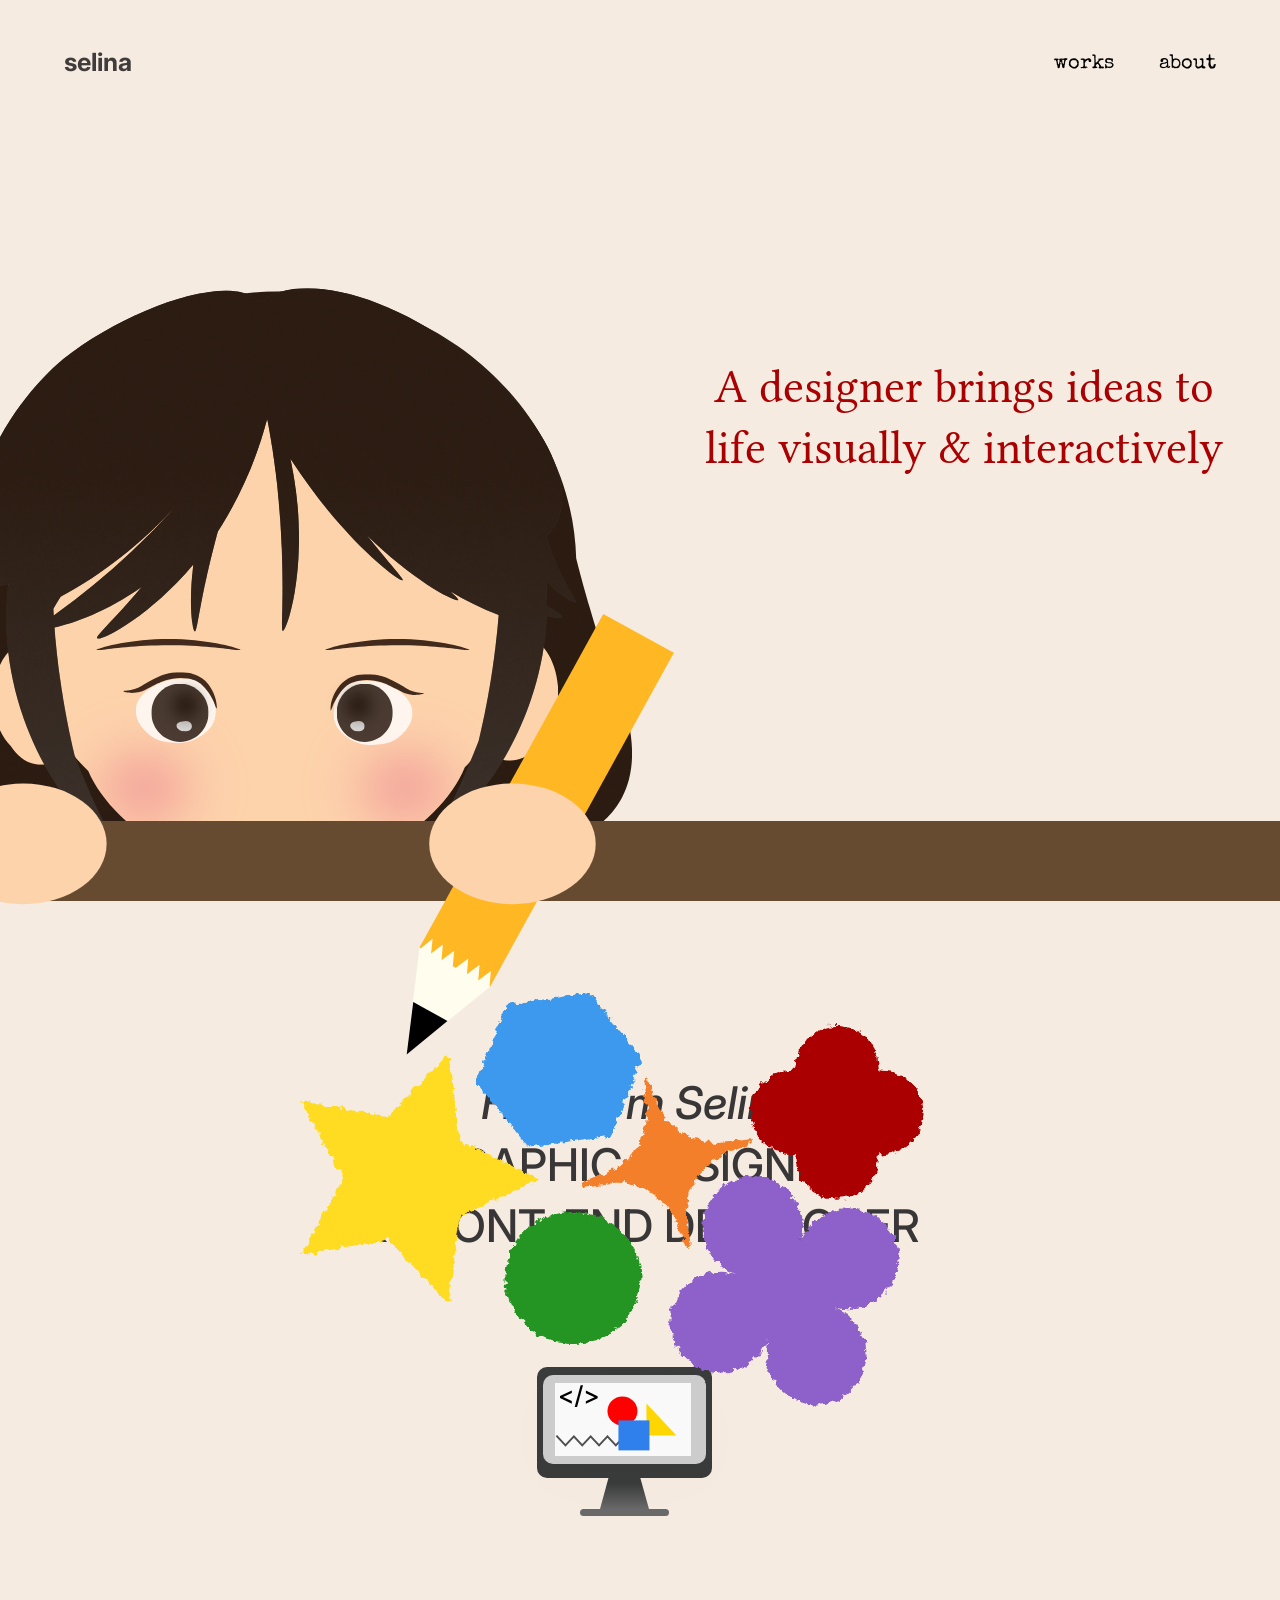
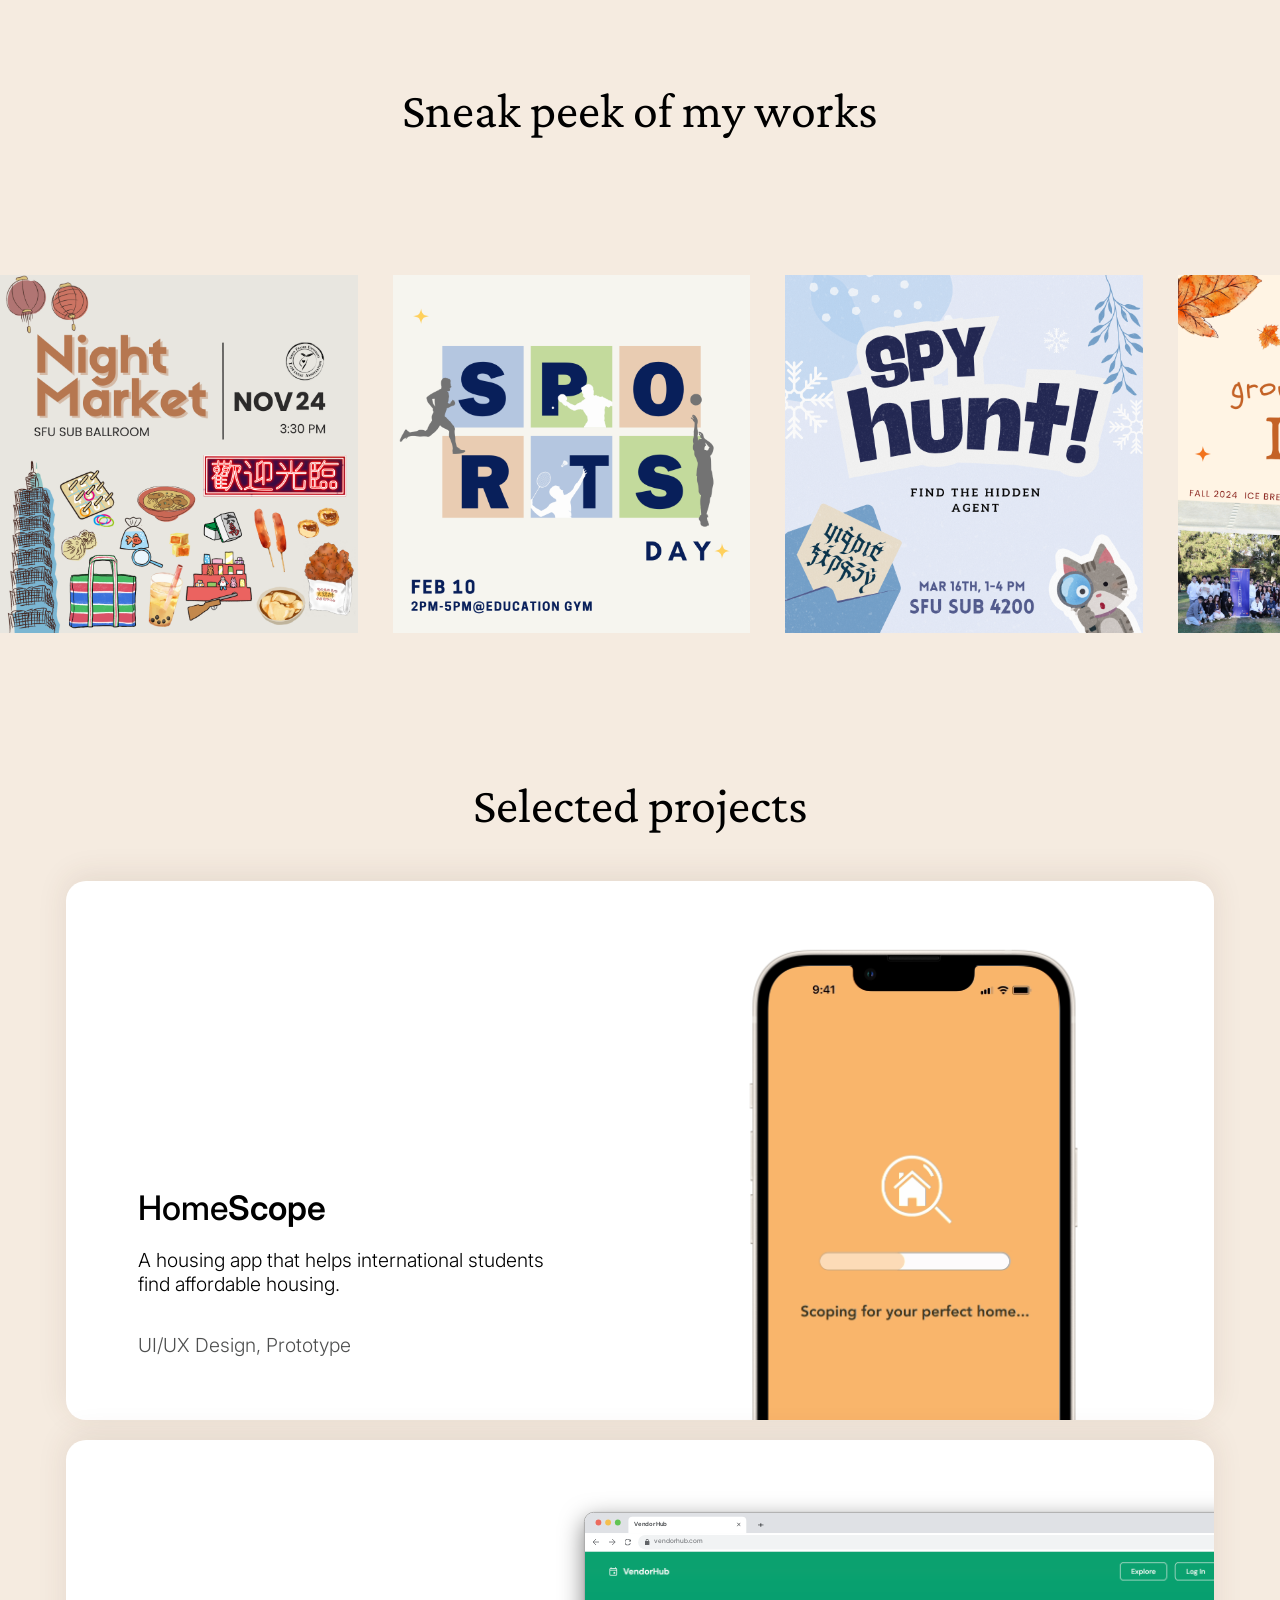
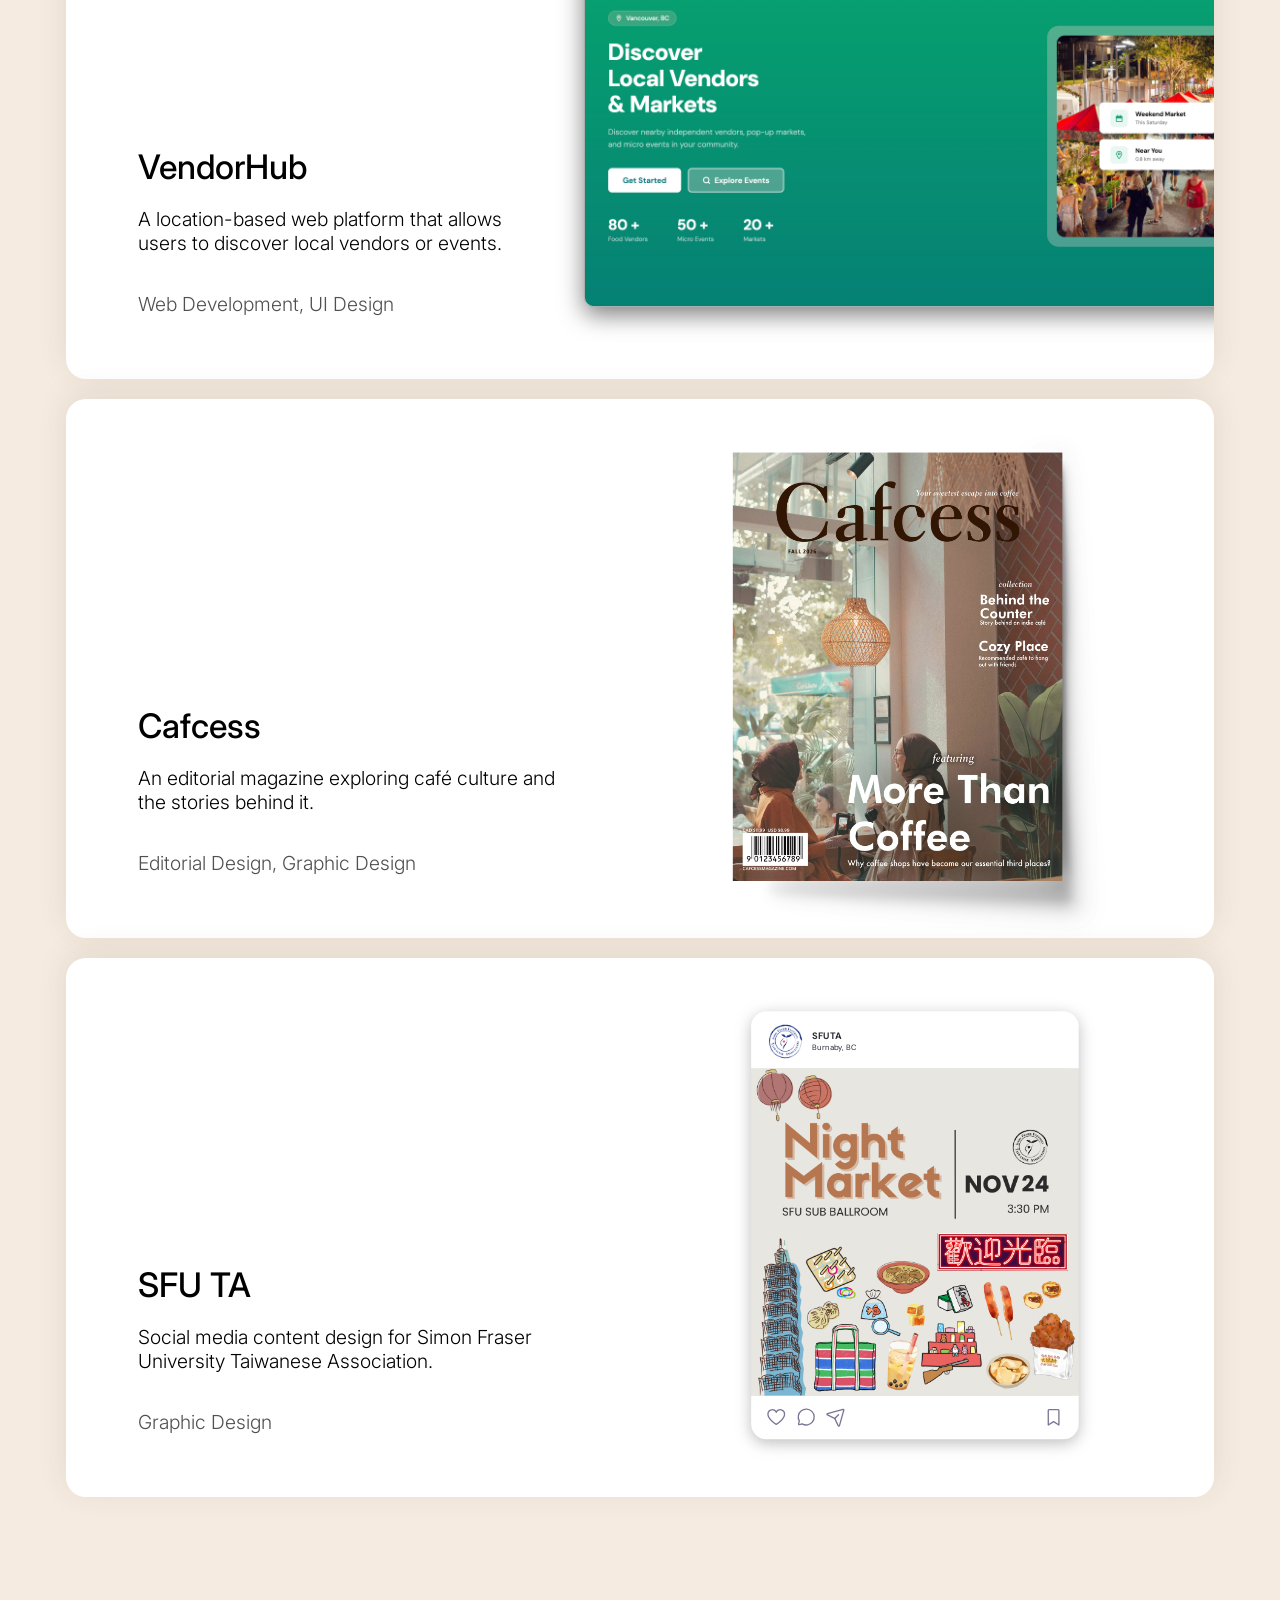
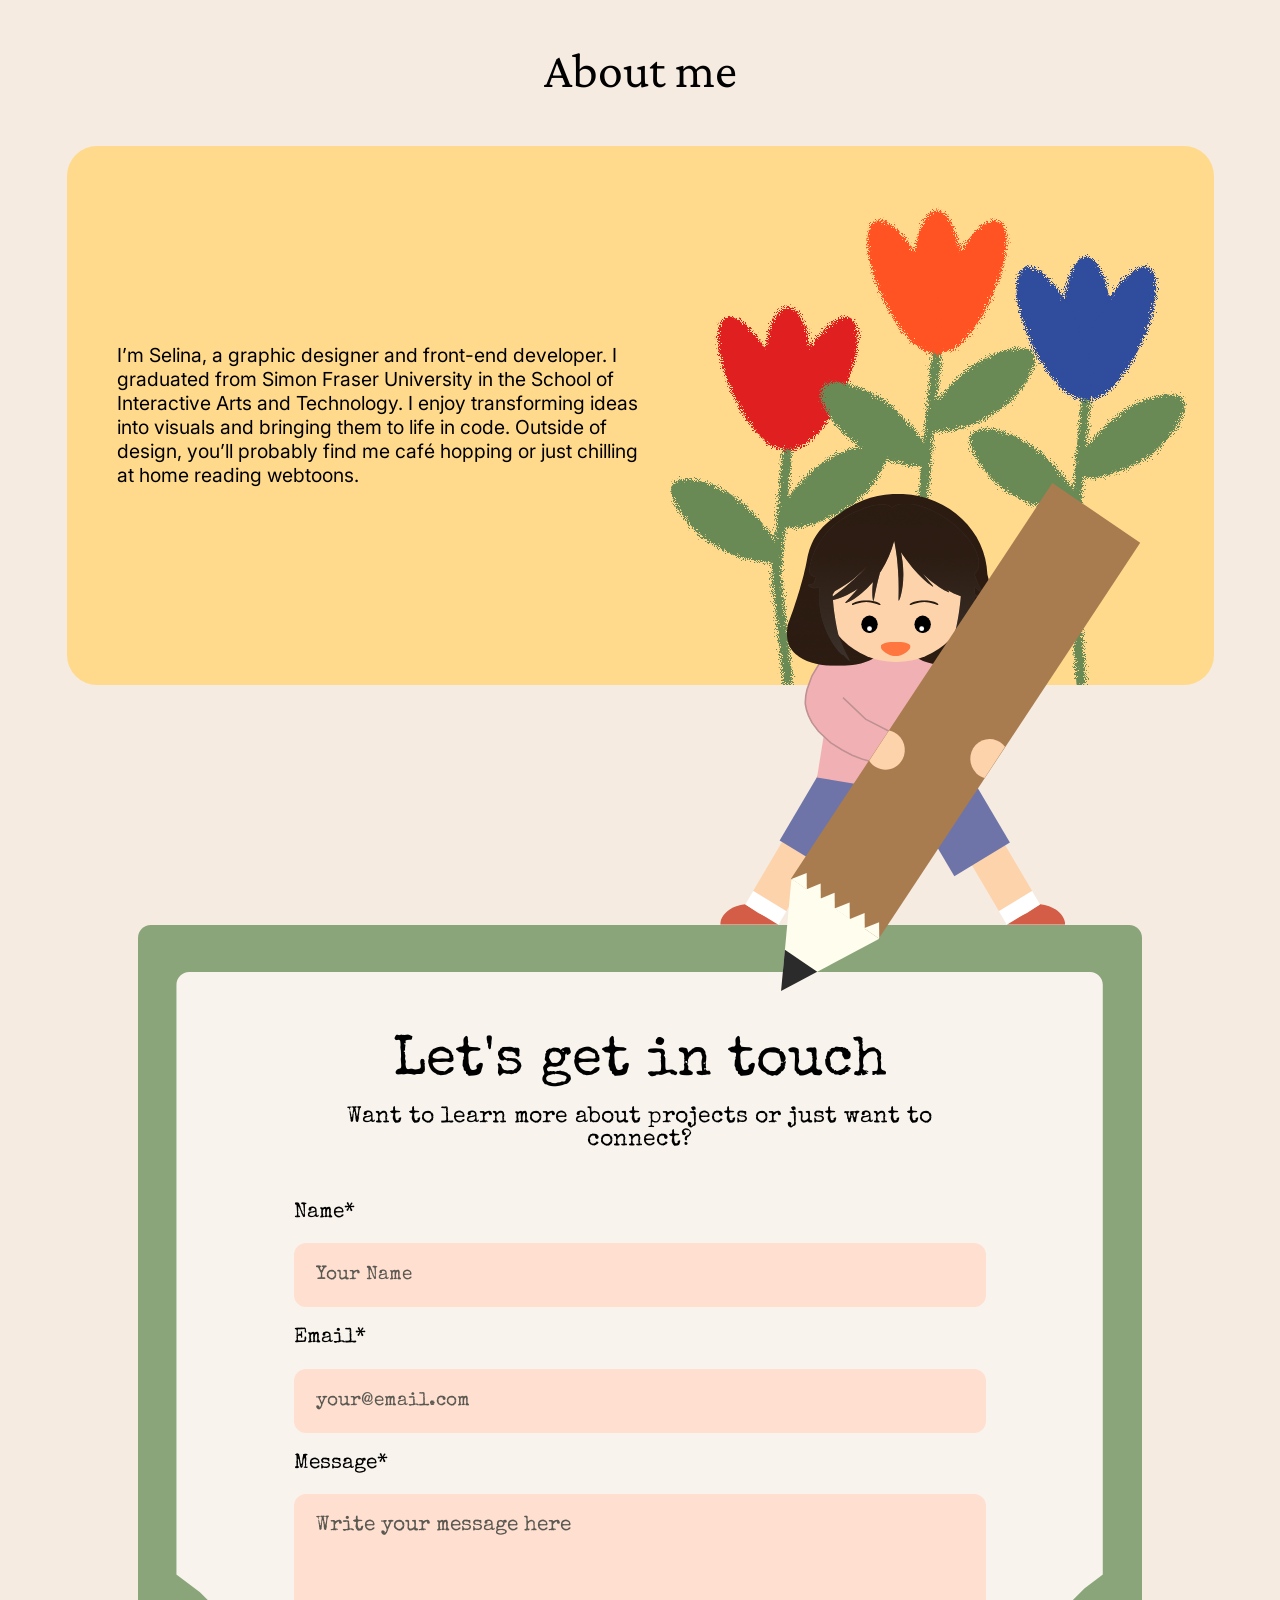
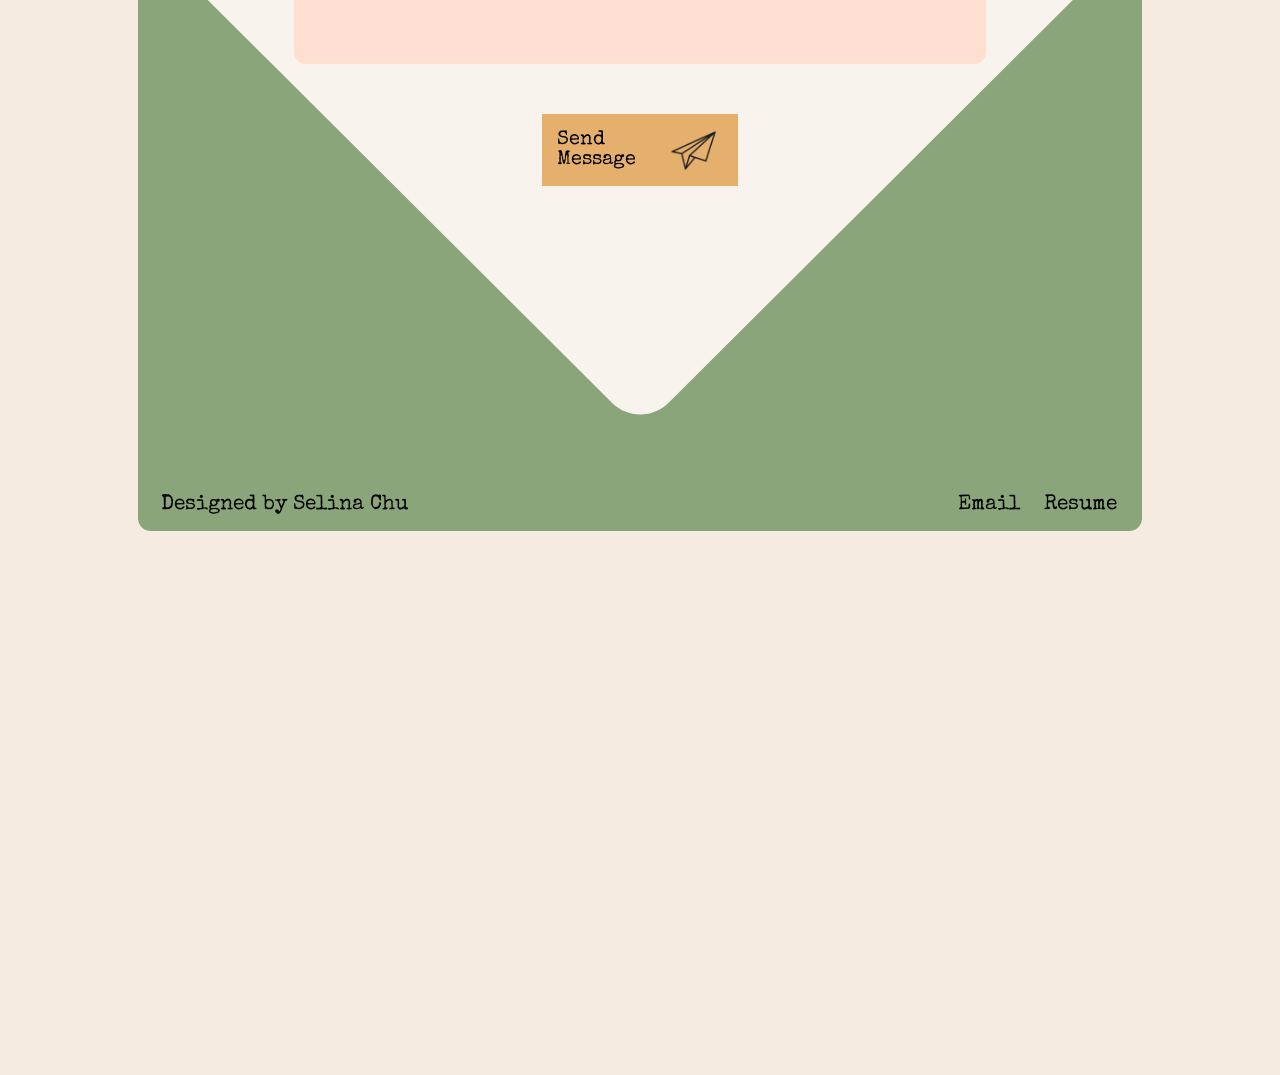
<file: index.html>
<!doctype html>
<html lang="en">
  <head>
    <!-- Google tag (gtag.js) -->
    <script async src="https://www.googletagmanager.com/gtag/js?id=G-80F9H3XEJ4"></script>
    <script>
      window.dataLayer = window.dataLayer || [];
      function gtag(){dataLayer.push(arguments);}
      gtag('js', new Date());

      gtag('config', 'G-80F9H3XEJ4');
    </script>
    <meta charset="UTF-8" />
    <meta name="viewport" content="width=device-width, initial-scale=1" />
    <title>Selina Chu</title>
    <link rel="icon" href="favicon/favicon.ico" sizes="any" />
    <link rel="icon" type="image/png" sizes="32x32" href="favicon/favicon-32.png" />
    <link rel="icon" type="image/png" sizes="16x16" href="favicon/favicon-16.png" />
    <link rel="apple-touch-icon" href="favicon/apple-touch-icon.png" />
    <meta name="description" content="Portfolio of Selina Chu" />
    <link rel="preconnect" href="https://fonts.googleapis.com" />
    <link rel="preconnect" href="https://fonts.gstatic.com" crossorigin />
    <link
      href="https://fonts.googleapis.com/css2?family=Crimson+Pro:wght@400&family=DM+Sans:opsz,wght@9..40,400;9..40,600;9..40,700&family=Inter:ital,wght@0,300;0,400;0,500;0,600;0,700;0,900;1,500&family=Libertinus+Serif&family=Special+Elite&display=swap"
      rel="stylesheet"
    />
    <link rel="stylesheet" href="styles.css" />
  </head>
  <body>
    <!-- Phone menu sheet (opened by the hamburger in the header) -->
    <div
      class="menu-sheet"
      id="menu-sheet"
      role="dialog"
      aria-modal="true"
      aria-label="Menu"
    >
      <div class="menu-top">
        <a class="menu-logo" href="#home">selina</a>
        <button type="button" class="menu-close" aria-label="Close menu">
          <span></span><span></span>
        </button>
      </div>
      <nav class="menu-links" aria-label="Menu">
        <a href="#work">works</a>
        <a href="#about">about</a>
      </nav>
    </div>
    <div class="page page--bleed">
      <!-- ============ HERO ============ -->
      <section id="home" class="hero">
        <header class="site-header">
          <div class="site-header-inner">
            <a class="logo" href="#home">selina</a>
            <nav class="nav" aria-label="Primary">
              <a href="#work">works</a>
              <a href="#about">about</a>
            </nav>
            <!-- phones: hamburger → menu sheet (#menu-sheet) -->
            <button
              type="button"
              class="menu-btn"
              aria-label="Open menu"
              aria-expanded="false"
              aria-controls="menu-sheet"
            >
              <span></span><span></span><span></span>
            </button>
          </div>
        </header>

        <h1 class="hero-title">
          A designer brings ideas to life visually & interactively
        </h1>

        <!-- Hero section -->
        <div class="hero-art" aria-hidden="true">
          <!-- Girl-head (behind the table) -->
          <div class="hero-layer">
            <div class="hero-frame">
              <div class="L" style="inset: 31.59% 46.01% -1.21% -0.03%">
                <img
                  class="fill"
                  src="assets/svg/hero-hair-textured.svg"
                  alt=""
                />
              </div>
              <div class="L" style="inset: 73.59% 51.5% 11.06% 41.89%">
                <img class="fill" src="assets/svg/hero-right-ear.svg" alt="" />
              </div>
              <div class="L" style="inset: 74.17% 87.38% 10.49% 6.01%">
                <img class="fill" src="assets/svg/hero-left-ear.svg" alt="" />
              </div>
              <div class="L" style="inset: 34.28% 52.74% -3.32% 7.13%">
                <img class="fill" src="assets/svg/hero-face-blush.svg" alt="" />
              </div>
              <div class="L" style="inset: 31.24% 50.2% 1.04% 4.12%">
                <img
                  class="fill"
                  src="assets/svg/hero-bang-textured.svg"
                  alt=""
                />
              </div>
              <!-- Eyes -->
              <div class="L" style="inset: 79.11% 62.48% 12.98% 31.55%">
                <img class="fill" src="assets/svg/hero-eye-v0.svg" alt="" />
              </div>
              <div class="L" style="inset: 78.87% 77.28% 13.22% 16.75%">
                <img class="fill" src="assets/svg/hero-eye-v1.svg" alt="" />
              </div>
              <div class="L" style="inset: 74.07% 75.4% 24.56% 13.74%">
                <img class="fill" src="assets/svg/hero-eye-v2.svg" alt="" />
              </div>
              <div class="L" style="inset: 74.05% 58.19% 24.58% 30.95%">
                <img class="fill" src="assets/svg/hero-eye-v3.svg" alt="" />
              </div>
              <div class="L" style="inset: 78.38% 61.65% 17.2% 31.36%">
                <img class="fill" src="assets/svg/hero-eye-v4.svg" alt="" />
              </div>
              <div class="L" style="inset: 79.54% 63.93% 13.36% 31.83%">
                <img class="fill" src="assets/svg/hero-eye-v5.svg" alt="" />
              </div>
              <div class="L" style="inset: 79.54% 77.82% 13.36% 17.93%">
                <img class="fill" src="assets/svg/hero-eye-v6.svg" alt="" />
              </div>
              <div class="L" style="inset: 84.18% 79.06% 14.59% 19.81%">
                <img class="fill" src="assets/svg/hero-eye-v7.svg" alt="" />
              </div>
              <div class="L" style="inset: 84.18% 66.04% 14.59% 32.82%">
                <img class="fill" src="assets/svg/hero-eye-v8.svg" alt="" />
              </div>
              <div class="L" style="inset: 66.96% 57.25% 2.66% 24.17%">
                <img
                  class="fill"
                  src="assets/img/hero-eye-right-rect.png"
                  alt=""
                />
              </div>
              <div class="L" style="inset: 66.96% 70.25% 2.66% 11.16%">
                <img
                  class="fill"
                  src="assets/img/hero-eye-left-rect.png"
                  alt=""
                />
              </div>
              <div class="L" style="inset: 78.18% 77.2% 17.4% 15.81%">
                <img class="fill" src="assets/svg/hero-eye-v9.svg" alt="" />
              </div>
            </div>
          </div>
          <!-- Table: always full screen width -->
          <div class="hero-table-bar"></div>
          <!-- Hands + pencil (in front of the table, locked to the girl) -->
          <div class="hero-layer">
            <div class="hero-frame">
              <div class="L hero-hands">
                <img
                  class="fill"
                  src="assets/svg/hero-hands-pencil.svg"
                  alt=""
                />
              </div>
            </div>
          </div>
        </div>
      </section>

      <!-- ============ BIO ============ -->
      <section class="bio" aria-label="Introduction">
        <div class="bio-stage">
          <div class="L bio-computer">
            <img src="assets/svg/computer.svg" alt="" />
          </div>
          <h2 class="bio-text">
            <span class="bio-hello">Hello! I'm Selina</span>
            <!-- <span class="bio-line"
              >I am a <span class="uc">Graphic Designer</span></span
            > -->
            <span class="uc">Graphic Designer</span>
            <span class="bio-line"
              >&amp; <span class="uc">Front-end Developer</span></span
            >
          </h2>
          <div class="L bio-right" data-drift="right" aria-hidden="true">
            <img
              class="fill float-b"
              src="assets/svg/bio-right-shape.svg"
              alt=""
            />
          </div>
          <div class="L bio-left" data-drift="left" aria-hidden="true">
            <img class="float-a" src="assets/svg/bio-left-shape.svg" alt="" />
          </div>
        </div>
      </section>

      <!-- ============ SNEAK PEAK ============ -->
      <section class="sneak" aria-labelledby="sneak-title">
        <h2 id="sneak-title" class="section-title">Sneak peek of my works</h2>
        <div class="marquee">
          <div class="marquee-track">
            <ul class="marquee-group">
              <li>
                <img
                  src="assets/img/night-market.png"
                  alt="Night Market poster"
                />
              </li>
              <li>
                <img src="assets/img/sports-day.png" alt="Sports Day poster" />
              </li>
              <li>
                <img
                  src="assets/img/winter-scavenger-hunt.png"
                  alt="Winter Scavenger Hunt poster"
                />
              </li>
              <li><img src="assets/img/group-post.png" alt="Group post" /></li>
              <li><img src="assets/img/ib-recap.png" alt="IB Recap post" /></li>
              <li class="tall">
                <img src="assets/img/picnic-day.png" alt="Picnic Day poster" />
              </li>
            </ul>
            <ul class="marquee-group" aria-hidden="true">
              <li><img src="assets/img/night-market.png" alt="" /></li>
              <li><img src="assets/img/sports-day.png" alt="" /></li>
              <li><img src="assets/img/winter-scavenger-hunt.png" alt="" /></li>
              <li><img src="assets/img/group-post.png" alt="" /></li>
              <li><img src="assets/img/ib-recap.png" alt="" /></li>
              <li class="tall">
                <img src="assets/img/picnic-day.png" alt="" />
              </li>
            </ul>
          </div>
        </div>
      </section>
    </div>
    <div class="page">
      <!-- ============ SELECTED PROJECTS ============ -->
      <section id="work" class="selected" aria-labelledby="work-title">
        <div class="project-stack">
          <!-- The heading sits on top of the first card and moves with it: when the
           first card stops in the middle of the screen the heading stays right
           above it, then the 2nd–4th cards slide up over the first card. -->
          <div class="project-first">
            <h2 id="work-title" class="section-title">Selected projects</h2>

            <!-- HomeScope -->
            <article class="project r20 is-linked">
              <a
                class="card-link"
                href="homescope.html"
                aria-label="View the HomeScope case study"
              ></a>
              <div class="stage-wrap project-visual" aria-hidden="true">
                <div class="stage" style="--fw: 1188; --fh: 558">
                  <div class="L iphone mockup">
                    <img
                      class="L iphone-screen"
                      src="assets/img/homescope-screen.png"
                      alt=""
                    />
                    <img
                      class="L iphone-frame"
                      src="assets/img/iphone-homescope.png"
                      alt=""
                    />
                  </div>
                </div>
              </div>
              <div class="project-text">
                <h3>
                  <span class="w500">Home</span><span class="w600">Scope</span>
                </h3>
                <p class="desc">
                  A housing app that helps international students find
                  affordable housing.
                </p>
                <p class="tags">UI/UX Design, Prototype</p>
              </div>
            </article>
          </div>

          <!-- VendorHub -->
          <article class="project r30 is-linked">
            <a
              class="card-link"
              href="vendorhub.html"
              aria-label="Open the VendorHub case study"
            ></a>
            <div class="stage-wrap project-visual" aria-hidden="true">
              <div class="stage" style="--fw: 1188; --fh: 558">
                <div class="L browser mockup">
                  <div class="chrome-tabbar">
                    <div class="chrome-dots">
                      <i style="background: #ec6b5e"></i
                      ><i style="background: #f4bf4f"></i
                      ><i style="background: #61c453"></i>
                    </div>
                    <div class="chrome-tab">
                      <span class="chrome-tab-title">VendorHub</span>
                      <svg
                        class="chrome-tab-x"
                        viewBox="0 0 10 10"
                        aria-hidden="true"
                      >
                        <path
                          d="M1.5 1.5l7 7M8.5 1.5l-7 7"
                          stroke="#3d4043"
                          stroke-width="1.6"
                          stroke-linecap="round"
                        />
                      </svg>
                    </div>
                    <img
                      class="chrome-plus"
                      src="assets/svg/chrome-plus.svg"
                      alt=""
                    />
                    <img
                      class="chrome-chevron"
                      src="assets/svg/chrome-chevron.svg"
                      alt=""
                    />
                  </div>
                  <div class="chrome-nav">
                    <img
                      class="ci ci-back"
                      src="assets/svg/chrome-back.svg"
                      alt=""
                    />
                    <img
                      class="ci ci-forward"
                      src="assets/svg/chrome-back.svg"
                      alt=""
                      style="transform: translateY(-50%) scaleX(-1)"
                    />
                    <img
                      class="ci ci-reload"
                      src="assets/svg/chrome-refresh.svg"
                      alt=""
                    />
                    <div class="chrome-search">
                      <img
                        class="ci ci-lock"
                        src="assets/svg/chrome-padlock.svg"
                        alt=""
                      />
                      <span class="chrome-url">vendorhub.com</span>
                      <img
                        class="ci ci-share"
                        src="assets/svg/chrome-share.svg"
                        alt=""
                      />
                      <img
                        class="ci ci-star"
                        src="assets/svg/chrome-star.svg"
                        alt=""
                      />
                    </div>
                    <img
                      class="ci ci-ext"
                      src="assets/svg/chrome-extension.svg"
                      alt=""
                    />
                    <img
                      class="ci ci-toggle"
                      src="assets/svg/chrome-toggle.svg"
                      alt=""
                    />
                    <img
                      class="ci ci-more"
                      src="assets/svg/chrome-more.svg"
                      alt=""
                    />
                  </div>
                  <div class="chrome-shadow"></div>
                  <div class="browser-screen">
                    <img src="assets/img/vendorhub-screen.png" alt="" />
                  </div>
                </div>
              </div>
            </div>
            <div class="project-text">
              <h3 class="w500">VendorHub</h3>
              <p class="desc">
                A location-based web platform that allows users to discover
                local vendors or events.
              </p>
              <p class="tags">Web Development, UI Design</p>
            </div>
          </article>

          <!-- Cafcess -->
          <article class="project r20 is-linked">
            <a
              class="card-link"
              href="cafcess.html"
              aria-label="Open the Cafcess case study"
            ></a>
            <div class="stage-wrap project-visual" aria-hidden="true">
              <div class="stage" style="--fw: 1188; --fh: 558">
                <div class="L magazine-wrap mockup">
                  <div class="magazine">
                    <img
                      class="L mag-shadow"
                      src="assets/img/cafcess-shadow.png"
                      alt=""
                    />
                    <img
                      class="L mag-body"
                      src="assets/img/cafcess-body.png"
                      alt=""
                    />
                    <div class="L mag-cover-wrap">
                      <img
                        class="mag-cover"
                        src="assets/img/cafcess-cover.png"
                        alt=""
                      />
                    </div>
                  </div>
                </div>
              </div>
            </div>
            <div class="project-text">
              <h3 class="w500">Cafcess</h3>
              <p class="desc">
                An editorial magazine exploring café culture and the stories
                behind it.
              </p>
              <p class="tags">Editorial Design, Graphic Design</p>
            </div>
          </article>

          <!-- SFU TA -->
          <article class="project r30 is-linked">
            <a
              class="card-link"
              href="sfuta.html"
              aria-label="Open the SFU TA case study"
            ></a>
            <div class="stage-wrap project-visual" aria-hidden="true">
              <div class="stage" style="--fw: 1188; --fh: 558">
                <div class="L insta mockup">
                  <div class="insta-top">
                    <img
                      class="insta-logo"
                      src="assets/img/sfuta-logo.png"
                      alt=""
                    />
                    <span class="insta-name">SFUTA</span>
                    <span class="insta-loc">Burnaby, BC</span>
                  </div>
                  <img
                    class="insta-post"
                    src="assets/img/night-market.png"
                    alt=""
                  />
                  <div class="insta-bottom">
                    <div class="insta-actions">
                      <img src="assets/svg/ig-heart.svg" alt="" />
                      <img src="assets/svg/ig-chat.svg" alt="" />
                      <img src="assets/svg/ig-send.svg" alt="" />
                    </div>
                    <img src="assets/svg/ig-bookmark.svg" alt="" />
                  </div>
                </div>
              </div>
            </div>
            <div class="project-text">
              <h3 class="w500">SFU TA</h3>
              <p class="desc">
                Social media content design for Simon Fraser University
                Taiwanese Association.
              </p>
              <p class="tags">Graphic Design</p>
            </div>
          </article>
        </div>
      </section>

      <!-- ============ ABOUT ME ============ -->
      <section id="about" class="about" aria-labelledby="about-title">
        <h2 id="about-title" class="section-title">About me</h2>
        <!-- One card at every size: the card resizes; flowers + girl are drawn on a 1187×905
         art box (card = top 558px) and scaled/anchored by JS (--as/--ax/--ay). -->
        <div class="about-block">
          <!-- yellow About me card -->
          <div class="about-card">
            <p class="about-text">
              I’m Selina, a graphic designer and front-end developer. I
              graduated from Simon Fraser University in the School of
              Interactive Arts and Technology. I enjoy transforming ideas into
              visuals and bringing them to life in code. Outside of design,
              you’ll probably find me café hopping or just chilling at home
              reading webtoons.
            </p>
            <div class="about-art" aria-hidden="true">
              <div class="flowers">
                <div
                  class="flower"
                  style="
                    width: 250.814px;
                    height: 391.673px;
                    margin-right: -96px;
                  "
                >
                  <img
                    style="inset: -1.66% 0 -1.79% 0"
                    src="assets/svg/flower-red.svg"
                    alt=""
                  />
                </div>
                <div
                  class="flower"
                  style="
                    width: 250.815px;
                    height: 491.431px;
                    margin-right: -96px;
                  "
                >
                  <img
                    style="inset: -1.32% 0 -1.37% 0"
                    src="assets/svg/flower-orange.svg"
                    alt=""
                  />
                </div>
                <div class="flower" style="width: 250.816px; height: 443.421px">
                  <img
                    style="inset: -1.47% 0 -1.54% 0"
                    src="assets/svg/flower-blue.svg"
                    alt=""
                  />
                </div>
              </div>
            </div>
          </div>
          <!-- girl w/ pencil (in front of the card, same relative position) -->
          <div class="about-art about-girl-layer" aria-hidden="true">
            <div class="girl">
              <img
                class="L"
                style="
                  left: 869.82px;
                  top: 639.02px;
                  width: 162.892px;
                  height: 166.998px;
                "
                src="assets/svg/girl-right-leg.svg"
                alt=""
              />
              <img
                class="L"
                style="
                  left: 676px;
                  top: 636.93px;
                  width: 167.319px;
                  height: 169.091px;
                "
                src="assets/svg/girl-left-leg.svg"
                alt=""
              />
              <img
                class="L"
                style="
                  left: 749.52px;
                  top: 465.81px;
                  width: 189.752px;
                  height: 201.423px;
                "
                src="assets/svg/girl-shirt.svg"
                alt=""
              />
              <!-- face -->
              <div class="L" style="inset: 39.77% 18.28% 40.56% 62.76%">
                <img
                  class="fill"
                  src="assets/svg/girl-hair-textured.svg"
                  alt=""
                />
              </div>
              <img
                class="L"
                style="left: 779px; top: 375px; width: 158px; height: 159px"
                src="assets/svg/girl-face.svg"
                alt=""
              />
              <div class="L" style="inset: 40.83% 20.14% 41.14% 64.62%">
                <img
                  class="fill"
                  src="assets/svg/girl-bang-textured.svg"
                  alt=""
                />
              </div>
              <img
                class="L"
                style="left: 812px; top: 470px; width: 90px; height: 34px"
                src="assets/svg/girl-eyes.svg"
                alt=""
              />
              <div class="L" style="inset: 56.67% 26.45% 41.67% 70.94%">
                <img class="fill" src="assets/svg/girl-mouth.svg" alt="" />
              </div>
              <!-- pencil -->
              <div
                class="L pencil-box"
                style="
                  left: 749.51px;
                  top: 349px;
                  width: 361.055px;
                  height: 471.081px;
                "
              >
                <div class="pencil-tilt"><div class="pencil-body"></div></div>
              </div>
              <div
                class="L pencil-box"
                style="
                  left: 693.52px;
                  top: 746.68px;
                  width: 154.546px;
                  height: 158.489px;
                "
              >
                <div class="pencil-tilt">
                  <img
                    style="display: block; width: 109.683px; height: 115.931px"
                    src="assets/svg/pencil-front.svg"
                    alt=""
                  />
                </div>
              </div>
              <img
                class="L"
                style="
                  left: 828.99px;
                  top: 602.43px;
                  width: 147.257px;
                  height: 53.561px;
                "
                src="assets/svg/girl-hand.svg"
                alt=""
              />
            </div>
          </div>
        </div>
      </section>

      <!-- ============ CONTACT ============ -->
      <section id="contact" class="contact" aria-labelledby="contact-title">
        <img
          class="envelope"
          src="assets/svg/envelope.svg"
          alt=""
          aria-hidden="true"
        />
        <div class="contact-inner">
          <div class="contact-head">
            <h2 id="contact-title">Let's get in touch</h2>
            <p>Want to learn more about projects or just want to connect?</p>
          </div>
          <!-- Messages are delivered to selinachu456@gmail.com via FormSubmit (formsubmit.co).
           The very first submission sends an activation email to that inbox — click "Activate Form" once. -->
          <form
            class="contact-form"
            id="contact-form"
            action="https://formsubmit.co/selinachu456@gmail.com"
            method="POST"
            novalidate
          >
            <input
              type="hidden"
              name="_subject"
              value="New message from your portfolio"
            />
            <input type="hidden" name="_template" value="table" />
            <input type="hidden" name="_captcha" value="false" />
            <input
              type="text"
              name="_honey"
              class="hp"
              tabindex="-1"
              autocomplete="off"
              aria-hidden="true"
            />
            <label for="cf-name">Name*</label>
            <input
              id="cf-name"
              name="name"
              type="text"
              placeholder="Your Name"
              autocomplete="name"
              required
            />
            <label for="cf-email">Email*</label>
            <input
              id="cf-email"
              name="email"
              type="email"
              placeholder="your@email.com"
              autocomplete="email"
              required
            />
            <label for="cf-message">Message*</label>
            <textarea
              id="cf-message"
              name="message"
              placeholder="Write your message here"
              required
            ></textarea>
            <p class="form-status" role="status" aria-live="polite"></p>
            <button type="submit" class="send-btn">
              <span>Send Message</span>
              <img src="assets/img/send-icon.png" alt="" />
            </button>
          </form>
        </div>
        <footer class="site-footer">
          <p>Designed by Selina Chu</p>
          <div class="footer-links">
            <button
              type="button"
              class="copy-email"
              data-email="selinachu456@gmail.com"
              aria-describedby="copy-tip"
            >
              Email
              <span
                class="copy-tip"
                id="copy-tip"
                role="status"
                aria-live="polite"
                >copy email</span
              >
            </button>
            <a
              href="https://drive.google.com/file/d/12h9v1fJZ1apxLBxtXbHRCwmv983nA5Uq/view?usp=sharing"
              target="_blank"
              rel="noopener"
              >Resume</a
            >
          </div>
        </footer>
      </section>
    </div>

    <!-- ============ SHAPES BOTTOM (Matter.js physics) — full screen width ============ -->
    <section
      class="shapes-drop"
      id="shapes-drop"
      aria-label="THANKS FOR DROPPING BY!"
    >
      <p class="sr-only">THANKS FOR DROPPING BY!</p>
      <p class="thanks-static" aria-hidden="true">THANKS FOR DROPPING BY!</p>
      <img
        class="shapes-static"
        src="assets/svg/shapes-bottom.svg"
        alt=""
        aria-hidden="true"
      />
    </section>

    <script src="vendor/decomp.min.js"></script>
    <script src="vendor/matter.min.js"></script>
    <script src="js/main.js"></script>
    <script src="js/shapes-physics.js"></script>
  </body>
</html>
</file>
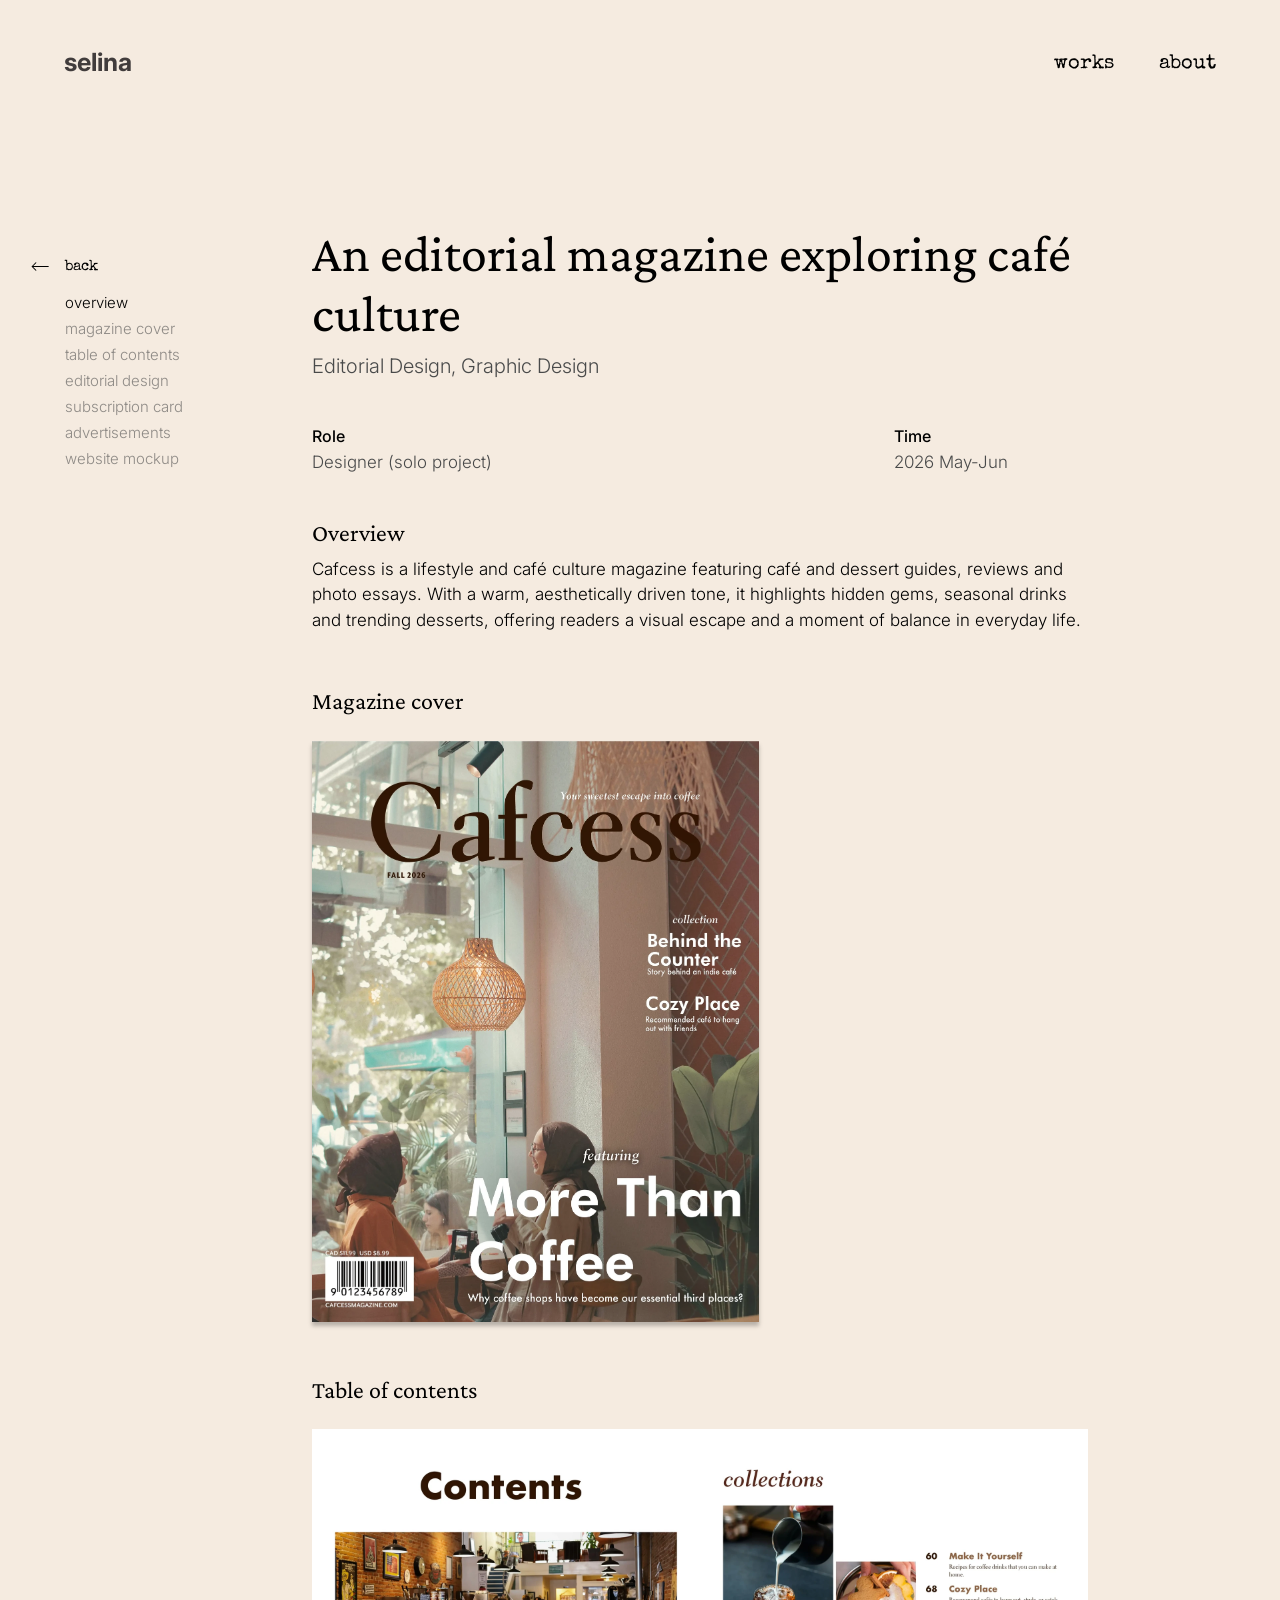
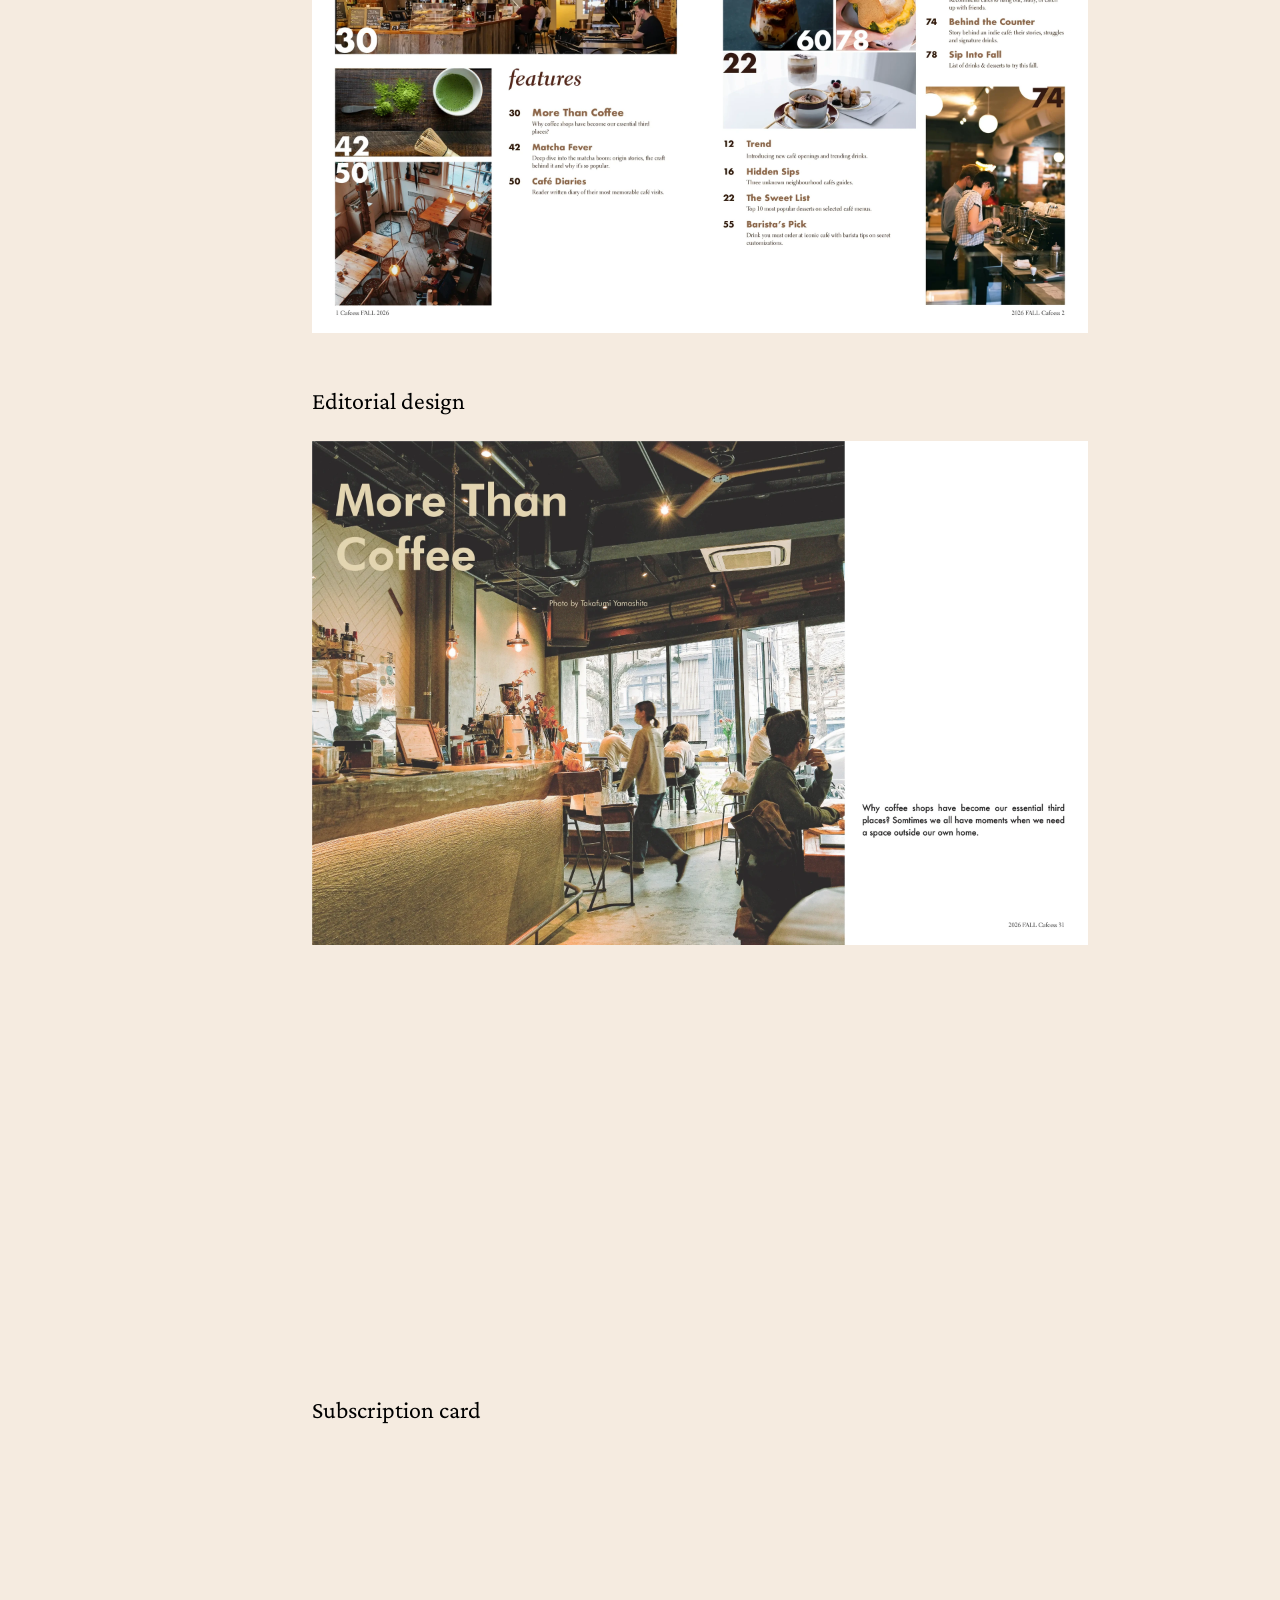
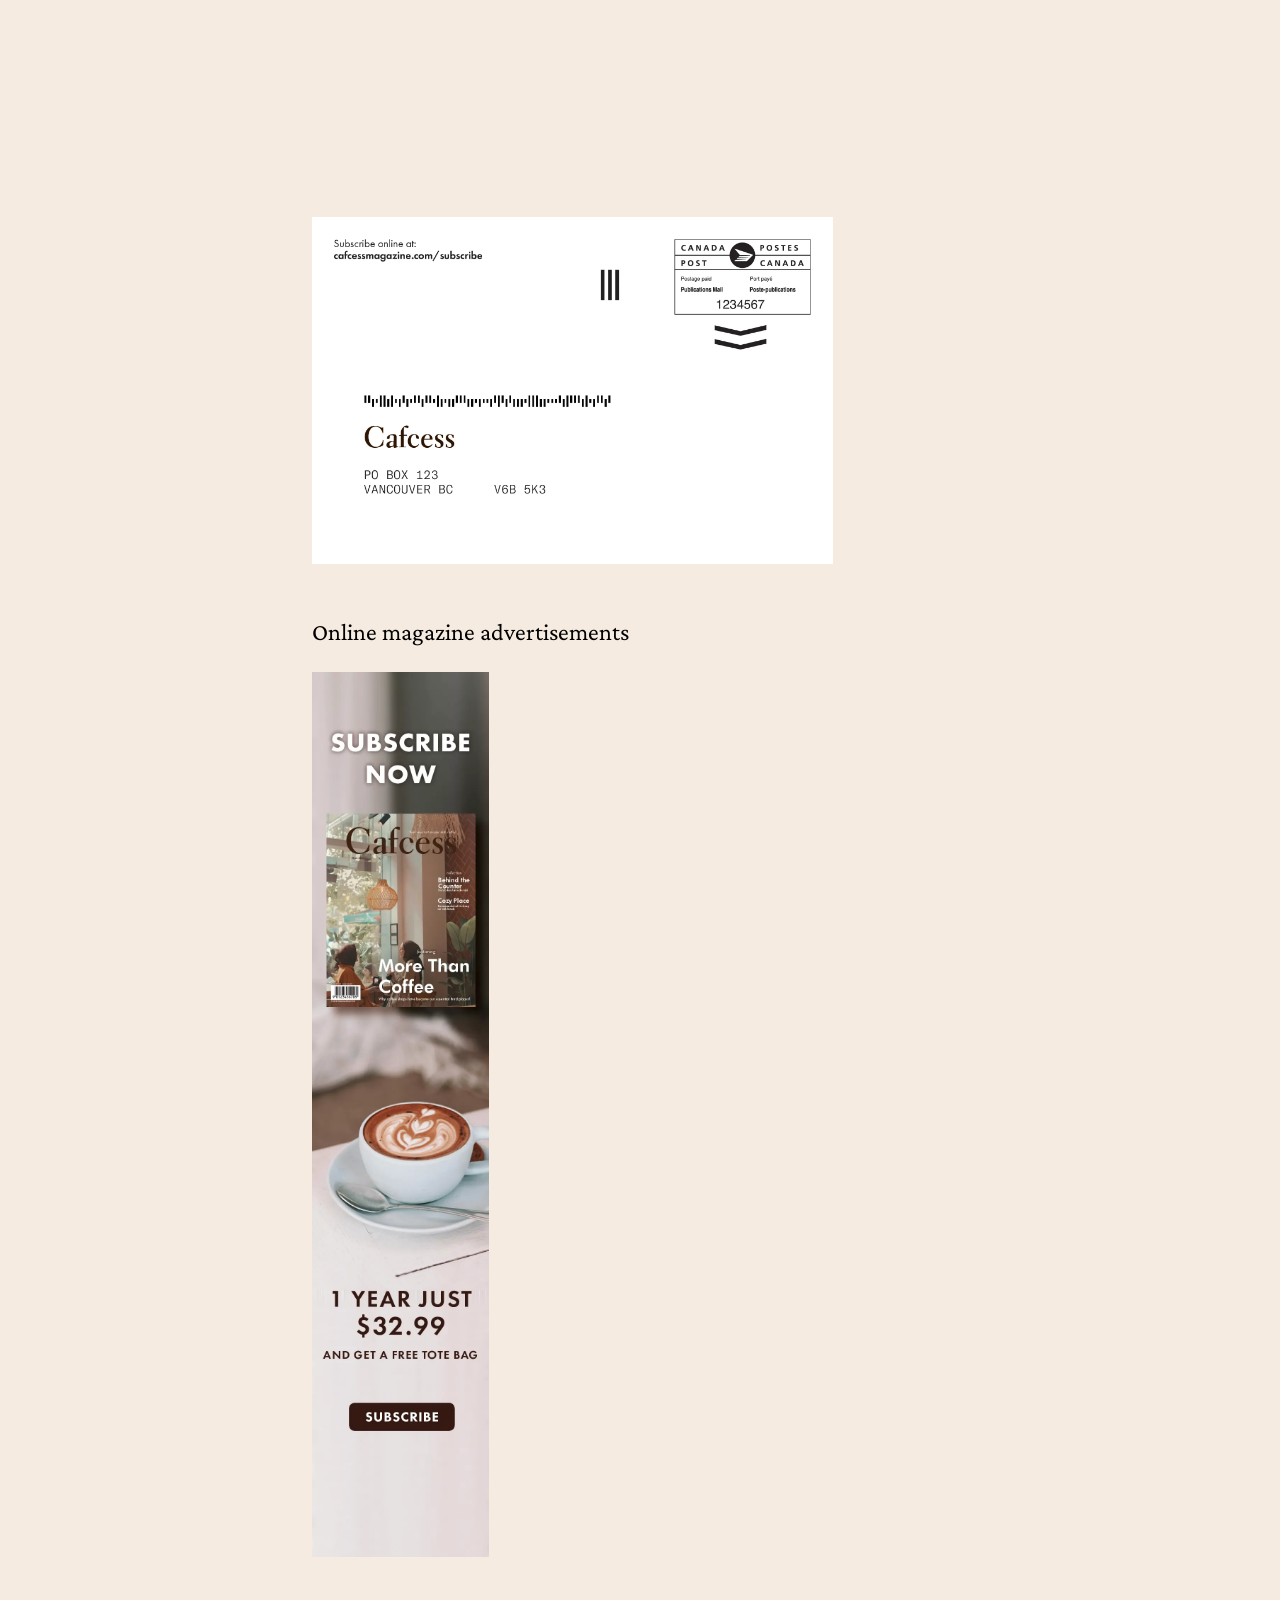
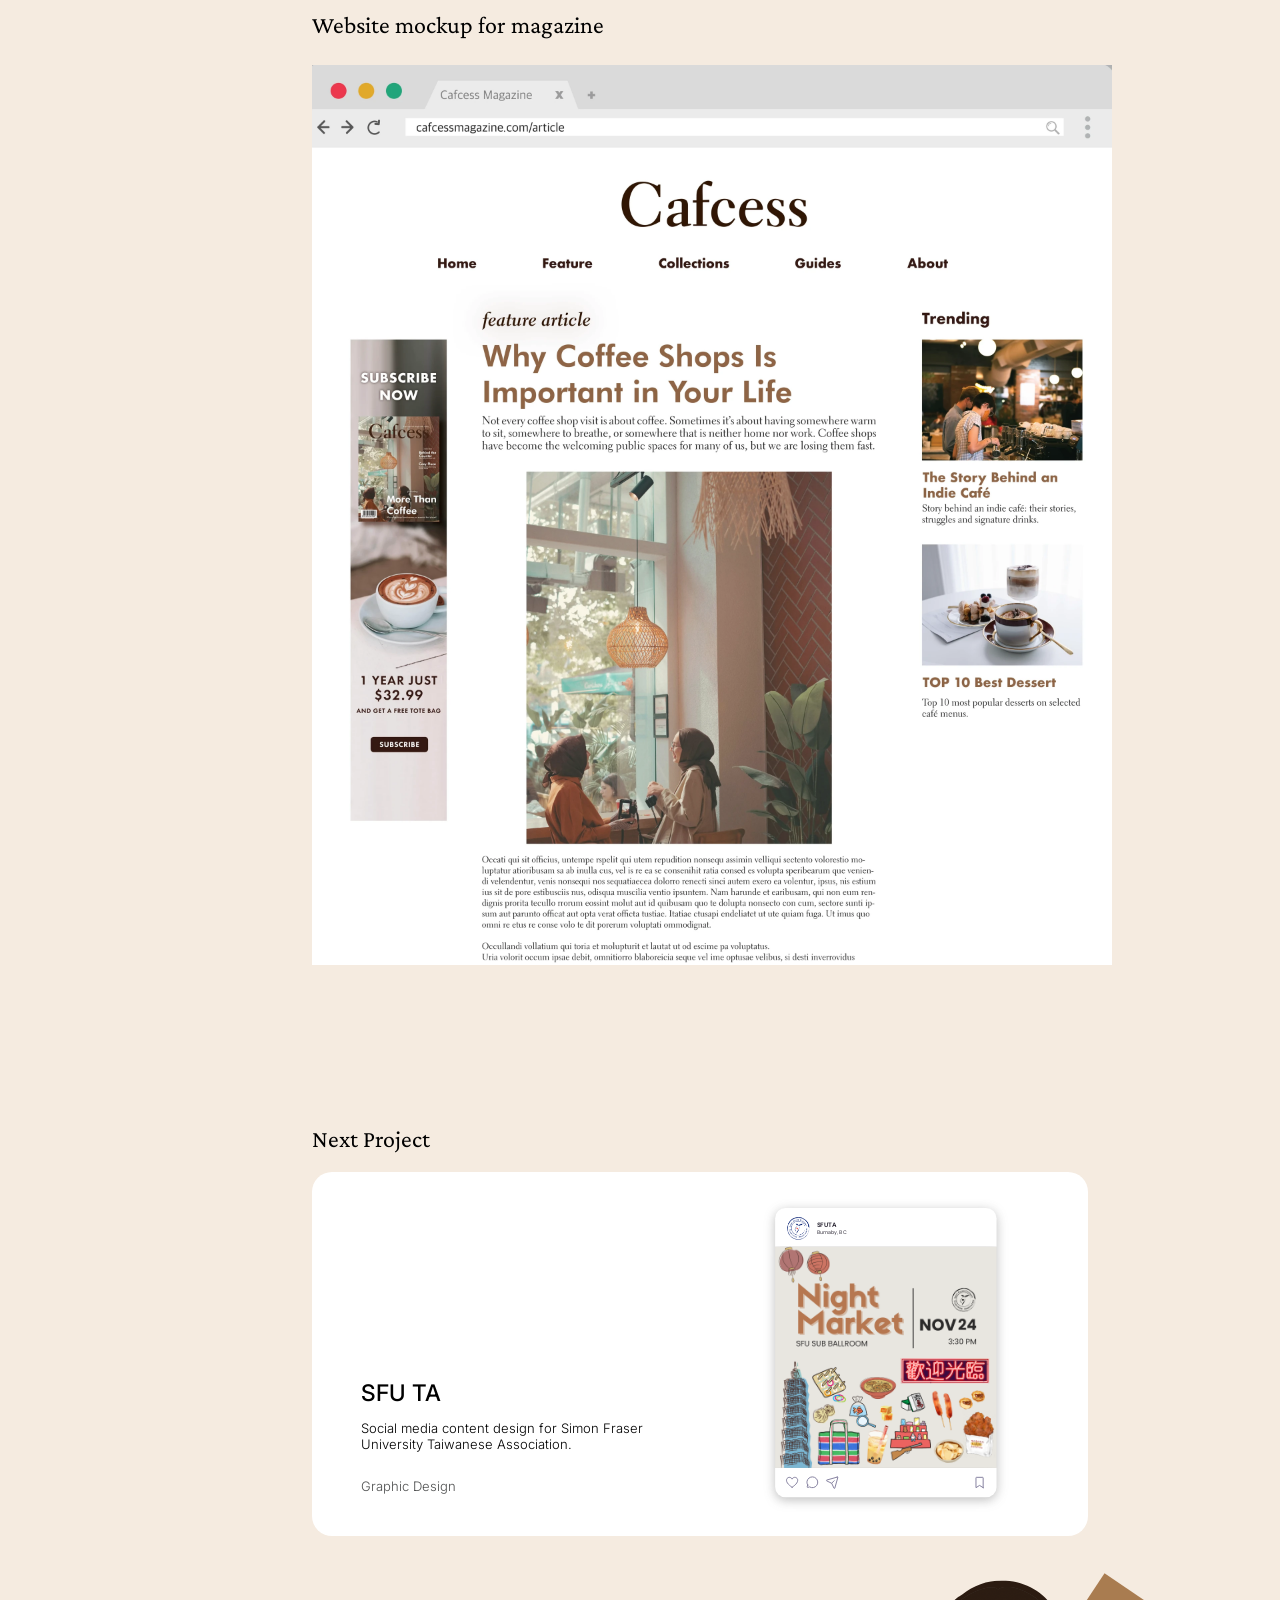
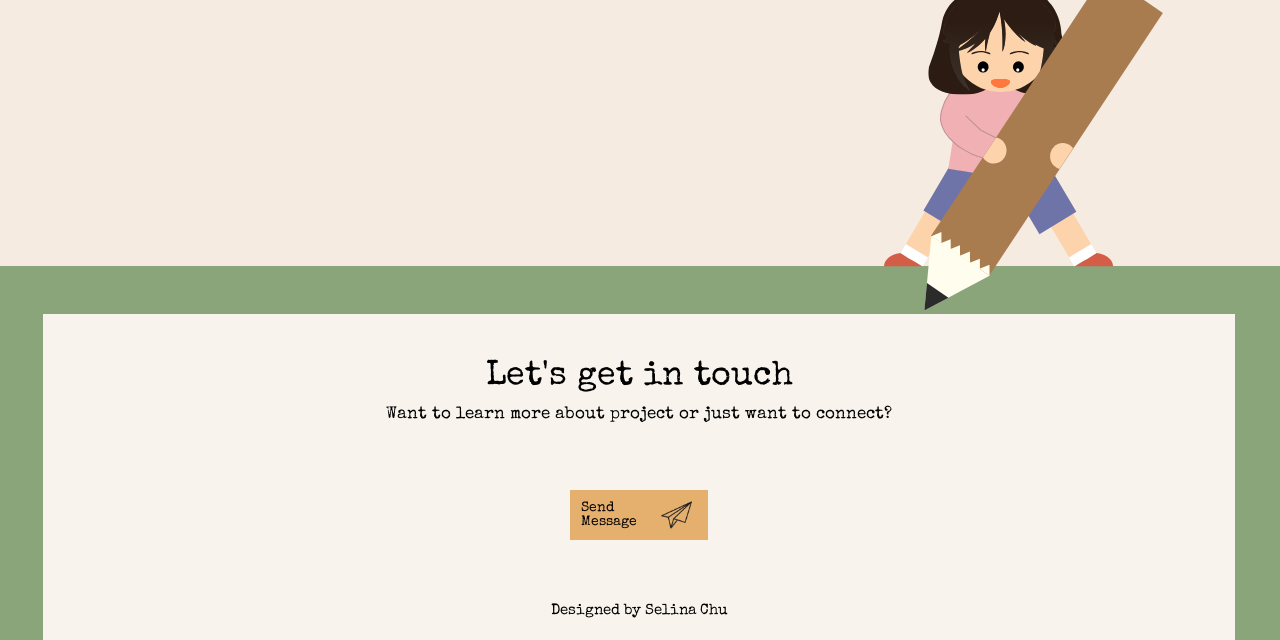
<file: cafcess.html>
<!doctype html>
<html lang="en">
  <head>
    <!-- Google tag (gtag.js) -->
    <script async src="https://www.googletagmanager.com/gtag/js?id=G-80F9H3XEJ4"></script>
    <script>
      window.dataLayer = window.dataLayer || [];
      function gtag(){dataLayer.push(arguments);}
      gtag('js', new Date());

      gtag('config', 'G-80F9H3XEJ4');
    </script>
    <meta charset="UTF-8" />
    <meta name="viewport" content="width=device-width, initial-scale=1" />
    <title>Cafcess | Selina Chu</title>
    <link rel="icon" href="favicon/favicon.ico" sizes="any" />
    <link rel="icon" type="image/png" sizes="32x32" href="favicon/favicon-32.png" />
    <link rel="icon" type="image/png" sizes="16x16" href="favicon/favicon-16.png" />
    <link rel="apple-touch-icon" href="favicon/apple-touch-icon.png" />
    <meta
      name="description"
      content="Cafcess: an editorial magazine exploring café culture."
    />
    <link rel="preconnect" href="https://fonts.googleapis.com" />
    <link rel="preconnect" href="https://fonts.gstatic.com" crossorigin />
    <link
      href="https://fonts.googleapis.com/css2?family=Crimson+Pro:wght@400;600&family=DM+Sans:opsz,wght@9..40,400;9..40,600;9..40,700&family=Inter:ital,wght@0,300;0,400;0,500;0,600;0,700;0,900;1,500&family=Special+Elite&display=swap"
      rel="stylesheet"
    />
    <link rel="stylesheet" href="styles.css" />
    <link rel="stylesheet" href="work.css" />
  </head>
  <body class="work-page">
    <!-- Phone menu sheet (opened by the hamburger in the header) -->
    <div
      class="menu-sheet"
      id="menu-sheet"
      role="dialog"
      aria-modal="true"
      aria-label="Menu"
    >
      <div class="menu-top">
        <a class="menu-logo" href="index.html">selina</a>
        <button type="button" class="menu-close" aria-label="Close menu">
          <span></span><span></span>
        </button>
      </div>
      <nav class="menu-links" aria-label="Menu">
        <a href="index.html#work">works</a>
        <a href="index.html#about">about</a>
      </nav>
    </div>

    <!-- Header: same as the home page -->
    <div class="work-header">
      <header class="site-header">
        <div class="site-header-inner">
          <a class="logo" href="index.html">selina</a>
          <nav class="nav" aria-label="Primary">
            <a href="index.html#work">works</a>
            <a href="index.html#about">about</a>
          </nav>
          <!-- phones: hamburger → menu sheet (#menu-sheet) -->
          <button
            type="button"
            class="menu-btn"
            aria-label="Open menu"
            aria-expanded="false"
            aria-controls="menu-sheet"
          >
            <span></span><span></span><span></span>
          </button>
        </div>
      </header>
    </div>

    <div class="work-layout">
      <!-- Left: back link + section nav (active section turns black while scrolling) -->
      <aside class="work-side">
        <a class="back-link" href="index.html#work">
          <svg
            class="back-arrow"
            width="24"
            height="12"
            viewBox="0 0 24 12"
            aria-hidden="true"
          >
            <path
              d="M23 6H1.5M6.5 1 1.5 6l5 5"
              fill="none"
              stroke="currentColor"
              stroke-width="1.4"
              stroke-linecap="round"
              stroke-linejoin="round"
            />
          </svg>
          <span>back</span>
        </a>
        <nav class="section-nav" aria-label="Case study sections">
          <a href="#overview" data-spy="overview">overview</a>
          <a href="#cover" data-spy="cover">magazine cover</a>
          <a href="#contents" data-spy="contents">table of contents</a>
          <a href="#editorial" data-spy="editorial">editorial design</a>
          <a href="#subscription" data-spy="subscription">subscription card</a>
          <a href="#ads" data-spy="ads">advertisements</a>
          <a href="#website" data-spy="website">website mockup</a>
        </nav>
      </aside>

      <main class="work-main work-main--gallery">
        <!-- ============ OVERVIEW ============ -->
        <section id="overview" class="w-block w-overview">
          <div class="w-title">
            <h1>An editorial magazine exploring café culture</h1>
            <p class="w-category">Editorial Design, Graphic Design</p>
          </div>
          <div class="w-meta">
            <div>
              <h3>Role</h3>
              <p class="w-nowrap">Designer (solo project)</p>
            </div>
            <div aria-hidden="true"></div>
            <div>
              <h3>Time</h3>
              <p>2026 May-Jun</p>
            </div>
          </div>
          <div class="w-overview-text">
            <h2 class="w-label">Overview</h2>
            <p>
              Cafcess is a lifestyle and café culture magazine featuring café
              and dessert guides, reviews and photo essays. With a warm,
              aesthetically driven tone, it highlights hidden gems, seasonal
              drinks and trending desserts, offering readers a visual escape and
              a moment of balance in everyday life.
            </p>
          </div>
        </section>

        <!-- ============ MAGAZINE COVER ============ -->
        <section id="cover" class="w-block w-gal">
          <h2 class="w-label">Magazine cover</h2>
          <img
            class="w-shot w-cover"
            src="assets/img/cafcess-cover.webp"
            alt="Cafcess magazine cover"
            width="1341"
            height="1741"
            decoding="async"
          />
        </section>

        <!-- ============ TABLE OF CONTENTS ============ -->
        <section id="contents" class="w-block w-gal">
          <h2 class="w-label">Table of contents</h2>
          <img
            class="w-shot"
            src="assets/img/cafcess-toc.webp"
            alt="Cafcess table of contents spread"
            width="2328"
            height="1512"
            decoding="async"
          />
        </section>

        <!-- ============ EDITORIAL DESIGN ============ -->
        <section id="editorial" class="w-block w-gal">
          <h2 class="w-label">Editorial design</h2>
          <img
            class="w-shot"
            src="assets/img/cafcess-editorial-1.webp"
            alt="Cafcess editorial spread"
            width="2328"
            height="1512"
            decoding="async"
          />
          <div class="w-row w-row--editorial">
            <img
              class="w-shot"
              src="assets/img/cafcess-editorial-2.webp"
              alt="Cafcess editorial spread"
              width="1536"
              height="997"
              decoding="async"
            />
            <img
              class="w-shot"
              src="assets/img/cafcess-editorial-3.webp"
              alt="Cafcess editorial page"
              width="768"
              height="997"
              decoding="async"
            />
          </div>
        </section>

        <!-- ============ SUBSCRIPTION CARD ============ -->
        <section id="subscription" class="w-block w-gal">
          <h2 class="w-label">Subscription card</h2>
          <div class="w-stack w-subs">
            <img
              class="w-shot"
              src="assets/img/cafcess-subscription-1.webp"
              alt="Cafcess subscription card, front"
              width="1800"
              height="1200"
              decoding="async"
            />
            <img
              class="w-shot"
              src="assets/img/cafcess-subscription-2.webp"
              alt="Cafcess subscription card, back"
              width="1800"
              height="1200"
              decoding="async"
            />
          </div>
        </section>

        <!-- ============ ONLINE ADS ============ -->
        <section id="ads" class="w-block w-gal">
          <h2 class="w-label">Online magazine advertisements</h2>
          <div class="w-row w-row--ads">
            <img
              class="w-shot w-ad-tall"
              src="assets/img/cafcess-ad-2.webp"
              alt="Cafcess skyscraper web ad"
              width="500"
              height="2500"
              decoding="async"
            />
            <img
              class="w-shot w-ad-wide"
              src="assets/img/cafcess-ad-1.webp"
              alt="Cafcess web ad"
              width="1250"
              height="1042"
              decoding="async"
            />
          </div>
        </section>

        <!-- ============ WEBSITE MOCKUP ============ -->
        <section id="website" class="w-block w-gal">
          <h2 class="w-label">Website mockup for magazine</h2>
          <img
            class="w-shot w-site"
            src="assets/img/cafcess-website.webp"
            alt="Cafcess magazine website mockup"
            width="2400"
            height="2700"
            decoding="async"
          />
        </section>

        <!-- ============ NEXT PROJECT (home-page SFU TA card) ============ -->
        <section class="w-block w-next">
          <h2 class="w-label">Next Project</h2>
          <article class="project r30 is-linked next-card">
            <a
              class="card-link"
              href="sfuta.html"
              aria-label="Next project: SFU TA"
            ></a>
            <div class="stage-wrap project-visual" aria-hidden="true">
              <div class="stage" style="--fw: 1188; --fh: 558">
                <div class="L insta mockup">
                  <div class="insta-top">
                    <img
                      class="insta-logo"
                      src="assets/img/sfuta-logo.png"
                      alt=""
                    />
                    <span class="insta-name">SFUTA</span>
                    <span class="insta-loc">Burnaby, BC</span>
                  </div>
                  <img
                    class="insta-post"
                    src="assets/img/night-market.png"
                    alt=""
                  />
                  <div class="insta-bottom">
                    <div class="insta-actions">
                      <img src="assets/svg/ig-heart.svg" alt="" />
                      <img src="assets/svg/ig-chat.svg" alt="" />
                      <img src="assets/svg/ig-send.svg" alt="" />
                    </div>
                    <img src="assets/svg/ig-bookmark.svg" alt="" />
                  </div>
                </div>
              </div>
            </div>
            <div class="project-text">
              <h3 class="w500">SFU TA</h3>
              <p class="desc">
                Social media content design for Simon Fraser University
                Taiwanese Association.
              </p>
              <p class="tags">Graphic Design</p>
            </div>
          </article>
        </section>
      </main>
    </div>

    <!-- ============ FOOTER ============ -->
    <footer class="work-footer">
      <!-- girl w/ pencil: shoes stand on the footer's top edge, pencil overlaps into it -->
      <div class="girl-peek" aria-hidden="true">
        <div class="girl-peek-art">
          <div class="girl">
            <img
              class="L"
              style="
                left: 869.82px;
                top: 639.02px;
                width: 162.892px;
                height: 166.998px;
              "
              src="assets/svg/girl-right-leg.svg"
              alt=""
            />
            <img
              class="L"
              style="
                left: 676px;
                top: 636.93px;
                width: 167.319px;
                height: 169.091px;
              "
              src="assets/svg/girl-left-leg.svg"
              alt=""
            />
            <img
              class="L"
              style="
                left: 749.52px;
                top: 465.81px;
                width: 189.752px;
                height: 201.423px;
              "
              src="assets/svg/girl-shirt.svg"
              alt=""
            />
            <!-- face -->
            <div class="L" style="inset: 39.77% 18.28% 40.56% 62.76%">
              <img
                class="fill"
                src="assets/svg/girl-hair-textured.svg"
                alt=""
              />
            </div>
            <img
              class="L"
              style="left: 779px; top: 375px; width: 158px; height: 159px"
              src="assets/svg/girl-face.svg"
              alt=""
            />
            <div class="L" style="inset: 40.83% 20.14% 41.14% 64.62%">
              <img
                class="fill"
                src="assets/svg/girl-bang-textured.svg"
                alt=""
              />
            </div>
            <img
              class="L"
              style="left: 812px; top: 470px; width: 90px; height: 34px"
              src="assets/svg/girl-eyes.svg"
              alt=""
            />
            <div class="L" style="inset: 56.67% 26.45% 41.67% 70.94%">
              <img class="fill" src="assets/svg/girl-mouth.svg" alt="" />
            </div>
            <!-- pencil -->
            <div
              class="L pencil-box"
              style="
                left: 749.51px;
                top: 349px;
                width: 361.055px;
                height: 471.081px;
              "
            >
              <div class="pencil-tilt"><div class="pencil-body"></div></div>
            </div>
            <div
              class="L pencil-box"
              style="
                left: 693.52px;
                top: 746.68px;
                width: 154.546px;
                height: 158.489px;
              "
            >
              <div class="pencil-tilt">
                <img
                  style="display: block; width: 109.683px; height: 115.931px"
                  src="assets/svg/pencil-front.svg"
                  alt=""
                />
              </div>
            </div>
            <img
              class="L"
              style="
                left: 828.99px;
                top: 602.43px;
                width: 147.257px;
                height: 53.561px;
              "
              src="assets/svg/girl-hand.svg"
              alt=""
            />
          </div>
        </div>
      </div>
      <div class="wf-panel">
        <div class="wf-head">
          <h2>Let's get in touch</h2>
          <p>Want to learn more about project or just want to connect?</p>
        </div>
        <a class="send-btn send-btn--sm" href="mailto:selinachu456@gmail.com">
          <span>Send Message</span>
          <img src="assets/img/send-icon.png" alt="" />
        </a>
        <p class="wf-credit">Designed by Selina Chu</p>
      </div>
    </footer>

    <script src="js/main.js"></script>
    <script src="js/work.js"></script>
  </body>
</html>
</file>
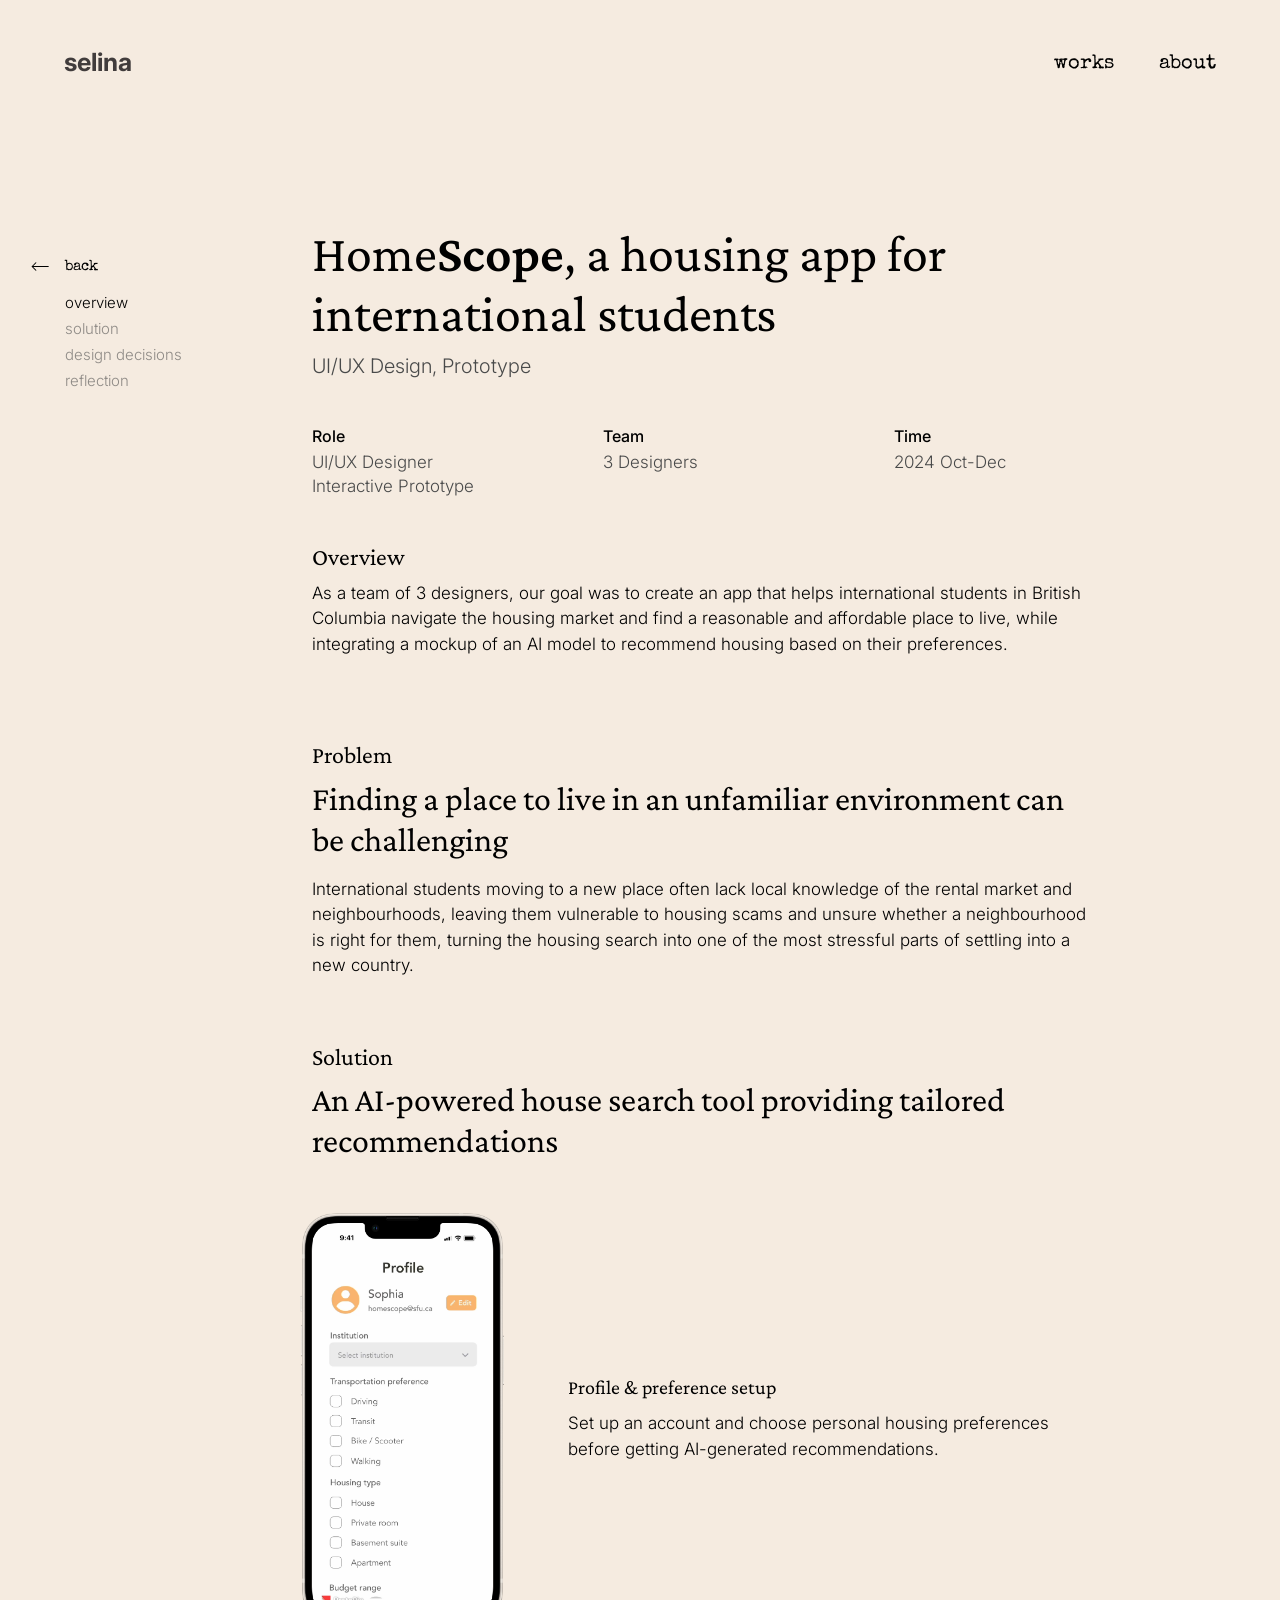
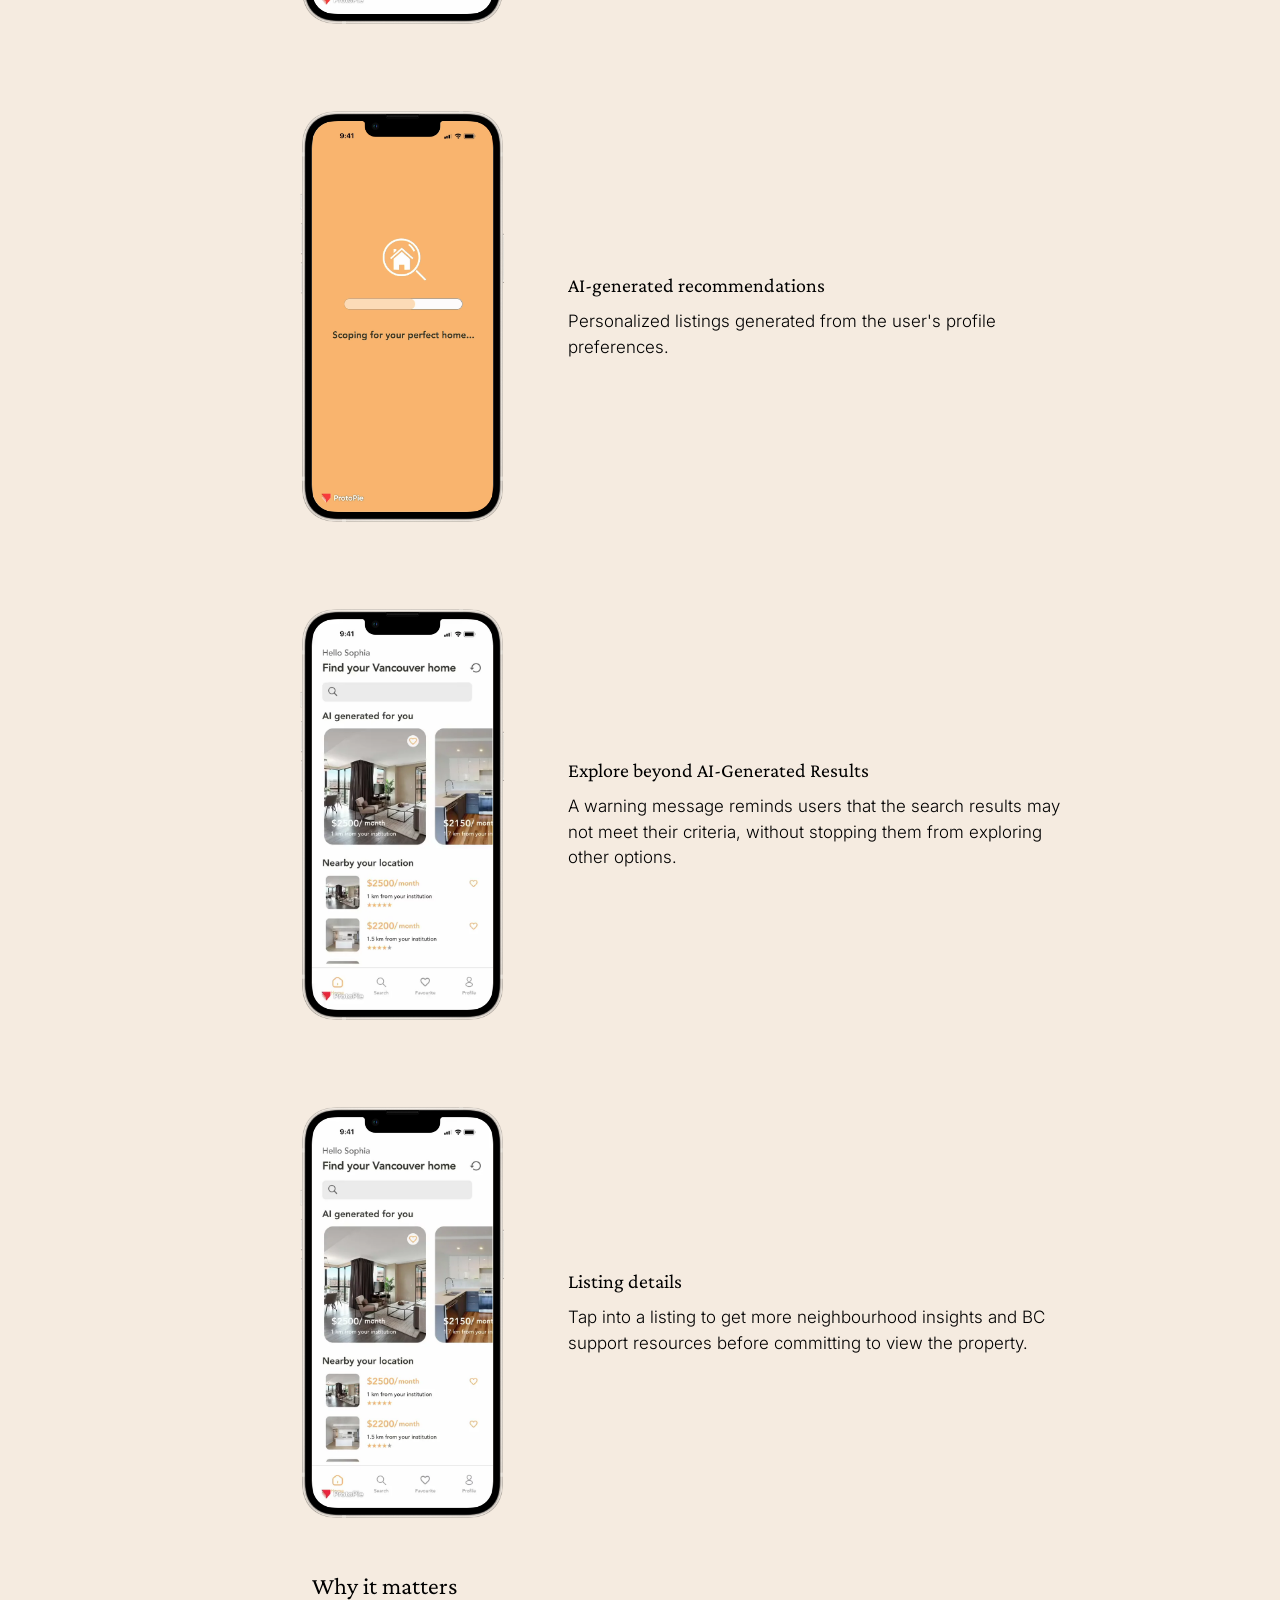
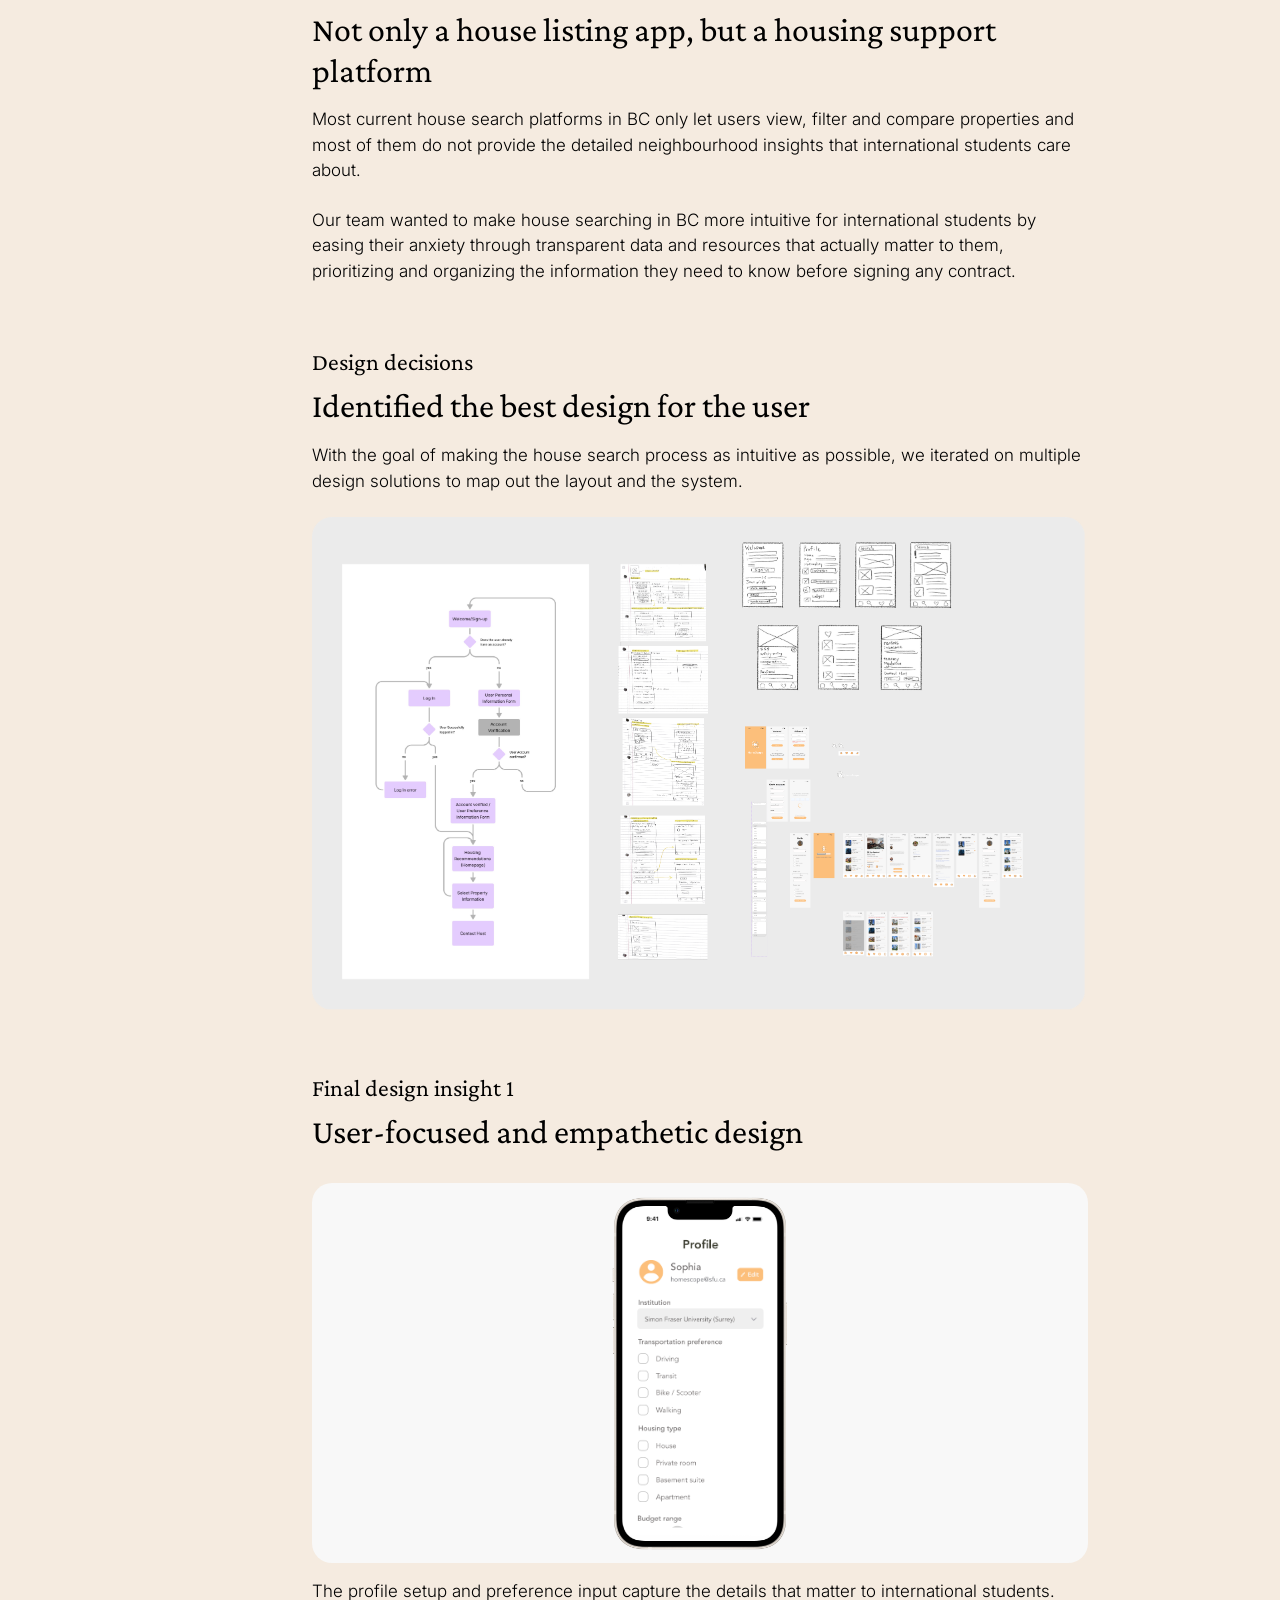
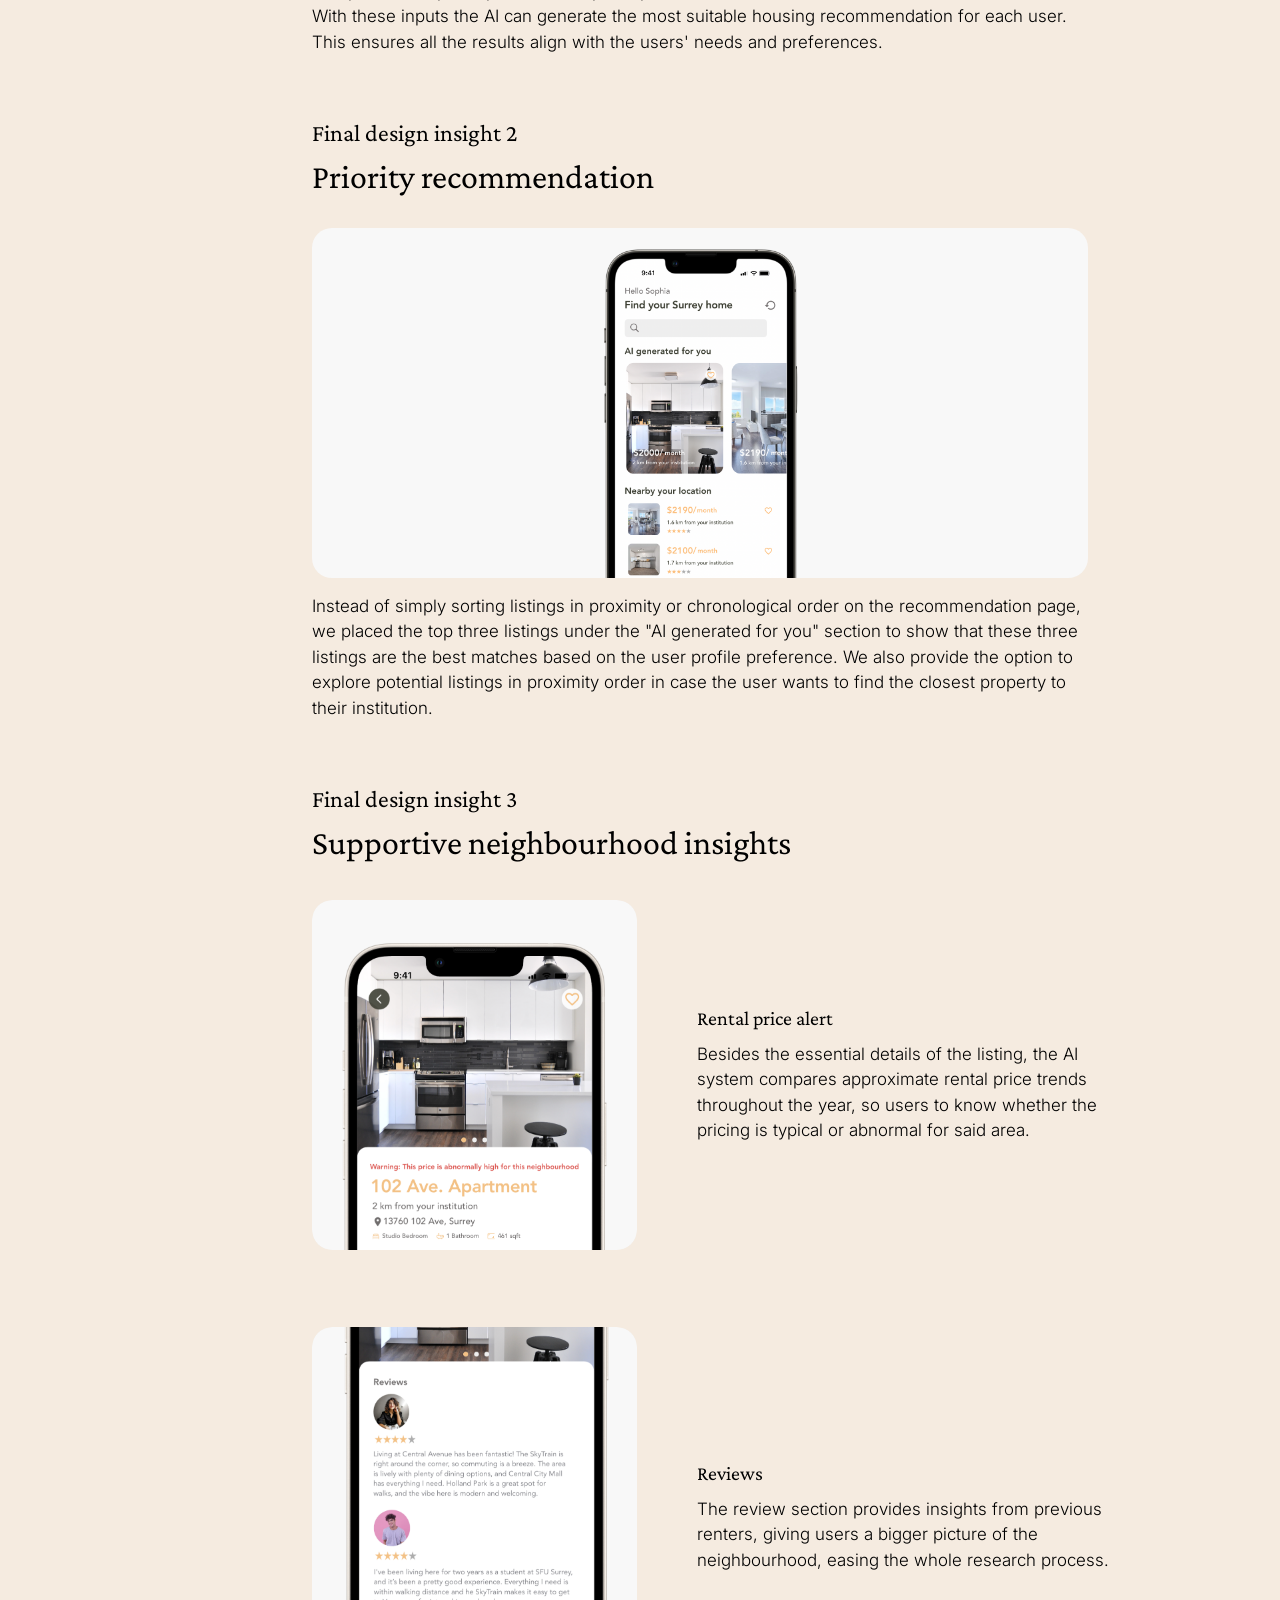
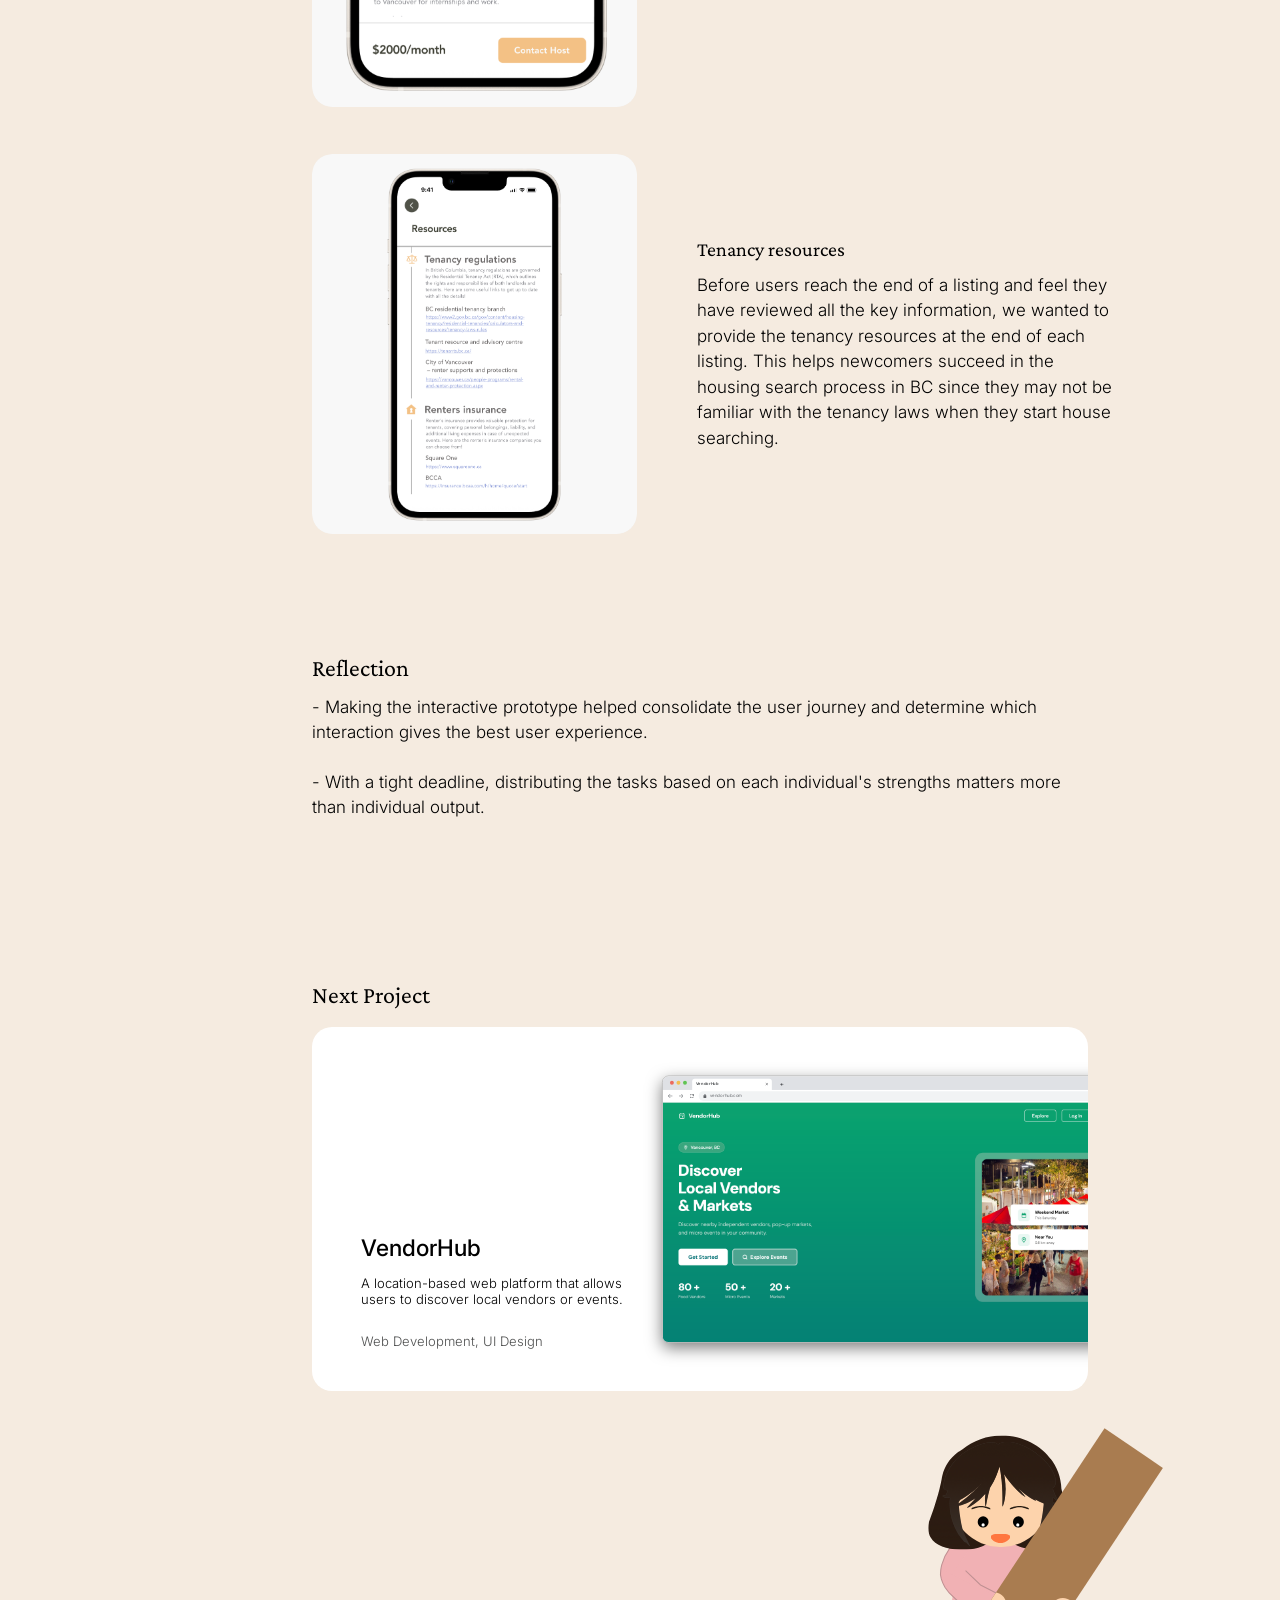
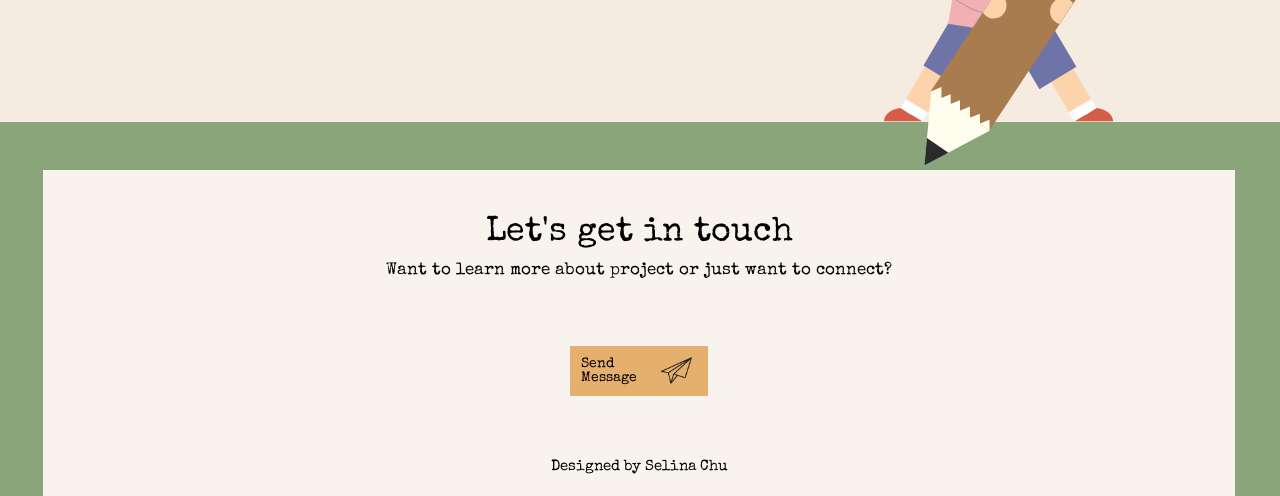
<file: homescope.html>
<!doctype html>
<html lang="en">
  <head>
    <!-- Google tag (gtag.js) -->
    <script async src="https://www.googletagmanager.com/gtag/js?id=G-80F9H3XEJ4"></script>
    <script>
      window.dataLayer = window.dataLayer || [];
      function gtag(){dataLayer.push(arguments);}
      gtag('js', new Date());

      gtag('config', 'G-80F9H3XEJ4');
    </script>
    <meta charset="UTF-8" />
    <meta name="viewport" content="width=device-width, initial-scale=1" />
    <title>HomeScope | Selina Chu</title>
    <link rel="icon" href="favicon/favicon.ico" sizes="any" />
    <link rel="icon" type="image/png" sizes="32x32" href="favicon/favicon-32.png" />
    <link rel="icon" type="image/png" sizes="16x16" href="favicon/favicon-16.png" />
    <link rel="apple-touch-icon" href="favicon/apple-touch-icon.png" />
    <meta
      name="description"
      content="HomeScope: an AI-powered housing app for international students in British Columbia."
    />
    <link rel="preconnect" href="https://fonts.googleapis.com" />
    <link rel="preconnect" href="https://fonts.gstatic.com" crossorigin />
    <link
      href="https://fonts.googleapis.com/css2?family=Crimson+Pro:wght@400;600&family=DM+Sans:opsz,wght@9..40,400;9..40,600;9..40,700&family=Inter:ital,wght@0,300;0,400;0,500;0,600;0,700;0,900;1,500&family=Special+Elite&display=swap"
      rel="stylesheet"
    />
    <link rel="stylesheet" href="styles.css" />
    <link rel="stylesheet" href="work.css" />
  </head>
  <body class="work-page">
    <!-- Phone menu sheet (opened by the hamburger in the header) -->
    <div
      class="menu-sheet"
      id="menu-sheet"
      role="dialog"
      aria-modal="true"
      aria-label="Menu"
    >
      <div class="menu-top">
        <a class="menu-logo" href="index.html">selina</a>
        <button type="button" class="menu-close" aria-label="Close menu">
          <span></span><span></span>
        </button>
      </div>
      <nav class="menu-links" aria-label="Menu">
        <a href="index.html#work">works</a>
        <a href="index.html#about">about</a>
      </nav>
    </div>
    <!-- Header: same as the home page -->
    <div class="work-header">
      <header class="site-header">
        <div class="site-header-inner">
          <a class="logo" href="index.html">selina</a>
          <nav class="nav" aria-label="Primary">
            <a href="index.html#work">works</a>
            <a href="index.html#about">about</a>
          </nav>
          <!-- phones: hamburger → menu sheet (#menu-sheet) -->
          <button
            type="button"
            class="menu-btn"
            aria-label="Open menu"
            aria-expanded="false"
            aria-controls="menu-sheet"
          >
            <span></span><span></span><span></span>
          </button>
        </div>
      </header>
    </div>

    <div class="work-layout">
      <!-- Left: back link + section nav (active section turns black while scrolling) -->
      <aside class="work-side">
        <a class="back-link" href="index.html#work">
          <svg
            class="back-arrow"
            width="24"
            height="12"
            viewBox="0 0 24 12"
            aria-hidden="true"
          >
            <path
              d="M23 6H1.5M6.5 1 1.5 6l5 5"
              fill="none"
              stroke="currentColor"
              stroke-width="1.4"
              stroke-linecap="round"
              stroke-linejoin="round"
            />
          </svg>
          <span>back</span>
        </a>
        <nav class="section-nav" aria-label="Case study sections">
          <a href="#overview" data-spy="overview">overview</a>
          <a href="#solution" data-spy="solution">solution</a>
          <a href="#design-decisions" data-spy="design-decisions"
            >design decisions</a
          >
          <a href="#reflection" data-spy="reflection">reflection</a>
        </nav>
      </aside>

      <main class="work-main">
        <!-- ============ OVERVIEW ============ -->
        <section id="overview" class="w-block w-overview">
          <div class="w-title">
            <h1>Home<b>Scope</b>, a housing app for international students</h1>
            <p class="w-category">UI/UX Design, Prototype</p>
          </div>
          <div class="w-meta">
            <div>
              <h3>Role</h3>
              <p>UI/UX Designer<br />Interactive Prototype</p>
            </div>
            <div>
              <h3>Team</h3>
              <p>3 Designers</p>
            </div>
            <div>
              <h3>Time</h3>
              <p>2024 Oct-Dec</p>
            </div>
          </div>
          <div class="w-overview-text">
            <h2 class="w-label">Overview</h2>
            <p>
              As a team of 3 designers, our goal was to create an app that helps
              international students in British Columbia navigate the housing
              market and find a reasonable and affordable place to live, while
              integrating a mockup of an AI model to recommend housing based on
              their preferences.
            </p>
          </div>
        </section>

        <!-- ============ PROBLEM ============ -->
        <section class="w-block w-problem">
          <p class="w-label">Problem</p>
          <h2 class="w-key">
            Finding a place to live in an unfamiliar environment can be
            challenging
          </h2>
          <p class="w-body">
            International students moving to a new place often lack local
            knowledge of the rental market and neighbourhoods, leaving them
            vulnerable to housing scams and unsure whether a neighbourhood is
            right for them, turning the housing search into one of the most
            stressful parts of settling into a new country.
          </p>
        </section>

        <!-- ============ SOLUTION ============ -->
        <section id="solution" class="w-block w-solution">
          <p class="w-label">Solution</p>
          <h2 class="w-key">
            An AI-powered house search tool providing tailored recommendations
          </h2>
          <div class="features">
            <div class="feature">
              <div class="phone" aria-hidden="true">
                <!-- screen recording under the phone frame (plays while on screen) -->
                <video
                  class="phone-screen phone-video"
                  muted
                  loop
                  playsinline
                  preload="none"
                  poster="assets/img/homescope-profile-screen.png"
                  aria-label="Screen recording: Profile and preference setup"
                >
                  <source
                    src="assets/video/homescope-profile.mp4"
                    type="video/mp4"
                  />
                </video>
                <img
                  class="phone-frame"
                  src="assets/img/iphone-homescope.png"
                  alt=""
                />
              </div>
              <div class="feature-text">
                <h4>Profile &amp; preference setup</h4>
                <p>
                  Set up an account and choose personal housing preferences
                  before getting AI-generated recommendations.
                </p>
              </div>
            </div>
            <div class="feature">
              <div class="phone" aria-hidden="true">
                <!-- screen recording under the phone frame (plays while on screen) -->
                <video
                  class="phone-screen phone-video"
                  muted
                  loop
                  playsinline
                  preload="none"
                  poster="assets/img/homescope-ai-screen.png"
                  aria-label="Screen recording: AI-generated recommendations"
                >
                  <source
                    src="assets/video/homescope-ai.mp4"
                    type="video/mp4"
                  />
                </video>
                <img
                  class="phone-frame"
                  src="assets/img/iphone-homescope.png"
                  alt=""
                />
              </div>
              <div class="feature-text">
                <h4>AI-generated recommendations</h4>
                <p>
                  Personalized listings generated from the user's profile
                  preferences.
                </p>
              </div>
            </div>
            <div class="feature">
              <div class="phone" aria-hidden="true">
                <!-- screen recording under the phone frame (plays while on screen) -->
                <video
                  class="phone-screen phone-video"
                  muted
                  loop
                  playsinline
                  preload="none"
                  poster="assets/img/homescope-search-poster.webp"
                  aria-label="Screen recording: Search function"
                >
                  <source
                    src="assets/video/homescope-search.mp4"
                    type="video/mp4"
                  />
                </video>
                <img
                  class="phone-frame"
                  src="assets/img/iphone-homescope.png"
                  alt=""
                />
              </div>
              <div class="feature-text">
                <h4>Explore beyond AI-Generated Results</h4>
                <p>
                  A warning message reminds users that the search results may
                  not meet their criteria, without stopping them from exploring
                  other options.
                </p>
              </div>
            </div>
            <div class="feature">
              <div class="phone" aria-hidden="true">
                <!-- screen recording under the phone frame (plays while on screen) -->
                <video
                  class="phone-screen phone-video"
                  muted
                  loop
                  playsinline
                  preload="none"
                  poster="assets/img/homescope-listing-poster.webp"
                  aria-label="Screen recording: Listing details"
                >
                  <source
                    src="assets/video/homescope-listing.mp4"
                    type="video/mp4"
                  />
                </video>
                <img
                  class="phone-frame"
                  src="assets/img/iphone-homescope.png"
                  alt=""
                />
              </div>
              <div class="feature-text">
                <h4>Listing details</h4>
                <p>
                  Tap into a listing to get more neighbourhood insights and BC
                  support resources before committing to view the property.
                </p>
              </div>
            </div>
          </div>
        </section>

        <!-- ============ WHY IT MATTER ============ -->
        <section class="w-block w-why">
          <p class="w-label">Why it matters</p>
          <h2 class="w-key">
            Not only a house listing app, but a housing support platform
          </h2>
          <p class="w-body">
            Most current house search platforms in BC only let users view,
            filter and compare properties and most of them do not provide the
            detailed neighbourhood insights that international students care
            about.
          </p>
          <p class="w-body">
            Our team wanted to make house searching in BC more intuitive for
            international students by easing their anxiety through transparent
            data and resources that actually matter to them, prioritizing and
            organizing the information they need to know before signing any
            contract.
          </p>
        </section>

        <!-- ============ DESIGN DECISION ============ -->
        <section id="design-decisions" class="w-block w-decision">
          <p class="w-label">Design decisions</p>
          <h2 class="w-key">Identified the best design for the user</h2>
          <p class="w-body">
            With the goal of making the house search process as intuitive as
            possible, we iterated on multiple design solutions to map out the
            layout and the system.
          </p>
          <img
            class="decision-map"
            src="assets/img/homescope-design-decision@3x.png"
            width="773"
            height="493"
            alt="User flow and wireframe iterations for the HomeScope app"
            loading="lazy"
          />
        </section>

        <!-- ============ FINAL DESIGN INSIGHT 1 ============ -->
        <section class="w-block w-insight">
          <p class="w-label">Final design insight 1</p>
          <h2 class="w-key">User-focused and empathetic design</h2>
          <div class="shot-card">
            <div class="phone phone--md" aria-hidden="true">
              <img
                class="phone-screen"
                src="assets/img/homescope-insight1-screen.png"
                alt=""
              />
              <img
                class="phone-frame"
                src="assets/img/iphone-homescope.png"
                alt=""
              />
            </div>
          </div>
          <p class="w-body">
            The profile setup and preference input capture the details that
            matter to international students. With these inputs the AI can
            generate the most suitable housing recommendation for each user.
            This ensures all the results align with the users' needs and
            preferences.
          </p>
        </section>

        <!-- ============ FINAL DESIGN INSIGHT 2 ============ -->
        <section class="w-block w-insight">
          <p class="w-label">Final design insight 2</p>
          <h2 class="w-key">Priority recommendation</h2>
          <div class="shot-card shot-card--crop">
            <img
              class="priority-shot"
              src="assets/img/homescope-priority-screenshot.png"
              alt="HomeScope home screen with the “AI generated for you” listings"
              loading="lazy"
            />
          </div>
          <p class="w-body">
            Instead of simply sorting listings in proximity or chronological
            order on the recommendation page, we placed the top three listings
            under the "AI generated for you" section to show that these three
            listings are the best matches based on the user profile preference.
            We also provide the option to explore potential listings in
            proximity order in case the user wants to find the closest property
            to their institution.
          </p>
        </section>

        <!-- ============ FINAL DESIGN INSIGHT 3 ============ -->
        <section class="w-block w-insight3">
          <p class="w-label">Final design insight 3</p>
          <h2 class="w-key">Supportive neighbourhood insights</h2>
          <div class="features features--cards">
            <div class="feature feature--card">
              <img
                class="insight-card"
                src="assets/img/homescope-insight3-warning.png"
                alt="Listing screen with a warning that the price is abnormally high for the neighbourhood"
                width="975"
                height="1050"
                loading="lazy"
              />
              <div class="feature-text">
                <h4>Rental price alert</h4>
                <p>
                  Besides the essential details of the listing, the AI system
                  compares approximate rental price trends throughout the year,
                  so users to know whether the pricing is typical or abnormal
                  for said area.
                </p>
              </div>
            </div>
            <div class="feature feature--card">
              <img
                class="insight-card"
                src="assets/img/homescope-insight3-reviews.png"
                alt="Reviews section of a listing with comments from previous renters"
                width="975"
                height="1140"
                loading="lazy"
              />
              <div class="feature-text">
                <h4>Reviews</h4>
                <p>
                  The review section provides insights from previous renters,
                  giving users a bigger picture of the neighbourhood, easing the
                  whole research process.
                </p>
              </div>
            </div>
            <div class="feature feature--card">
              <img
                class="insight-card"
                src="assets/img/homescope-insight3-resources.png"
                alt="Resources screen with tenancy regulations and renters insurance links"
                width="975"
                height="1140"
                loading="lazy"
              />
              <div class="feature-text">
                <h4>Tenancy resources</h4>
                <p>
                  Before users reach the end of a listing and feel they have
                  reviewed all the key information, we wanted to provide the
                  tenancy resources at the end of each listing. This helps
                  newcomers succeed in the housing search process in BC since
                  they may not be familiar with the tenancy laws when they start
                  house searching.
                </p>
              </div>
            </div>
          </div>
        </section>

        <!-- ============ REFLECTION ============ -->
        <section id="reflection" class="w-block w-reflection">
          <h2 class="w-label">Reflection</h2>
          <p class="w-body">
            - Making the interactive prototype helped consolidate the user
            journey and determine which interaction gives the best user
            experience.
          </p>
          <p class="w-body">
            - With a tight deadline, distributing the tasks based on each
            individual's strengths matters more than individual output.
          </p>
        </section>

        <!-- ============ NEXT PROJECT (same card as the home page) ============ -->
        <section class="w-block w-next">
          <h2 class="w-label">Next Project</h2>
          <article class="project r30 is-linked next-card">
            <a
              class="card-link"
              href="vendorhub.html"
              aria-label="Next project: VendorHub"
            ></a>
            <div class="stage-wrap project-visual" aria-hidden="true">
              <div class="stage" style="--fw: 1188; --fh: 558">
                <div class="L browser mockup">
                  <div class="chrome-tabbar">
                    <div class="chrome-dots">
                      <i style="background: #ec6b5e"></i
                      ><i style="background: #f4bf4f"></i
                      ><i style="background: #61c453"></i>
                    </div>
                    <div class="chrome-tab">
                      <span class="chrome-tab-title">VendorHub</span>
                      <svg
                        class="chrome-tab-x"
                        viewBox="0 0 10 10"
                        aria-hidden="true"
                      >
                        <path
                          d="M1.5 1.5l7 7M8.5 1.5l-7 7"
                          stroke="#3d4043"
                          stroke-width="1.6"
                          stroke-linecap="round"
                        />
                      </svg>
                    </div>
                    <img
                      class="chrome-plus"
                      src="assets/svg/chrome-plus.svg"
                      alt=""
                    />
                    <img
                      class="chrome-chevron"
                      src="assets/svg/chrome-chevron.svg"
                      alt=""
                    />
                  </div>
                  <div class="chrome-nav">
                    <img
                      class="ci ci-back"
                      src="assets/svg/chrome-back.svg"
                      alt=""
                    />
                    <img
                      class="ci ci-forward"
                      src="assets/svg/chrome-back.svg"
                      alt=""
                      style="transform: translateY(-50%) scaleX(-1)"
                    />
                    <img
                      class="ci ci-reload"
                      src="assets/svg/chrome-refresh.svg"
                      alt=""
                    />
                    <div class="chrome-search">
                      <img
                        class="ci ci-lock"
                        src="assets/svg/chrome-padlock.svg"
                        alt=""
                      />
                      <span class="chrome-url">vendorhub.com</span>
                      <img
                        class="ci ci-share"
                        src="assets/svg/chrome-share.svg"
                        alt=""
                      />
                      <img
                        class="ci ci-star"
                        src="assets/svg/chrome-star.svg"
                        alt=""
                      />
                    </div>
                    <img
                      class="ci ci-ext"
                      src="assets/svg/chrome-extension.svg"
                      alt=""
                    />
                    <img
                      class="ci ci-toggle"
                      src="assets/svg/chrome-toggle.svg"
                      alt=""
                    />
                    <img
                      class="ci ci-more"
                      src="assets/svg/chrome-more.svg"
                      alt=""
                    />
                  </div>
                  <div class="chrome-shadow"></div>
                  <div class="browser-screen">
                    <img src="assets/img/vendorhub-screen.png" alt="" />
                  </div>
                </div>
              </div>
            </div>
            <div class="project-text">
              <h3 class="w500">VendorHub</h3>
              <p class="desc">
                A location-based web platform that allows users to discover
                local vendors or events.
              </p>
              <p class="tags">Web Development, UI Design</p>
            </div>
          </article>
        </section>
      </main>
    </div>

    <!-- ============ FOOTER ============ -->
    <footer class="work-footer">
      <!-- girl w/ pencil: shoes stand on the footer's top edge, pencil overlaps into it -->
      <div class="girl-peek" aria-hidden="true">
        <div class="girl-peek-art">
          <div class="girl">
            <img
              class="L"
              style="
                left: 869.82px;
                top: 639.02px;
                width: 162.892px;
                height: 166.998px;
              "
              src="assets/svg/girl-right-leg.svg"
              alt=""
            />
            <img
              class="L"
              style="
                left: 676px;
                top: 636.93px;
                width: 167.319px;
                height: 169.091px;
              "
              src="assets/svg/girl-left-leg.svg"
              alt=""
            />
            <img
              class="L"
              style="
                left: 749.52px;
                top: 465.81px;
                width: 189.752px;
                height: 201.423px;
              "
              src="assets/svg/girl-shirt.svg"
              alt=""
            />
            <!-- face -->
            <div class="L" style="inset: 39.77% 18.28% 40.56% 62.76%">
              <img
                class="fill"
                src="assets/svg/girl-hair-textured.svg"
                alt=""
              />
            </div>
            <img
              class="L"
              style="left: 779px; top: 375px; width: 158px; height: 159px"
              src="assets/svg/girl-face.svg"
              alt=""
            />
            <div class="L" style="inset: 40.83% 20.14% 41.14% 64.62%">
              <img
                class="fill"
                src="assets/svg/girl-bang-textured.svg"
                alt=""
              />
            </div>
            <img
              class="L"
              style="left: 812px; top: 470px; width: 90px; height: 34px"
              src="assets/svg/girl-eyes.svg"
              alt=""
            />
            <div class="L" style="inset: 56.67% 26.45% 41.67% 70.94%">
              <img class="fill" src="assets/svg/girl-mouth.svg" alt="" />
            </div>
            <!-- pencil -->
            <div
              class="L pencil-box"
              style="
                left: 749.51px;
                top: 349px;
                width: 361.055px;
                height: 471.081px;
              "
            >
              <div class="pencil-tilt"><div class="pencil-body"></div></div>
            </div>
            <div
              class="L pencil-box"
              style="
                left: 693.52px;
                top: 746.68px;
                width: 154.546px;
                height: 158.489px;
              "
            >
              <div class="pencil-tilt">
                <img
                  style="display: block; width: 109.683px; height: 115.931px"
                  src="assets/svg/pencil-front.svg"
                  alt=""
                />
              </div>
            </div>
            <img
              class="L"
              style="
                left: 828.99px;
                top: 602.43px;
                width: 147.257px;
                height: 53.561px;
              "
              src="assets/svg/girl-hand.svg"
              alt=""
            />
          </div>
        </div>
      </div>
      <div class="wf-panel">
        <div class="wf-head">
          <h2>Let's get in touch</h2>
          <p>Want to learn more about project or just want to connect?</p>
        </div>
        <a class="send-btn send-btn--sm" href="mailto:selinachu456@gmail.com">
          <span>Send Message</span>
          <img src="assets/img/send-icon.png" alt="" />
        </a>
        <p class="wf-credit">Designed by Selina Chu</p>
      </div>
    </footer>

    <script src="js/main.js"></script>
    <script src="js/work.js"></script>
  </body>
</html>
</file>
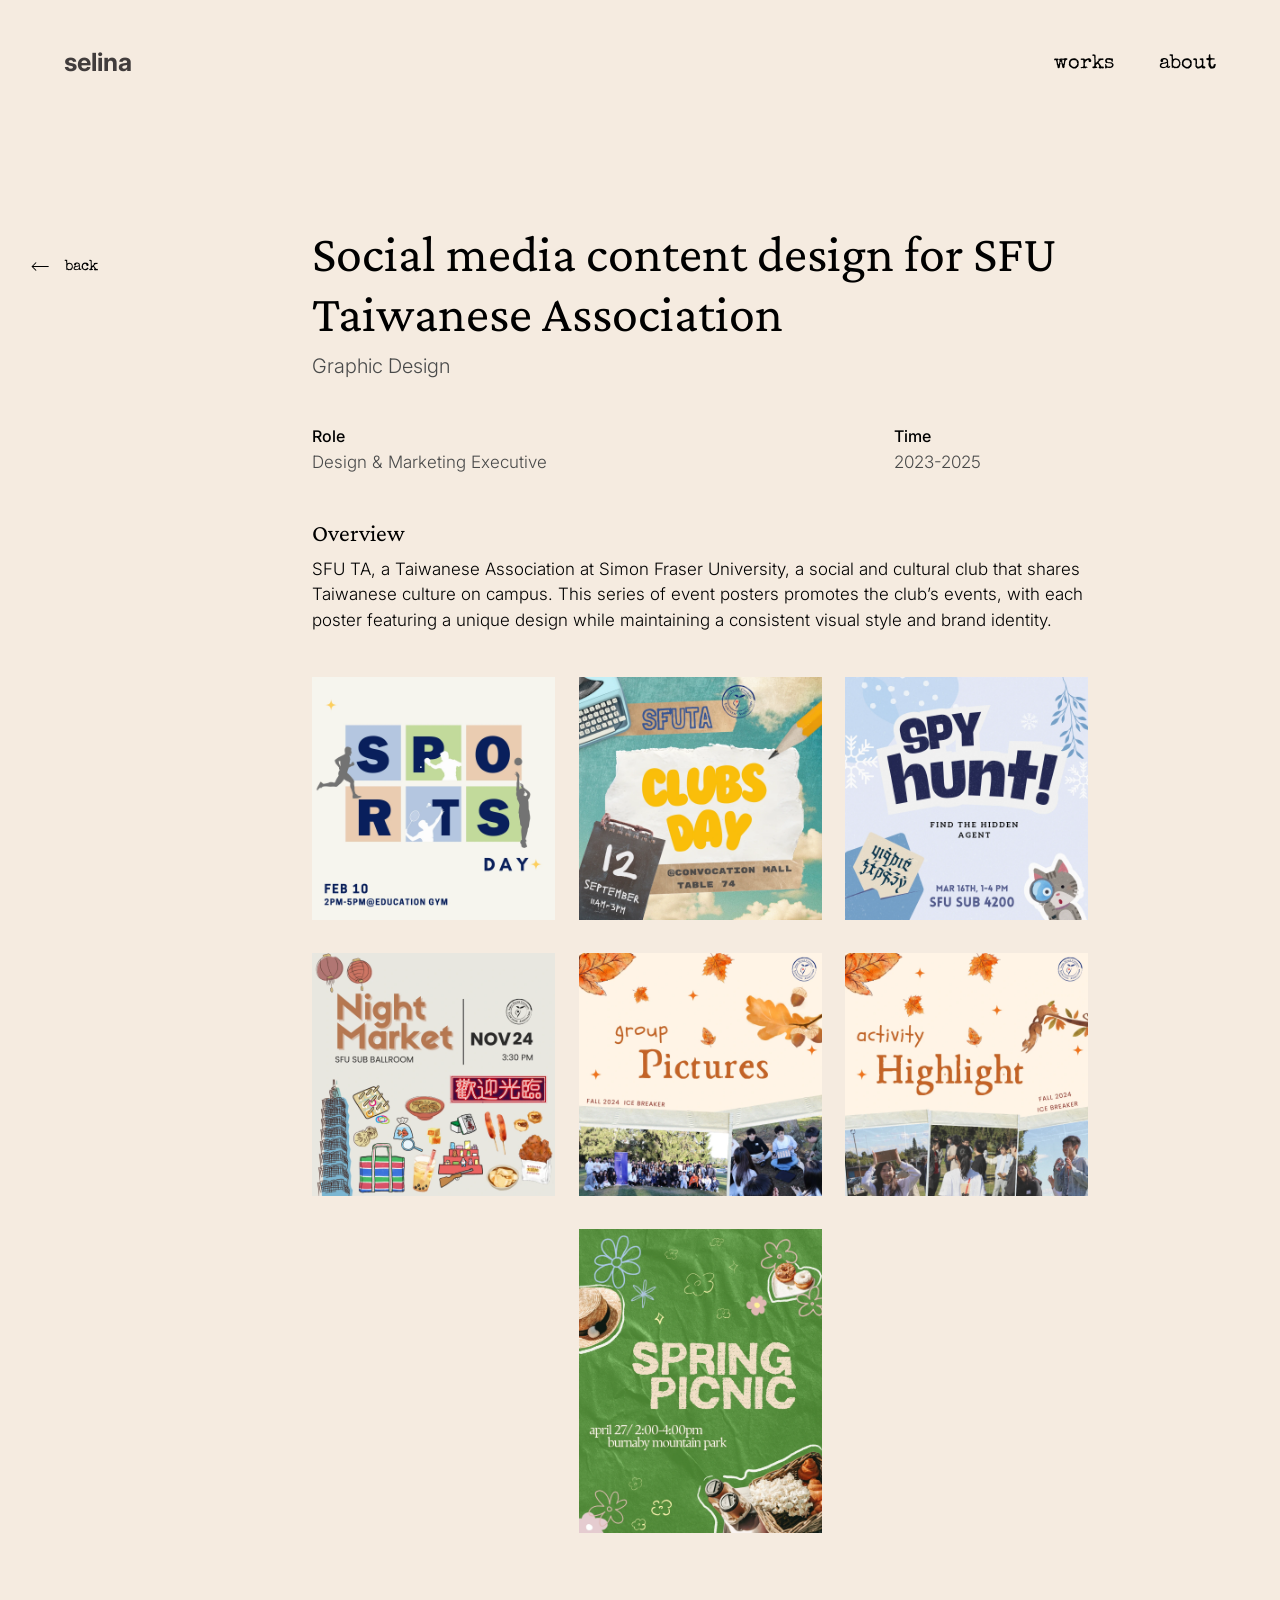
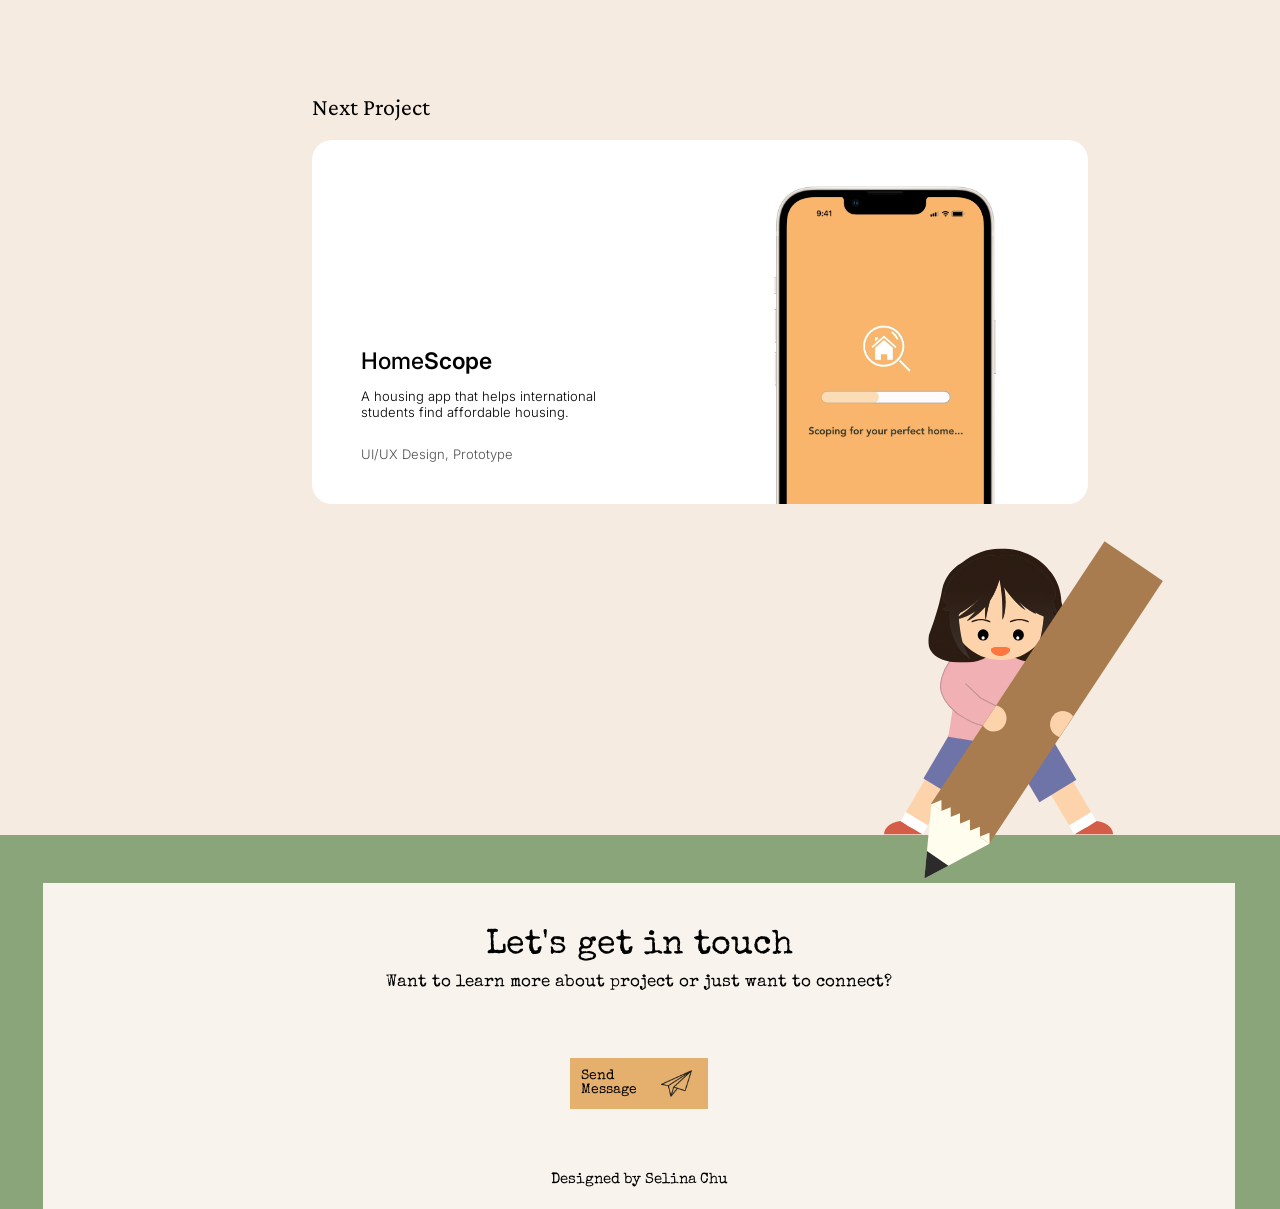
<file: sfuta.html>
<!doctype html>
<html lang="en">
  <head>
    <!-- Google tag (gtag.js) -->
    <script async src="https://www.googletagmanager.com/gtag/js?id=G-80F9H3XEJ4"></script>
    <script>
      window.dataLayer = window.dataLayer || [];
      function gtag(){dataLayer.push(arguments);}
      gtag('js', new Date());

      gtag('config', 'G-80F9H3XEJ4');
    </script>
    <meta charset="UTF-8" />
    <meta name="viewport" content="width=device-width, initial-scale=1" />
    <title>SFU TA | Selina Chu</title>
    <link rel="icon" href="favicon/favicon.ico" sizes="any" />
    <link rel="icon" type="image/png" sizes="32x32" href="favicon/favicon-32.png" />
    <link rel="icon" type="image/png" sizes="16x16" href="favicon/favicon-16.png" />
    <link rel="apple-touch-icon" href="favicon/apple-touch-icon.png" />
    <meta
      name="description"
      content="SFU TA: social media content design for the Simon Fraser University Taiwanese Association."
    />
    <link rel="preconnect" href="https://fonts.googleapis.com" />
    <link rel="preconnect" href="https://fonts.gstatic.com" crossorigin />
    <link
      href="https://fonts.googleapis.com/css2?family=Crimson+Pro:wght@400;600&family=DM+Sans:opsz,wght@9..40,400;9..40,600;9..40,700&family=Inter:ital,wght@0,300;0,400;0,500;0,600;0,700;0,900;1,500&family=Special+Elite&display=swap"
      rel="stylesheet"
    />
    <link rel="stylesheet" href="styles.css" />
    <link rel="stylesheet" href="work.css" />
  </head>
  <body class="work-page">
    <!-- Phone menu sheet (opened by the hamburger in the header) -->
    <div
      class="menu-sheet"
      id="menu-sheet"
      role="dialog"
      aria-modal="true"
      aria-label="Menu"
    >
      <div class="menu-top">
        <a class="menu-logo" href="index.html">selina</a>
        <button type="button" class="menu-close" aria-label="Close menu">
          <span></span><span></span>
        </button>
      </div>
      <nav class="menu-links" aria-label="Menu">
        <a href="index.html#work">works</a>
        <a href="index.html#about">about</a>
      </nav>
    </div>
    <!-- Header: same as the home page -->
    <div class="work-header">
      <header class="site-header">
        <div class="site-header-inner">
          <a class="logo" href="index.html">selina</a>
          <nav class="nav" aria-label="Primary">
            <a href="index.html#work">works</a>
            <a href="index.html#about">about</a>
          </nav>
          <!-- phones: hamburger → menu sheet (#menu-sheet) -->
          <button
            type="button"
            class="menu-btn"
            aria-label="Open menu"
            aria-expanded="false"
            aria-controls="menu-sheet"
          >
            <span></span><span></span><span></span>
          </button>
        </div>
      </header>
    </div>

    <div class="work-layout">
      <!-- Left: back link + section nav (active section turns black while scrolling) -->
      <aside class="work-side">
        <a class="back-link" href="index.html#work">
          <svg
            class="back-arrow"
            width="24"
            height="12"
            viewBox="0 0 24 12"
            aria-hidden="true"
          >
            <path
              d="M23 6H1.5M6.5 1 1.5 6l5 5"
              fill="none"
              stroke="currentColor"
              stroke-width="1.4"
              stroke-linecap="round"
              stroke-linejoin="round"
            />
          </svg>
          <span>back</span>
        </a>
        <!-- <nav class="section-nav" aria-label="Case study sections">
      <a href="#overview" data-spy="overview">overview</a>
      <a href="#posts" data-spy="posts">event posts</a>
    </nav> -->
      </aside>

      <main class="work-main work-main--gallery">
        <!-- ============ OVERVIEW ============ -->
        <section id="overview" class="w-block w-overview">
          <div class="w-title">
            <h1>Social media content design for SFU Taiwanese Association</h1>
            <p class="w-category">Graphic Design</p>
          </div>
          <div class="w-meta">
            <div>
              <h3>Role</h3>
              <p class="w-nowrap">Design &amp; Marketing Executive</p>
            </div>
            <div aria-hidden="true"></div>
            <div>
              <h3>Time</h3>
              <p>2023-2025</p>
            </div>
          </div>
          <div class="w-overview-text">
            <h2 class="w-label">Overview</h2>
            <p>
              SFU TA, a Taiwanese Association at Simon Fraser University, a
              social and cultural club that shares Taiwanese culture on campus.
              This series of event posters promotes the club’s events, with each
              poster featuring a unique design while maintaining a consistent
              visual style and brand identity.
            </p>
          </div>
        </section>

        <!-- ============ EVENT POSTS (3 columns, picnic poster centred below) ============ -->
        <section
          id="posts"
          class="w-block w-gal w-posts-block"
          aria-label="Event posts"
        >
          <ul class="w-posts">
            <li>
              <img
                src="assets/img/sfuta-sports-day.webp"
                alt="Sports Day poster"
                decoding="async"
              />
            </li>
            <li>
              <img
                src="assets/img/sfuta-clubs-day.webp"
                alt="Clubs Day poster"
                decoding="async"
              />
            </li>
            <li>
              <img
                src="assets/img/sfuta-spy-hunt.webp"
                alt="Spy Hunt poster"
                decoding="async"
              />
            </li>
            <li>
              <img
                src="assets/img/sfuta-night-market.webp"
                alt="Night Market poster"
                decoding="async"
              />
            </li>
            <li>
              <img
                src="assets/img/sfuta-group-pictures.webp"
                alt="Ice Breaker group pictures post"
                decoding="async"
              />
            </li>
            <li>
              <img
                src="assets/img/sfuta-activity-highlight.webp"
                alt="Ice Breaker activity highlight post"
                decoding="async"
              />
            </li>
            <li class="is-tall">
              <img
                src="assets/img/sfuta-picnic.webp"
                alt="Spring Picnic poster"
                decoding="async"
              />
            </li>
          </ul>
        </section>

        <!-- ============ NEXT PROJECT (home-page HomeScope card) ============ -->
        <section class="w-block w-next">
          <h2 class="w-label">Next Project</h2>
          <article class="project r20 is-linked next-card">
            <a
              class="card-link"
              href="homescope.html"
              aria-label="Next project: HomeScope"
            ></a>
            <div class="stage-wrap project-visual" aria-hidden="true">
              <div class="stage" style="--fw: 1188; --fh: 558">
                <div class="L iphone mockup">
                  <img
                    class="L iphone-screen"
                    src="assets/img/homescope-screen.png"
                    alt=""
                  />
                  <img
                    class="L iphone-frame"
                    src="assets/img/iphone-homescope.png"
                    alt=""
                  />
                </div>
              </div>
            </div>
            <div class="project-text">
              <h3>
                <span class="w500">Home</span><span class="w600">Scope</span>
              </h3>
              <p class="desc">
                A housing app that helps international students find affordable
                housing.
              </p>
              <p class="tags">UI/UX Design, Prototype</p>
            </div>
          </article>
        </section>
      </main>
    </div>

    <!-- ============ FOOTER ============ -->
    <footer class="work-footer">
      <!-- girl w/ pencil: shoes stand on the footer's top edge, pencil overlaps into it -->
      <div class="girl-peek" aria-hidden="true">
        <div class="girl-peek-art">
          <div class="girl">
            <img
              class="L"
              style="
                left: 869.82px;
                top: 639.02px;
                width: 162.892px;
                height: 166.998px;
              "
              src="assets/svg/girl-right-leg.svg"
              alt=""
            />
            <img
              class="L"
              style="
                left: 676px;
                top: 636.93px;
                width: 167.319px;
                height: 169.091px;
              "
              src="assets/svg/girl-left-leg.svg"
              alt=""
            />
            <img
              class="L"
              style="
                left: 749.52px;
                top: 465.81px;
                width: 189.752px;
                height: 201.423px;
              "
              src="assets/svg/girl-shirt.svg"
              alt=""
            />
            <!-- face -->
            <div class="L" style="inset: 39.77% 18.28% 40.56% 62.76%">
              <img
                class="fill"
                src="assets/svg/girl-hair-textured.svg"
                alt=""
              />
            </div>
            <img
              class="L"
              style="left: 779px; top: 375px; width: 158px; height: 159px"
              src="assets/svg/girl-face.svg"
              alt=""
            />
            <div class="L" style="inset: 40.83% 20.14% 41.14% 64.62%">
              <img
                class="fill"
                src="assets/svg/girl-bang-textured.svg"
                alt=""
              />
            </div>
            <img
              class="L"
              style="left: 812px; top: 470px; width: 90px; height: 34px"
              src="assets/svg/girl-eyes.svg"
              alt=""
            />
            <div class="L" style="inset: 56.67% 26.45% 41.67% 70.94%">
              <img class="fill" src="assets/svg/girl-mouth.svg" alt="" />
            </div>
            <!-- pencil -->
            <div
              class="L pencil-box"
              style="
                left: 749.51px;
                top: 349px;
                width: 361.055px;
                height: 471.081px;
              "
            >
              <div class="pencil-tilt"><div class="pencil-body"></div></div>
            </div>
            <div
              class="L pencil-box"
              style="
                left: 693.52px;
                top: 746.68px;
                width: 154.546px;
                height: 158.489px;
              "
            >
              <div class="pencil-tilt">
                <img
                  style="display: block; width: 109.683px; height: 115.931px"
                  src="assets/svg/pencil-front.svg"
                  alt=""
                />
              </div>
            </div>
            <img
              class="L"
              style="
                left: 828.99px;
                top: 602.43px;
                width: 147.257px;
                height: 53.561px;
              "
              src="assets/svg/girl-hand.svg"
              alt=""
            />
          </div>
        </div>
      </div>
      <div class="wf-panel">
        <div class="wf-head">
          <h2>Let's get in touch</h2>
          <p>Want to learn more about project or just want to connect?</p>
        </div>
        <a class="send-btn send-btn--sm" href="mailto:selinachu456@gmail.com">
          <span>Send Message</span>
          <img src="assets/img/send-icon.png" alt="" />
        </a>
        <p class="wf-credit">Designed by Selina Chu</p>
      </div>
    </footer>

    <script src="js/main.js"></script>
    <script src="js/work.js"></script>
  </body>
</html>
</file>
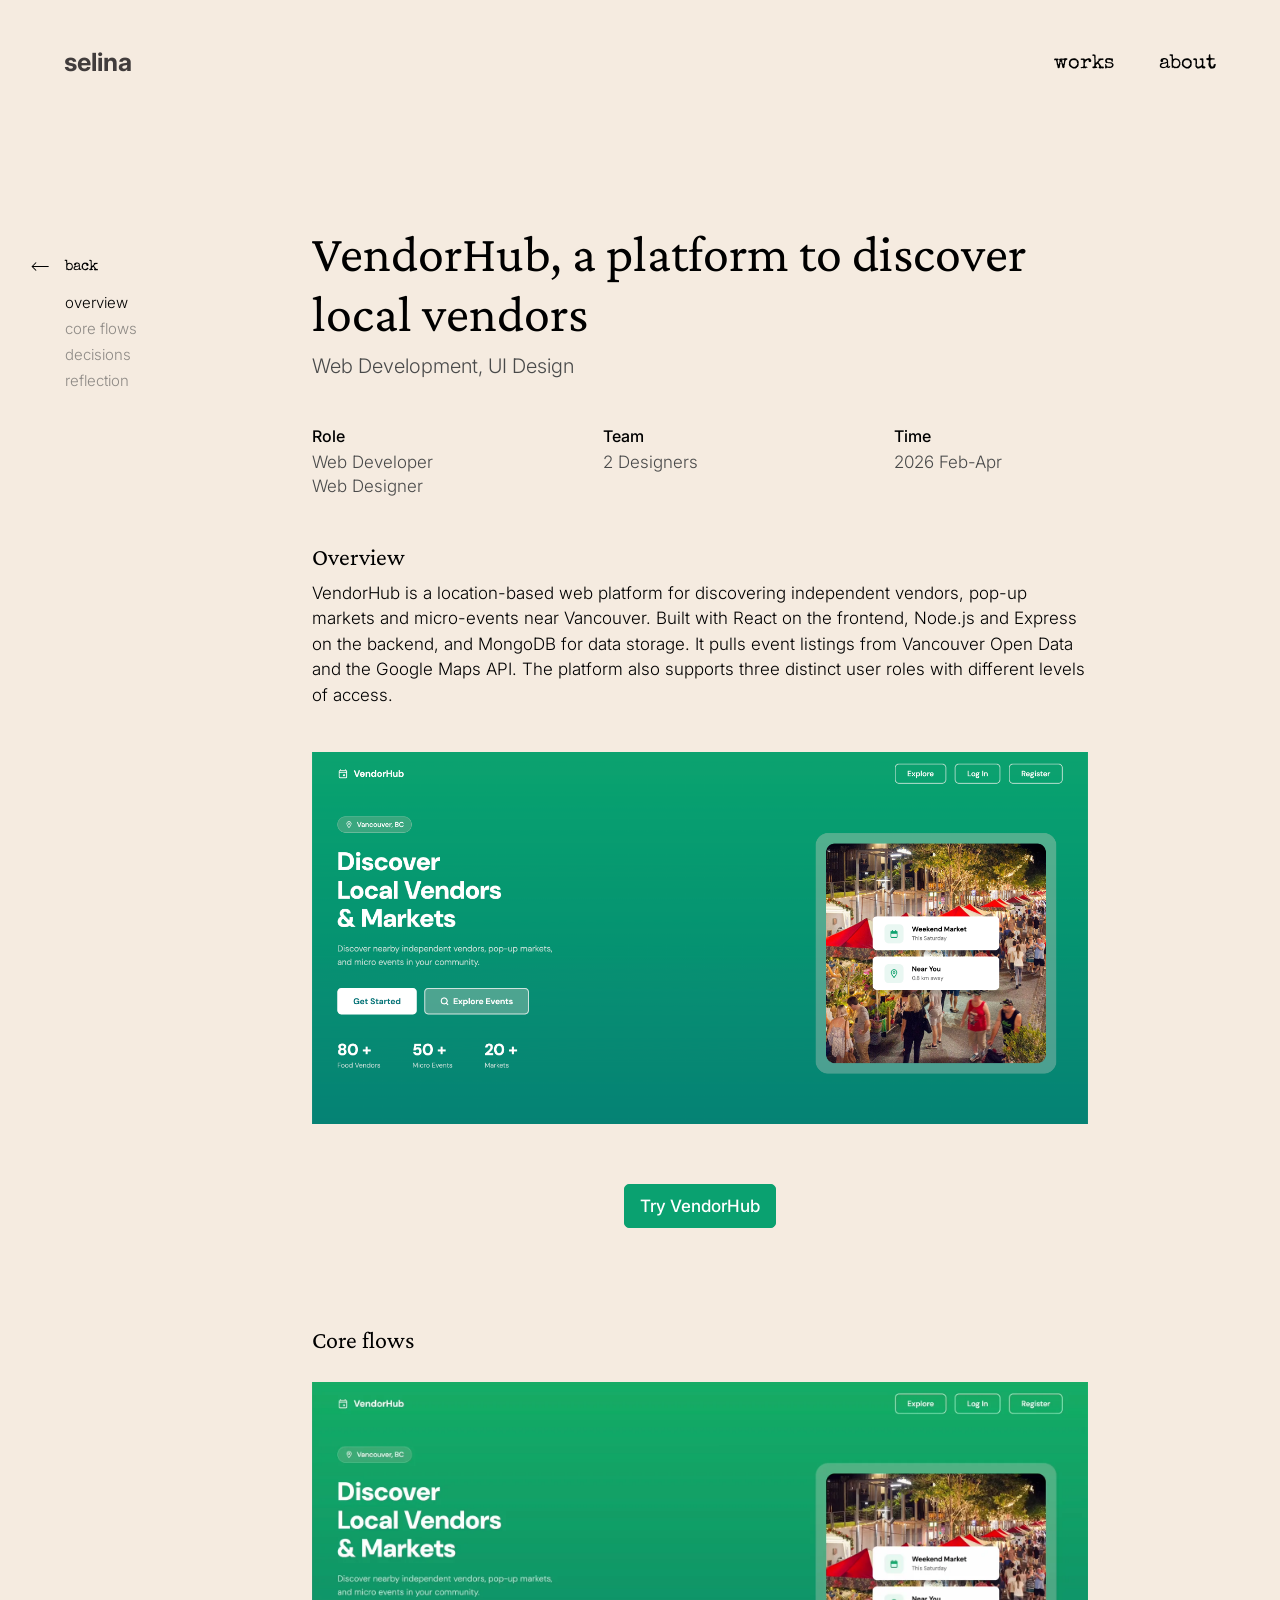
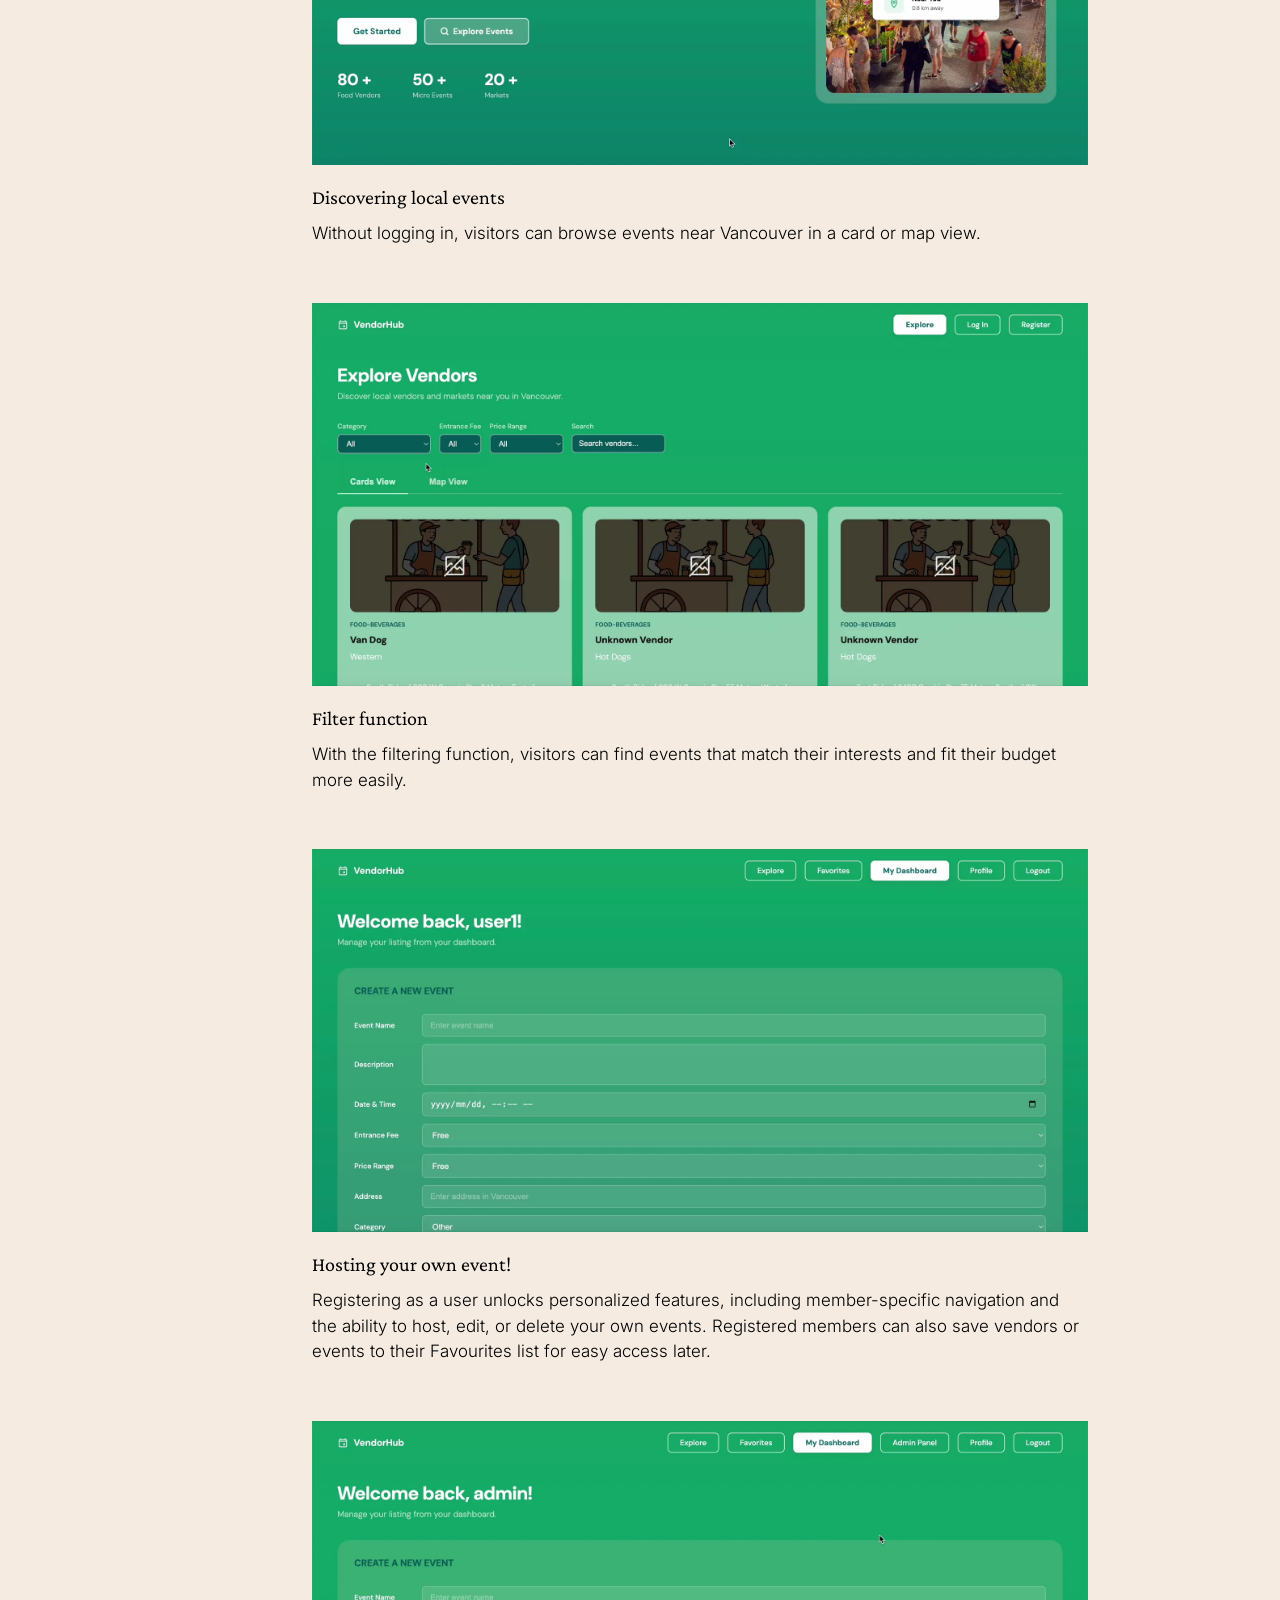
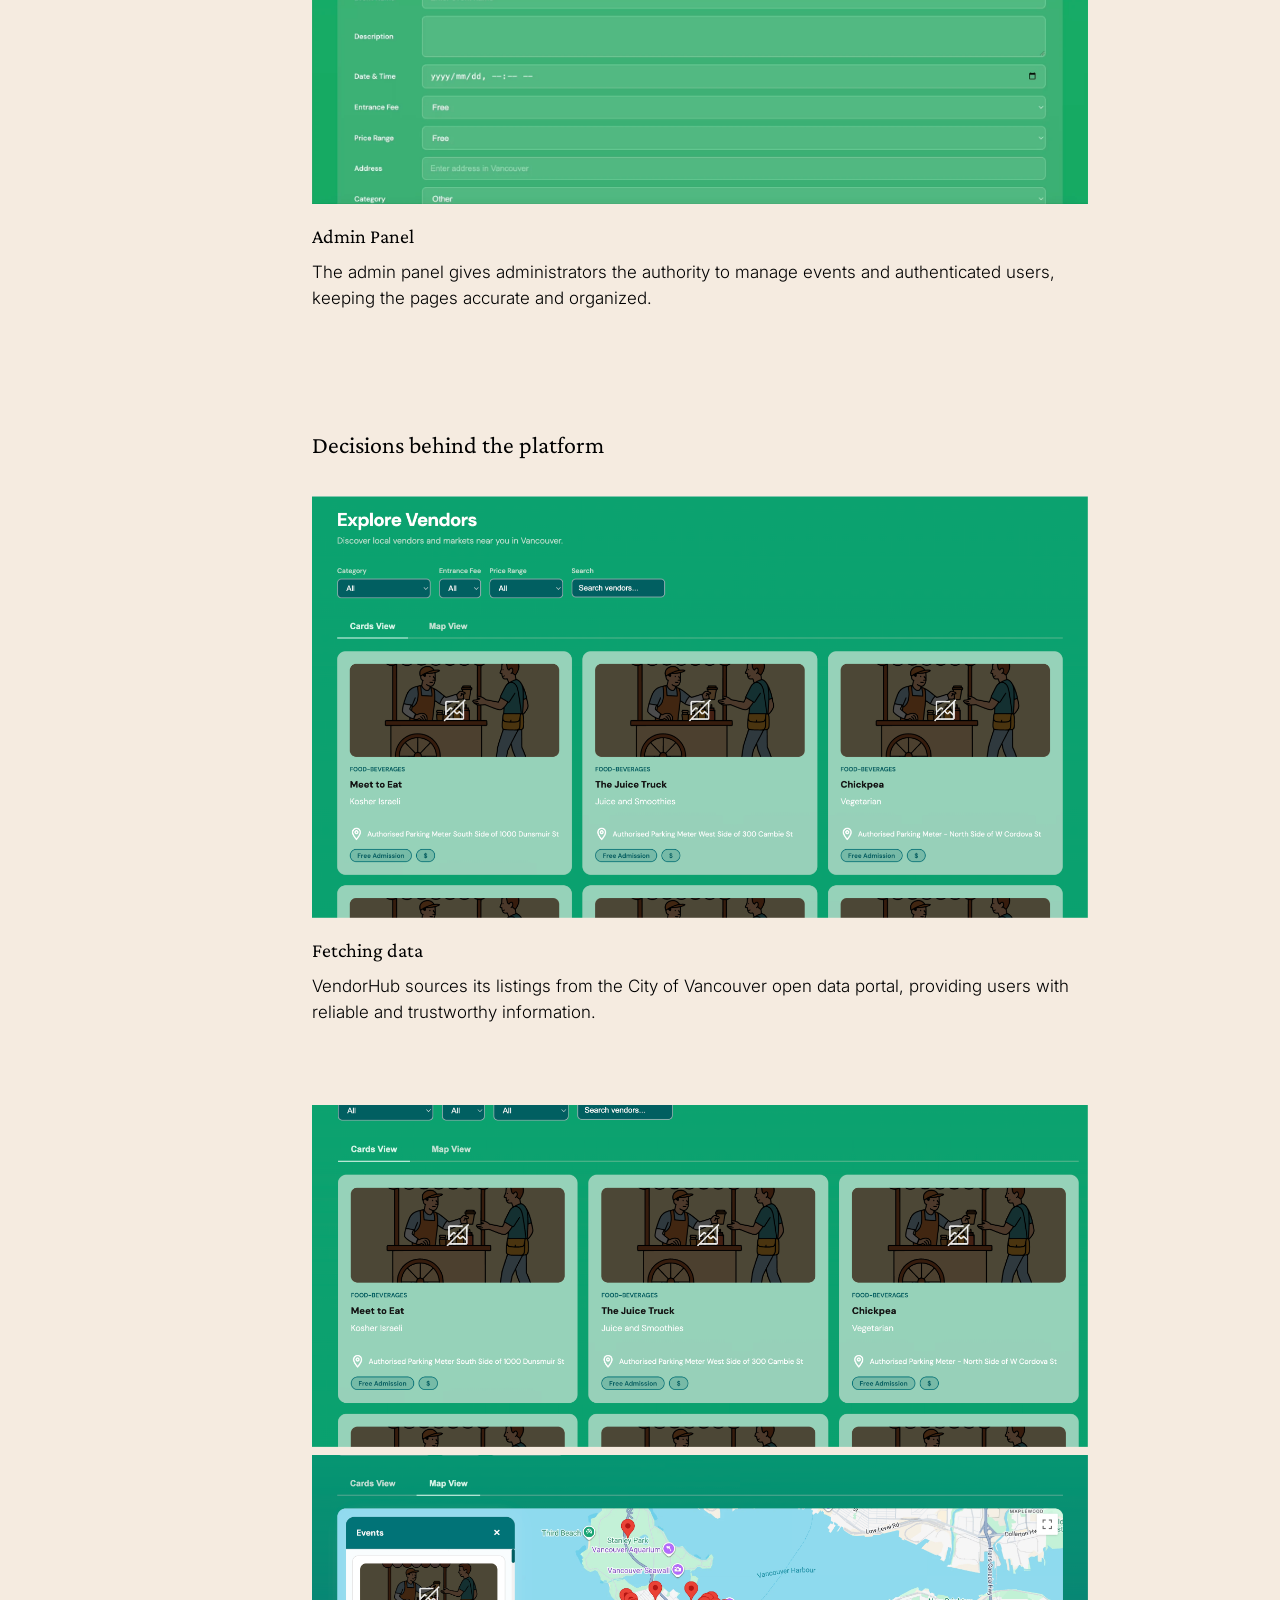
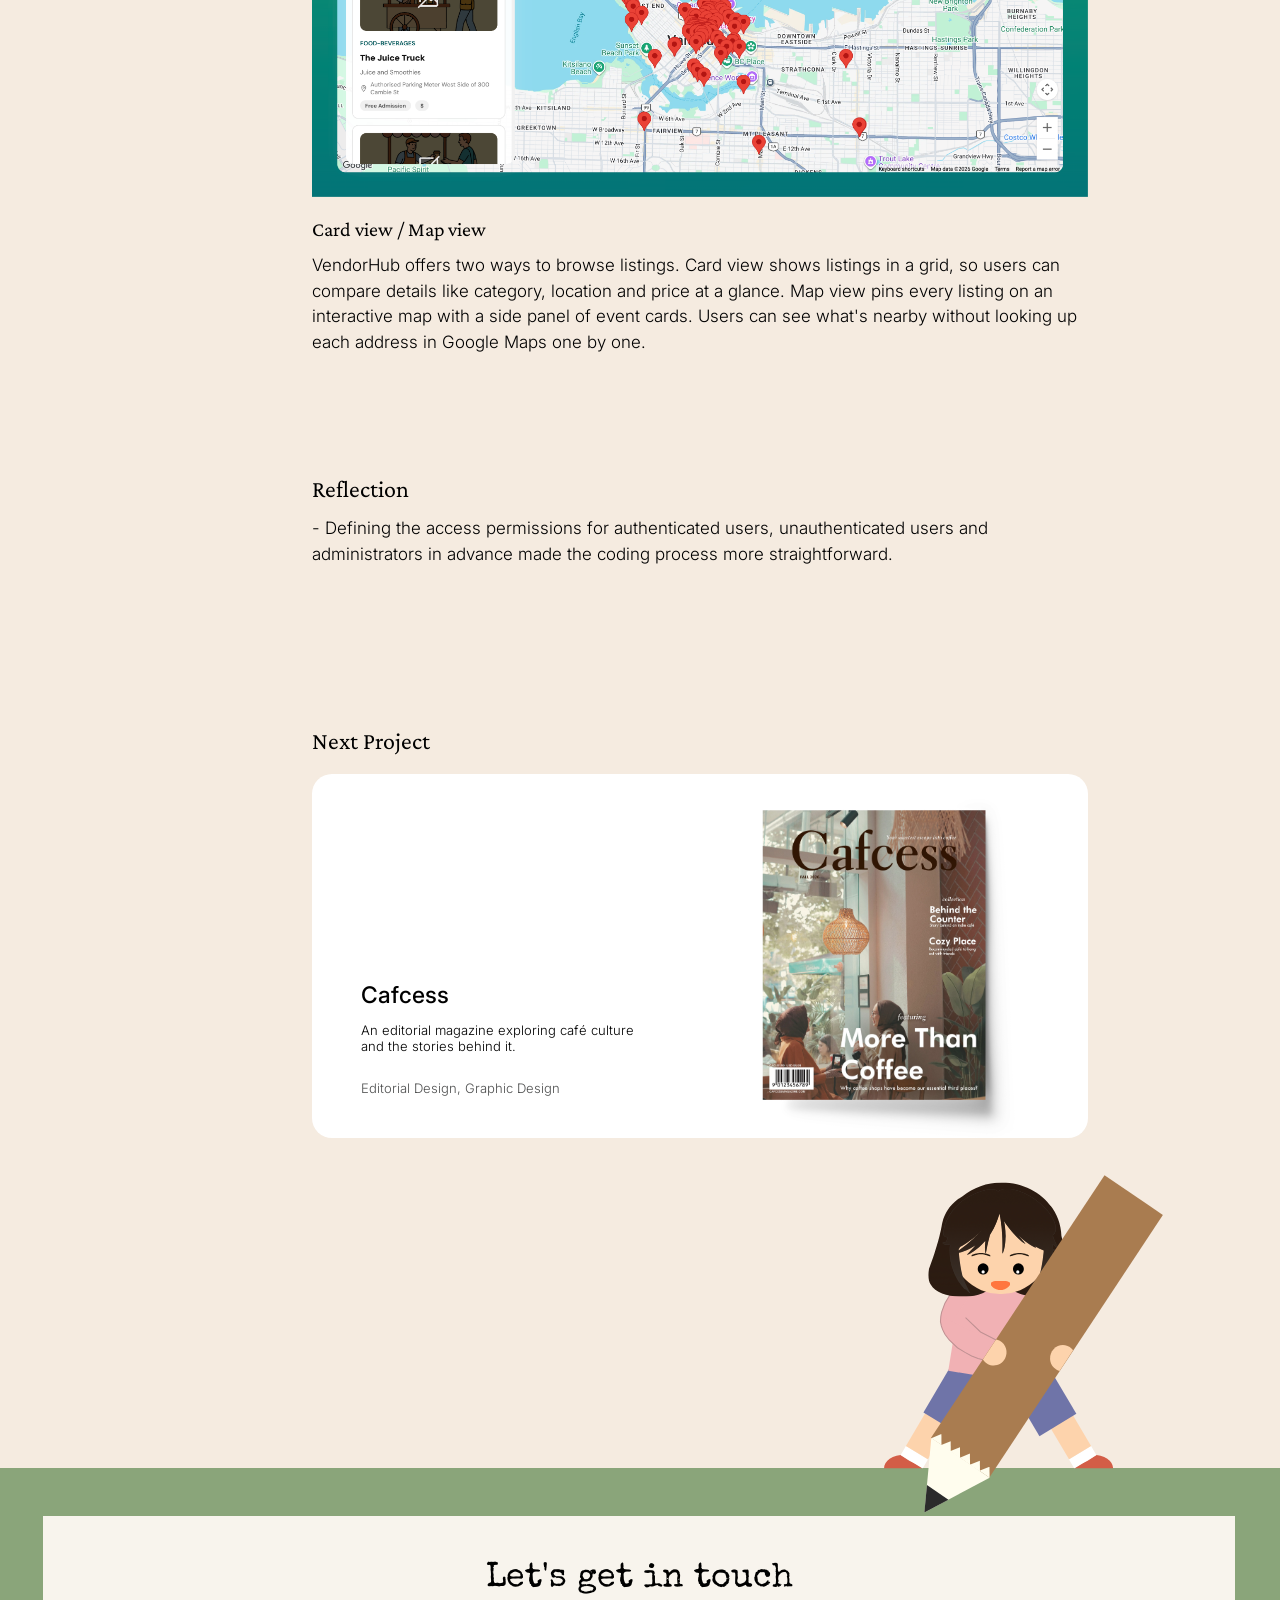
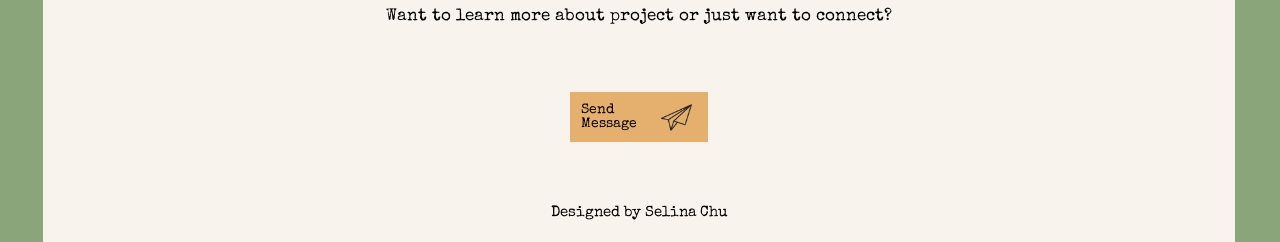
<file: vendorhub.html>
<!doctype html>
<html lang="en">
  <head>
    <!-- Google tag (gtag.js) -->
    <script async src="https://www.googletagmanager.com/gtag/js?id=G-80F9H3XEJ4"></script>
    <script>
      window.dataLayer = window.dataLayer || [];
      function gtag(){dataLayer.push(arguments);}
      gtag('js', new Date());

      gtag('config', 'G-80F9H3XEJ4');
    </script>
    <meta charset="UTF-8" />
    <meta name="viewport" content="width=device-width, initial-scale=1" />
    <title>VendorHub | Selina Chu</title>
    <link rel="icon" href="favicon/favicon.ico" sizes="any" />
    <link rel="icon" type="image/png" sizes="32x32" href="favicon/favicon-32.png" />
    <link rel="icon" type="image/png" sizes="16x16" href="favicon/favicon-16.png" />
    <link rel="apple-touch-icon" href="favicon/apple-touch-icon.png" />
    <meta
      name="description"
      content="VendorHub: a location-based web platform to discover local vendors, pop-up markets and micro-events in Vancouver."
    />
    <link rel="preconnect" href="https://fonts.googleapis.com" />
    <link rel="preconnect" href="https://fonts.gstatic.com" crossorigin />
    <link
      href="https://fonts.googleapis.com/css2?family=Crimson+Pro:wght@400;600&family=DM+Sans:opsz,wght@9..40,400;9..40,600;9..40,700&family=Inter:ital,wght@0,300;0,400;0,500;0,600;0,700;0,900;1,500&family=Special+Elite&display=swap"
      rel="stylesheet"
    />
    <link rel="stylesheet" href="styles.css" />
    <link rel="stylesheet" href="work.css" />
  </head>
  <body class="work-page">
    <!-- Phone menu sheet (opened by the hamburger in the header) -->
    <div
      class="menu-sheet"
      id="menu-sheet"
      role="dialog"
      aria-modal="true"
      aria-label="Menu"
    >
      <div class="menu-top">
        <a class="menu-logo" href="index.html">selina</a>
        <button type="button" class="menu-close" aria-label="Close menu">
          <span></span><span></span>
        </button>
      </div>
      <nav class="menu-links" aria-label="Menu">
        <a href="index.html#work">works</a>
        <a href="index.html#about">about</a>
      </nav>
    </div>
    <!-- Header: same as the home page -->
    <div class="work-header">
      <header class="site-header">
        <div class="site-header-inner">
          <a class="logo" href="index.html">selina</a>
          <nav class="nav" aria-label="Primary">
            <a href="index.html#work">works</a>
            <a href="index.html#about">about</a>
          </nav>
          <!-- phones: hamburger → menu sheet (#menu-sheet) -->
          <button
            type="button"
            class="menu-btn"
            aria-label="Open menu"
            aria-expanded="false"
            aria-controls="menu-sheet"
          >
            <span></span><span></span><span></span>
          </button>
        </div>
      </header>
    </div>

    <div class="work-layout">
      <!-- Left: back link + section nav (active section turns black while scrolling) -->
      <aside class="work-side">
        <a class="back-link" href="index.html#work">
          <svg
            class="back-arrow"
            width="24"
            height="12"
            viewBox="0 0 24 12"
            aria-hidden="true"
          >
            <path
              d="M23 6H1.5M6.5 1 1.5 6l5 5"
              fill="none"
              stroke="currentColor"
              stroke-width="1.4"
              stroke-linecap="round"
              stroke-linejoin="round"
            />
          </svg>
          <span>back</span>
        </a>
        <nav class="section-nav" aria-label="Case study sections">
          <a href="#overview" data-spy="overview">overview</a>
          <a href="#core-flows" data-spy="core-flows">core flows</a>
          <a href="#decisions" data-spy="decisions">decisions</a>
          <a href="#reflection" data-spy="reflection">reflection</a>
        </nav>
      </aside>

      <main class="work-main">
        <!-- ============ OVERVIEW ============ -->
        <section id="overview" class="w-block w-overview">
          <div class="w-title">
            <h1>VendorHub, a platform to discover local vendors</h1>
            <p class="w-category">Web Development, UI Design</p>
          </div>
          <div class="w-meta">
            <div>
              <h3>Role</h3>
              <p>Web Developer<br />Web Designer</p>
            </div>
            <div>
              <h3>Team</h3>
              <p>2 Designers</p>
            </div>
            <div>
              <h3>Time</h3>
              <p>2026 Feb-Apr</p>
            </div>
          </div>
          <div class="w-overview-text">
            <h2 class="w-label">Overview</h2>
            <p>
              VendorHub is a location-based web platform for discovering
              independent vendors, pop-up markets and micro-events near
              Vancouver. Built with React on the frontend, Node.js and Express
              on the backend, and MongoDB for data storage. It pulls event
              listings from Vancouver Open Data and the Google Maps API. The
              platform also supports three distinct user roles with different
              levels of access.
            </p>
          </div>
          <img
            class="w-shot vh-hero"
            src="assets/img/vendorhub-overview.png"
            alt="VendorHub home page: Discover local vendors and markets"
            width="2940"
            height="1410"
            decoding="async"
          />
          <!-- TODO: put the live site address in href -->
          <a
            class="vh-try"
            href="http://vendorhub-web.vercel.app/"
            target="_blank"
            rel="noopener"
            >Try VendorHub</a
          >
        </section>

        <!-- ============ CORE FLOWS (screen recordings) ============ -->
        <section id="core-flows" class="w-block vh-flows-block">
          <h2 class="w-label">Core flows</h2>
          <div class="vh-flows">
            <figure class="vh-flow">
              <div class="vh-shot">
                <video
                  class="vh-video"
                  muted
                  loop
                  playsinline
                  preload="none"
                  poster="assets/img/vendorhub-discover-poster.webp"
                  aria-label="Screen recording: Discovering local events"
                >
                  <source
                    src="assets/video/vendorhub-discover.mp4"
                    type="video/mp4"
                  />
                </video>
              </div>
              <figcaption class="feature-text">
                <h4>Discovering local events</h4>
                <p>
                  Without logging in, visitors can browse events near Vancouver
                  in a card or map view.
                </p>
              </figcaption>
            </figure>
            <figure class="vh-flow">
              <div class="vh-shot">
                <video
                  class="vh-video"
                  muted
                  loop
                  playsinline
                  preload="none"
                  poster="assets/img/vendorhub-filter-poster.webp"
                  aria-label="Screen recording: Filter function"
                >
                  <source
                    src="assets/video/vendorhub-filter.mp4"
                    type="video/mp4"
                  />
                </video>
              </div>
              <figcaption class="feature-text">
                <h4>Filter function</h4>
                <p>
                  With the filtering function, visitors can find events that
                  match their interests and fit their budget more easily.
                </p>
              </figcaption>
            </figure>
            <figure class="vh-flow">
              <div class="vh-shot">
                <video
                  class="vh-video"
                  muted
                  loop
                  playsinline
                  preload="none"
                  poster="assets/img/vendorhub-host-poster.webp"
                  aria-label="Screen recording: Hosting your own event!"
                >
                  <source
                    src="assets/video/vendorhub-host.mp4"
                    type="video/mp4"
                  />
                </video>
              </div>
              <figcaption class="feature-text">
                <h4>Hosting your own event!</h4>
                <p>
                  Registering as a user unlocks personalized features, including
                  member-specific navigation and the ability to host, edit, or
                  delete your own events. Registered members can also save
                  vendors or events to their Favourites list for easy access
                  later.
                </p>
              </figcaption>
            </figure>
            <!-- Saving your favourite section rn
            <figure class="vh-flow">
              <div class="vh-shot">
                <video
                  class="vh-video"
                  muted
                  loop
                  playsinline
                  preload="none"
                  poster="assets/img/vendorhub-flow-poster.webp"
                  aria-label="Screen recording: Saving your favourite"
                >
                  <source
                    src="assets/video/vendorhub-save.mp4"
                    type="video/mp4"
                  />
                </video>
              </div>
              <figcaption class="feature-text">
                <h4>Saving your favourite</h4>
                <p>
                  Saving feature is also available only to registered members,
                  allowing them to save vendors or events to their Favorites
                  list for easy access later.
                </p>
              </figcaption>
            </figure>
            -->
            <figure class="vh-flow">
              <div class="vh-shot">
                <video
                  class="vh-video"
                  muted
                  loop
                  playsinline
                  preload="none"
                  poster="assets/img/vendorhub-admin-poster.webp"
                  aria-label="Screen recording: Admin Panel"
                >
                  <source
                    src="assets/video/vendorhub-admin.mp4"
                    type="video/mp4"
                  />
                </video>
              </div>
              <figcaption class="feature-text">
                <h4>Admin Panel</h4>
                <p>
                  The admin panel gives administrators the authority to manage
                  events and authenticated users, keeping the pages accurate and
                  organized.
                </p>
              </figcaption>
            </figure>
          </div>
        </section>

        <!-- ============ DECISIONS ============ -->
        <section id="decisions" class="w-block vh-decisions">
          <h2 class="w-label">Decisions behind the platform</h2>
          <figure class="vh-flow">
            <img
              class="w-shot vh-img"
              src="assets/img/vendorhub-fetch.png"
              alt="Explore Vendors page listing vendors from Vancouver Open Data"
              width="2934"
              height="1596"
              decoding="async"
            />
            <figcaption class="feature-text">
              <h4>Fetching data</h4>
              <p>
                VendorHub sources its listings from the City of Vancouver open
                data portal, providing users with reliable and trustworthy
                information.
              </p>
            </figcaption>
          </figure>
          <figure class="vh-flow">
            <div class="vh-pair">
              <img
                class="w-shot vh-img"
                src="assets/img/vendorhub-cards.png"
                alt="Card view of vendor listings"
                width="2942"
                height="1297"
                decoding="async"
              />
              <img
                class="w-shot vh-img"
                src="assets/img/vendorhub-map.png"
                alt="Map view with listings pinned on a map of Vancouver"
                width="2941"
                height="1297"
                decoding="async"
              />
            </div>
            <figcaption class="feature-text">
              <h4>Card view / Map view</h4>
              <p>
                VendorHub offers two ways to browse listings. Card view shows
                listings in a grid, so users can compare details like category,
                location and price at a glance. Map view pins every listing on
                an interactive map with a side panel of event cards. Users can
                see what's nearby without looking up each address in Google Maps
                one by one.
              </p>
            </figcaption>
          </figure>
        </section>

        <!-- ============ REFLECTION ============ -->
        <section id="reflection" class="w-block w-reflection">
          <h2 class="w-label">Reflection</h2>
          <p class="w-body">
            - Defining the access permissions for authenticated users,
            unauthenticated users and administrators in advance made the coding
            process more straightforward.
          </p>
        </section>

        <!-- ============ NEXT PROJECT (home-page Cafcess card) ============ -->
        <section class="w-block w-next">
          <h2 class="w-label">Next Project</h2>
          <article class="project r20 is-linked next-card">
            <a
              class="card-link"
              href="cafcess.html"
              aria-label="Next project: Cafcess"
            ></a>
            <div class="stage-wrap project-visual" aria-hidden="true">
              <div class="stage" style="--fw: 1188; --fh: 558">
                <div class="L magazine-wrap mockup">
                  <div class="magazine">
                    <img
                      class="L mag-shadow"
                      src="assets/img/cafcess-shadow.png"
                      alt=""
                    />
                    <img
                      class="L mag-body"
                      src="assets/img/cafcess-body.png"
                      alt=""
                    />
                    <div class="L mag-cover-wrap">
                      <img
                        class="mag-cover"
                        src="assets/img/cafcess-cover.png"
                        alt=""
                      />
                    </div>
                  </div>
                </div>
              </div>
            </div>
            <div class="project-text">
              <h3 class="w500">Cafcess</h3>
              <p class="desc">
                An editorial magazine exploring café culture and the stories
                behind it.
              </p>
              <p class="tags">Editorial Design, Graphic Design</p>
            </div>
          </article>
        </section>
      </main>
    </div>

    <!-- ============ FOOTER ============ -->
    <footer class="work-footer">
      <!-- girl w/ pencil: shoes stand on the footer's top edge, pencil overlaps into it -->
      <div class="girl-peek" aria-hidden="true">
        <div class="girl-peek-art">
          <div class="girl">
            <img
              class="L"
              style="
                left: 869.82px;
                top: 639.02px;
                width: 162.892px;
                height: 166.998px;
              "
              src="assets/svg/girl-right-leg.svg"
              alt=""
            />
            <img
              class="L"
              style="
                left: 676px;
                top: 636.93px;
                width: 167.319px;
                height: 169.091px;
              "
              src="assets/svg/girl-left-leg.svg"
              alt=""
            />
            <img
              class="L"
              style="
                left: 749.52px;
                top: 465.81px;
                width: 189.752px;
                height: 201.423px;
              "
              src="assets/svg/girl-shirt.svg"
              alt=""
            />
            <!-- face -->
            <div class="L" style="inset: 39.77% 18.28% 40.56% 62.76%">
              <img
                class="fill"
                src="assets/svg/girl-hair-textured.svg"
                alt=""
              />
            </div>
            <img
              class="L"
              style="left: 779px; top: 375px; width: 158px; height: 159px"
              src="assets/svg/girl-face.svg"
              alt=""
            />
            <div class="L" style="inset: 40.83% 20.14% 41.14% 64.62%">
              <img
                class="fill"
                src="assets/svg/girl-bang-textured.svg"
                alt=""
              />
            </div>
            <img
              class="L"
              style="left: 812px; top: 470px; width: 90px; height: 34px"
              src="assets/svg/girl-eyes.svg"
              alt=""
            />
            <div class="L" style="inset: 56.67% 26.45% 41.67% 70.94%">
              <img class="fill" src="assets/svg/girl-mouth.svg" alt="" />
            </div>
            <!-- pencil -->
            <div
              class="L pencil-box"
              style="
                left: 749.51px;
                top: 349px;
                width: 361.055px;
                height: 471.081px;
              "
            >
              <div class="pencil-tilt"><div class="pencil-body"></div></div>
            </div>
            <div
              class="L pencil-box"
              style="
                left: 693.52px;
                top: 746.68px;
                width: 154.546px;
                height: 158.489px;
              "
            >
              <div class="pencil-tilt">
                <img
                  style="display: block; width: 109.683px; height: 115.931px"
                  src="assets/svg/pencil-front.svg"
                  alt=""
                />
              </div>
            </div>
            <img
              class="L"
              style="
                left: 828.99px;
                top: 602.43px;
                width: 147.257px;
                height: 53.561px;
              "
              src="assets/svg/girl-hand.svg"
              alt=""
            />
          </div>
        </div>
      </div>
      <div class="wf-panel">
        <div class="wf-head">
          <h2>Let's get in touch</h2>
          <p>Want to learn more about project or just want to connect?</p>
        </div>
        <a class="send-btn send-btn--sm" href="mailto:selinachu456@gmail.com">
          <span>Send Message</span>
          <img src="assets/img/send-icon.png" alt="" />
        </a>
        <p class="wf-credit">Designed by Selina Chu</p>
      </div>
    </footer>

    <script src="js/main.js"></script>
    <script src="js/work.js"></script>
  </body>
</html>
</file>
<file: styles.css>
/* =========================================================
   Selina Chu — Portfolio home page

   Units: rem everywhere (1rem = 16px at the browser's default text size),
   except
   • illustrations drawn in fixed artwork coordinates and scaled as one picture by JS
     (hero girl, bio shapes, card mockups, About-me girl, falling shapes) –
     they stay px so their parts never drift apart;
   • 1–2px hairlines (borders, outlines).

   Breakpoints (rem, so they follow the browser's text size; js/main.js uses the same):
     Phone    ≤ 37.4375rem  (~320–599px)
     Tablet   37.5–63.9375rem (~600–1023px)
     Desktop  ≥ 64rem        (1024px and up)
   ========================================================= */

:root {
  --bg: #f5ebe0;
  --ink: #000;
  --ink-soft: #383636;
  --muted: #4f5050;
  --logo: #413c3c;
  --accent-red: #ab0001;
  --card: #fff;
  --about-yellow: #ffda8d;
  --input-bg: #ffdfd0;
  --placeholder: #595851;
  --button: #e5af6e;

  --font-sans: "Inter", system-ui, -apple-system, "Segoe UI", sans-serif;
  --font-type: "Special Elite", "Courier New", monospace;
  --font-title: "Crimson Pro", Georgia, serif;
  --font-serif: "Libertinus Serif", Georgia, serif;
  --font-ui: "DM Sans", var(--font-sans);

  --page-max: 80rem;
  /* one gap between every home section: intro → sneak peek → selected projects →
     about me, and contact → thanks (desktop 144px at 1280, tablet 7rem, phone 5.5rem) */
  --section-gap: clamp(7rem, 11.25vw, 9rem);
  /* same heading → content gap for Sneak peek, Selected projects and About me */
  --heading-gap: clamp(2.5rem, 3.75vw, 3rem); /* desktop 48px at 1280; tablet 2.5rem, phone 2rem */
}

*,
*::before,
*::after {
  box-sizing: border-box;
}

html {
  scroll-behavior: smooth;
}
@media (prefers-reduced-motion: reduce) {
  html {
    scroll-behavior: auto;
  }
}

body {
  margin: 0;
  background: var(--bg);
  color: var(--ink);
  font-family: var(--font-sans);
  -webkit-font-smoothing: antialiased;
  overflow-x: clip;
}

img {
  display: block;
  max-width: none;
}
a {
  color: inherit;
}
h1,
h2,
h3,
h4,
p {
  margin: 0;
}
ul {
  margin: 0;
  padding: 0;
  list-style: none;
}

.page {
  position: relative;
  max-width: var(--page-max);
  margin: 0 auto;
  overflow-x: clip;
}
/* hero, bio and sneak peek span the full screen width */
.page--bleed {
  max-width: none;
}

/* ---------- Scaled "stage" helper ----------
   Illustration-heavy blocks are authored at design size (px) inside
   .stage and scaled to the wrapper width by JS (--s). --x/--y crop. */
.stage-wrap {
  --x: 0;
  --y: 0;
  position: relative;
  width: 100%;
  aspect-ratio: var(--w) / var(--h);
}
.stage {
  position: absolute;
  left: 0;
  top: 0;
  width: calc(var(--fw) * 1px);
  height: calc(var(--fh) * 1px);
  transform-origin: 0 0;
  transform: scale(var(--s, 1))
    translate(calc(var(--x) * -1px), calc(var(--y) * -1px));
}
.L {
  position: absolute;
}
.fill {
  position: absolute;
  inset: 0;
  width: 100%;
  height: 100%;
}

.section-title {
  font-family: var(--font-title);
  font-weight: 400;
  font-size: clamp(2.125rem, 3.9vw, 3.125rem);
  line-height: normal;
  text-align: center;
  white-space: nowrap;
}

/* =================== HERO =================== */
/* Full-screen hero. JS sets --hs (scale), --hx/--hy (offset of the artwork
   origin) so the table's bottom edge sits on the screen's bottom edge. */
.hero {
  --hs: 1;
  --hx: 0px;
  --hy: 0px;
  --hgx: var(--hx);
  position: relative;
  z-index: 3;
  height: 100vh;
  height: 100svh;
  min-height: 32.5rem;
  overflow-x: clip;
}

.site-header {
  position: absolute;
  z-index: 5;
  left: 0;
  right: 0;
  top: 0;
}
.site-header-inner {
  max-width: var(--page-max);
  margin: 0 auto;
  height: 5.625rem;
  padding: 2.5625rem 4.1875rem 0 4rem; /* 'selina' at x 64, aligned with the case-study '←back' text */
  display: flex;
  justify-content: space-between;
  align-items: flex-start;
}
.site-header-inner {
  justify-content: flex-end;
}
/* 'selina': its left edge scales with the screen (64px of 1280 = 5vw),
   aligned with the case-study '←back' text; the nav stays in the centred frame */
.logo {
  position: absolute;
  left: 5vw;
  top: 2.5625rem;
  font-weight: 700;
  font-size: 1.5625rem;
  color: var(--logo);
  text-decoration: none;
  line-height: normal;
  padding-top: 0.375rem;
}
/* nav: mirrors 'selina' — its RIGHT edge sits 5vw from the screen's right edge */
.nav {
  position: absolute;
  right: 5vw;
  top: 2.5625rem;
  display: flex;
  gap: 2.8125rem;
  padding-top: 0.83688rem;
  font-family: var(--font-type);
  font-size: 1.25rem;
}
.nav a {
  text-decoration: none;
  position: relative;
}
.nav a::after {
  content: "";
  position: absolute;
  left: 0;
  right: 0;
  bottom: -0.1875rem;
  height: 1.5px;
  background: currentColor;
  transform: scaleX(0);
  transform-origin: left;
  transition: transform 0.25s ease;
}
.nav a:hover::after,
.nav a:focus-visible::after {
  transform: scaleX(1);
}

.hero-title {
  position: absolute;
  z-index: 4;
  left: calc(var(--hx) + 694.5px * var(--hs));
  top: calc(var(--hy) + 317px * var(--hs));
  width: calc(513px * var(--hs));
  font-family: var(--font-serif);
  font-weight: 400;
  font-size: calc(45px * var(--hs));
  line-height: 1.303;
  color: var(--accent-red);
  text-align: center;
}
.hero-art {
  position: absolute;
  inset: 0;
  pointer-events: none;
}
.hero-layer {
  position: absolute;
  left: var(
    --hgx
  ); /* girl + hands: shifted left of the headline's frame for breathing room */
  top: var(--hy);
  width: 1280px;
  height: 1010px;
  transform-origin: 0 0;
  transform: scale(var(--hs));
}
.hero-frame {
  position: absolute;
  left: 1px;
  top: 5px;
  width: 1279px;
  height: 787px;
}
/* table bar: artwork y 763→839, stretched to the full screen width */
.hero-table-bar {
  position: absolute;
  left: 0;
  right: 0;
  top: calc(var(--hy) + 763px * var(--hs));
  height: calc(76px * var(--hs) + 1px);
  background: #664b31;
}
.hero-hands {
  left: -1px;
  top: 556px;
  width: 1280px;
  height: 448.092px;
}

/* =================== BIO =================== */
/* Full width. The 1280×685 artwork is scaled (--s) and centred (--bx);
   the shape groups can drift past it to float at the screen edges. */
.bio {
  --s: 1;
  --bx: 0px;
  position: relative;
  z-index: 1;
  /* ends at the computer's bottom edge (stage 638 of 685), so the gap to
     "Sneak peek of my works" is the same section gap as everywhere else */
  height: calc(638px * var(--s));
  overflow-x: clip;
}
.bio-stage {
  position: absolute;
  left: var(--bx);
  top: 0;
  width: 1280px;
  height: 685px;
  transform-origin: 0 0;
  transform: scale(var(--s));
}
.bio-computer {
  left: 537px;
  top: 467px;
  width: 175px;
  height: 149px;
}
.bio-computer img {
  position: absolute;
  left: -50px;
  top: -30px;
  width: 275px;
  height: 201px;
}
.bio-text {
  position: absolute;
  left: calc(50% - 0.5px);
  top: 175px;
  transform: translateX(-50%);
  width: max(605px, calc(min(21.25rem, 100vw - 2.5rem) / var(--s, 1))); /* never wider than a small phone */
  font-weight: 500;
  font-size: max(45px, calc(min(1.25rem, 5.6vw) / var(--s, 1))); /* a touch smaller below ~360px */
  line-height: 1.236;
  color: var(--ink-soft);
  text-align: center;
}
.bio-text > span {
  display: block;
  margin-bottom: 6px;
}
.bio-hello {
  font-style: italic;
}
.uc {
  text-transform: uppercase;
}
.bio-right {
  left: 537px;
  top: 55px;
  width: 428.476px;
  height: 487.374px;
  will-change: transform;
}
.bio-left {
  left: -32px;
  top: 35px;
  width: 672px;
  height: 455px;
  will-change: transform;
}
.bio-left img {
  position: absolute;
  left: 0;
  top: 0;
  width: 677.515px;
  height: 455px;
}
.float-a {
  animation: float 6s ease-in-out infinite;
}
.float-b {
  animation: float 7s ease-in-out -2s infinite reverse;
}
@keyframes float {
  0%,
  100% {
    transform: translateY(0) rotate(0deg);
  }
  50% {
    transform: translateY(-1rem) rotate(2deg);
  }
}

/* =================== SNEAK PEAK =================== */
.sneak {
  /* tiles scale with the page like the rest of the content: 357.5px at 1280px
     wide (27.93vw), never bigger than at 1280, 144px min on phones */
  --tile: clamp(9rem, 27.93vw, 22.34375rem);
  --gap: clamp(0.75rem, 2.75vw, 2.2rem);
  margin-top: calc(var(--section-gap) - 1.125rem); /* + padding = one section gap */
  padding-top: 1.125rem;
  display: flex;
  flex-direction: column;
  align-items: center;
  gap: var(--heading-gap); /* same heading → content gap as Selected projects / About me */
}
.marquee {
  width: 100%;
  overflow: hidden;
}
.marquee-track {
  display: flex;
  width: max-content;
  animation: marquee 45s linear infinite;
}
.marquee:hover .marquee-track {
  animation-play-state: paused;
}
.marquee-group {
  display: flex;
  align-items: flex-end;
  gap: var(--gap);
  padding-right: var(--gap);
}
.marquee-group li {
  width: var(--tile);
  height: var(--tile);
  flex: none;
}
.marquee-group li.tall {
  height: calc(var(--tile) * 1.25);
}
.marquee-group img {
  width: 100%;
  height: 100%;
  object-fit: cover;
}
@keyframes marquee {
  to {
    transform: translateX(-50%);
  }
}

/* =================== SELECTED PROJECTS =================== */
.selected {
  margin: var(--section-gap) auto 0;
  max-width: 74.25rem;
  display: flex;
  flex-direction: column;
  align-items: center;
  gap: var(--heading-gap);
}
.project-stack {
  width: 100%;
  display: flex;
  flex-direction: column;
  gap: 1.25rem; /* cards follow each other closely; the next one is visible below */
}
/* Heading + first card = one sticky block (the heading stays on top of the first
   card); cards 2–4 stop over the first card. Tops are set by JS. */
.project-first {
  position: sticky;
  top: var(--stick-top, 1.25rem);
  display: flex;
  flex-direction: column;
  align-items: center;
  gap: var(--heading-gap);
}
.project-first > .project {
  position: relative;
  top: auto;
}
/* Stacked cards: each one sticks, the next slides up over it (JS adds the
   depth scale/dim of the cards underneath and sets --stick-top). */
.project {
  position: sticky;
  top: var(--stick-top, 5.625rem);
  width: 100%;
  background: var(--card);
  overflow: hidden;
  transform-origin: 50% 0;
  box-shadow: 0 -0.375rem 1.875rem rgba(84, 60, 35, 0.1);
  will-change: transform;
}
.project.r20 {
  border-radius: 1.25rem;
}
/* whole card is a link to its case study */
.card-link {
  position: absolute;
  inset: 0;
  z-index: 5;
  border-radius: inherit;
}
.project.is-linked {
  cursor: pointer;
}

/* Card hover: the mockup lifts off the card.
   (Uses the individual translate/rotate properties so it stacks on top of the
   mockups' own transforms and the card-stack scale.) */
.mockup {
  transition:
    translate 0.45s cubic-bezier(0.2, 0.8, 0.2, 1),
    rotate 0.45s cubic-bezier(0.2, 0.8, 0.2, 1),
    filter 0.45s ease;
}
.project:hover .mockup,
.project:focus-within .mockup {
  translate: 0 -0.875rem;
  rotate: -1.5deg;
  filter: drop-shadow(0 1.375rem 1.625rem rgba(84, 60, 35, 0.28));
}
.project:hover .magazine-wrap.mockup {
  rotate: 1.5deg;
}
@media (prefers-reduced-motion: reduce) {
  .mockup {
    transition: none;
  }
}
.project.r30 {
  border-radius: 1.25rem; /* all project cards use 20px corners */
}
.project-visual {
  --w: 1188;
  --h: 558;
  overflow: hidden;
}

.project-text {
  position: absolute;
  left: 6.31%;
  top: 56.81%;
  width: 36.36%;
  display: flex;
  flex-direction: column;
  gap: calc(1.25rem * var(--s, 1));
  line-height: normal;
}
.project-text h3 {
  font-size: max(1.25rem, calc(2.1875rem * var(--s, 1)));
  font-weight: 500;
}
.project-text .desc {
  font-size: max(0.8125rem, calc(1.25rem * var(--s, 1)));
  font-weight: 300;
  min-height: 3.4em;
}
.project-text .tags {
  font-size: max(0.8125rem, calc(1.25rem * var(--s, 1)));
  font-weight: 300;
  color: var(--muted);
}
.w500 {
  font-weight: 500;
}
.w600 {
  font-weight: 600;
}

/* HomeScope — iPhone mockup */
.iphone {
  left: 726px;
  top: 88px;
  width: 302px;
  height: 653px;
}
.iphone-frame {
  left: -9.74%;
  top: -3.32%;
  width: 119.65%;
  height: 106.64%;
}
/* screen sits under the transparent screen area of the frame PNG (115,84 → 1170×2532 of 1400×2700) */
.iphone-screen {
  left: calc(-9.74% + 119.65% * 0.08214);
  top: calc(-3.32% + 106.64% * 0.03111);
  width: calc(119.65% * 0.83571);
  height: calc(106.64% * 0.93778);
  object-fit: cover;
}

/* VendorHub — browser mockup */
.browser {
  left: 536px;
  top: calc(50% - 0.39px);
  transform: translateY(-50%);
  width: 737.506px;
  height: 409.213px;
  display: flex;
  flex-direction: column;
  background: #fff;
  border: 0.256px solid #a6a6a6;
  border-radius: 10px;
  overflow: hidden;
  box-shadow: 0 8.195px 24.584px rgba(0, 0, 0, 0.5);
}
/* Chrome toolbar drawn in 1440-wide Chrome UI kit units (tab bar 42 tall),
   scaled by --k to this 737.5-wide window. Icon order / spacing follows real Chrome:
   back 16 · forward 48 · reload 80 · address bar from 108. */
.browser {
  --k: 0.51217;
}
.chrome-tabbar {
  position: relative;
  flex: none;
  height: calc(42px * var(--k));
  background: #dfe1e5;
  overflow: hidden;
}
.chrome-dots {
  position: absolute;
  left: calc(21px * var(--k));
  top: calc(15px * var(--k));
  display: flex;
  gap: calc(8px * var(--k));
}
.chrome-dots i {
  width: calc(12px * var(--k));
  height: calc(12px * var(--k));
  border-radius: 50%;
}
.chrome-tab {
  position: absolute;
  left: calc(87px * var(--k));
  top: calc(8px * var(--k));
  width: calc(240px * var(--k));
  height: calc(34px * var(--k));
  background: #fff;
  border-radius: calc(8px * var(--k)) calc(8px * var(--k)) 0 0;
  overflow: hidden;
}
.chrome-tab-title {
  position: absolute;
  left: calc(12px * var(--k));
  top: 50%;
  transform: translateY(-50%);
  font: 600 calc(12px * var(--k))/1 var(--font-ui);
  letter-spacing: -0.01em;
  color: #3d4043;
  white-space: nowrap;
}
.chrome-tab-x {
  position: absolute;
  right: calc(12px * var(--k));
  top: 50%;
  width: calc(9px * var(--k));
  height: calc(9px * var(--k));
  transform: translateY(-50%);
}
.chrome-tab-end {
  display: none;
}
.chrome-plus {
  position: absolute;
  left: calc(350px * var(--k));
  top: calc(20px * var(--k));
  width: calc(11px * var(--k));
  height: calc(11px * var(--k));
}
.chrome-chevron {
  position: absolute;
  right: calc(18px * var(--k));
  top: calc(23px * var(--k));
  width: calc(8px * var(--k));
  height: calc(4px * var(--k));
}
.chrome-nav {
  position: relative;
  flex: none;
  height: calc(36px * var(--k));
  background: #fff;
  overflow: hidden;
}
.chrome-nav > .ci {
  position: absolute;
  top: 50%;
  transform: translateY(-50%);
}
.ci-back {
  left: calc(16px * var(--k));
  width: calc(13px * var(--k));
  height: calc(13px * var(--k));
}
.ci-forward {
  left: calc(48px * var(--k));
  width: calc(13px * var(--k));
  height: calc(13px * var(--k));
}
.ci-reload {
  left: calc(80px * var(--k));
  width: calc(13.25px * var(--k));
  height: calc(12.5px * var(--k));
}
.chrome-search {
  position: absolute;
  left: calc(108px * var(--k));
  right: calc(108px * var(--k));
  top: 50%;
  transform: translateY(-50%);
  height: calc(28px * var(--k));
  background: #f1f3f4;
  border-radius: 9999px;
  overflow: hidden;
}
.chrome-search > .ci {
  position: absolute;
  top: 50%;
  transform: translateY(-50%);
}
.ci-lock {
  left: calc(14px * var(--k));
  width: calc(8px * var(--k));
  height: calc(10.5px * var(--k));
}
.ci-share {
  right: calc(44px * var(--k));
  width: calc(11.25px * var(--k));
  height: calc(14.25px * var(--k));
}
.ci-star {
  right: calc(12px * var(--k));
  width: calc(13.5px * var(--k));
  height: calc(12.9px * var(--k));
}
.chrome-url {
  position: absolute;
  left: calc(32px * var(--k));
  top: 50%;
  transform: translateY(-50%);
  font: 400 calc(13px * var(--k))/1 var(--font-ui);
  color: #606367;
  white-space: nowrap;
}
.ci-ext {
  right: calc(76px * var(--k));
  width: calc(15px * var(--k));
  height: calc(14.5px * var(--k));
}
.ci-toggle {
  right: calc(45px * var(--k));
  width: calc(14px * var(--k));
  height: calc(14px * var(--k));
}
.ci-more {
  right: calc(20px * var(--k));
  width: calc(3px * var(--k));
  height: calc(13.5px * var(--k));
}
.chrome-shadow {
  flex: none;
  height: calc(1px * var(--k));
  background: #dbdcdd;
}
.browser-screen {
  position: relative;
  flex: 1 0 0;
  background: #f5f5f5;
  overflow: hidden;
}
.browser-screen img {
  position: absolute;
  left: -0.01%;
  top: -0.05%;
  width: 737.506px;
  height: calc(368.753px * 1.0857);
}

/* Cafcess — magazine */
.magazine-wrap {
  left: 553px;
  top: -42px;
  width: 690.908px;
  height: 699.552px;
  display: flex;
  align-items: center;
  justify-content: center;
  /* a little bigger: the cover is as tall as the SFU TA post (443) and sits at the
     same height in the card (55 from the top), so both have the same spacing */
  transform: translateY(-17px) scale(1.1);
}
.magazine {
  position: relative;
  flex: none;
  width: 500.326px;
  height: 522.5px;
  transform: rotate(29deg);
}
.mag-shadow {
  left: 0;
  top: 0;
  width: 500.326px;
  height: 522.5px;
  object-fit: cover;
  opacity: 0.7;
}
.mag-body {
  left: 0;
  top: 16.55px;
  width: 444.734px;
  height: 489.395px;
  object-fit: cover;
}
.mag-cover-wrap {
  left: -43.49px;
  top: 1.05px;
  width: 515.652px;
  height: 529.934px;
  display: flex;
  align-items: center;
  justify-content: center;
}
.mag-cover {
  flex: none;
  width: 366.235px;
  height: 402.884px;
  object-fit: contain;
  transform: rotate(-29deg);
}

/* SFU TA — Instagram mockup */
.insta {
  left: 709px;
  top: 55px;
  display: flex;
  flex-direction: column;
  filter: drop-shadow(0 4.55px 7.963px rgba(182, 182, 182, 0.9));
}
.insta-top {
  position: relative;
  width: 339px;
  height: 59.154px;
  background: #fff;
  border-radius: 15.926px 15.926px 0 0;
  overflow: hidden;
}
.insta-logo {
  position: absolute;
  left: 16.72px;
  top: 11.93px;
  width: 37.582px;
  height: 37.582px;
  border-radius: 50%;
  object-fit: cover;
}
.insta-name {
  position: absolute;
  left: 63.42px;
  top: 18.65px;
  font: 700 9.669px/normal var(--font-ui);
  color: #2d2936;
}
.insta-loc {
  position: absolute;
  left: 63.42px;
  top: 31.52px;
  font: 400 7.963px/normal var(--font-ui);
  color: #2d2936;
}
.insta-post {
  width: 338.658px;
  height: 338.658px;
  object-fit: cover;
}
.insta-bottom {
  width: 339px;
  height: 45.503px;
  background: #fff;
  border-radius: 0 0 15.926px 15.926px;
  display: flex;
  justify-content: space-between;
  align-items: flex-start;
  padding: 10.84px 15.39px 0 15.38px;
}
.insta-bottom img {
  width: 21.885px;
  height: 21.885px;
}
.insta-actions {
  display: flex;
  gap: 9.101px;
}

/* =================== ABOUT ME =================== */
.about {
  margin: var(--section-gap) auto 0;
  max-width: 74.1875rem;
  display: flex;
  flex-direction: column;
  gap: var(--heading-gap);
}
/* JS sets --as (art scale), --ax/--ay (where the 1187×905 art box sits),
   --card-h and the text box vars, so the card just resizes at every width. */
.about-block {
  --as: 1;
  --ax: 0px;
  --ay: 0px;
  position: relative;
  padding-bottom: var(--girl-overhang, 347px); /* girl hangs below the card */
}
.about-card {
  position: relative;
  height: var(--card-h, 558px);
  background: var(--about-yellow);
  border-radius: clamp(1.25rem, 2.5vw, 1.875rem);
  overflow: hidden;
}
.about-text {
  position: absolute;
  z-index: 2;
  left: var(--tx, 52px);
  top: var(--ty, 50%);
  width: var(--tw, 560px);
  transform: translateY(var(--tshift, -50%));
  font-size: var(--tf, 1.5625rem);
  line-height: normal;
}
.about-art {
  position: absolute;
  left: var(--ax);
  top: var(--ay);
  width: 1187px;
  height: 905px;
  transform-origin: 0 0;
  transform: scale(var(--as));
  pointer-events: none;
}
.about-girl-layer {
  z-index: 3;
  left: calc(
    var(--ax) + var(--gx, 0px)
  ); /* phones nudge the girl a little to the right */
}
.flowers {
  position: absolute;
  left: 610.78px;
  top: 0;
  display: flex;
  height: 558px;
  align-items: flex-end;
}
.flower {
  position: relative;
  flex: none;
  transform-origin: 50% 100%;
}
.flower img {
  position: absolute;
  left: 0;
  width: 100%;
  height: auto;
}
.about-card:hover .flower:nth-child(1) {
  animation: sway 2.4s ease-in-out infinite;
}
.about-card:hover .flower:nth-child(2) {
  animation: sway 2.8s ease-in-out -0.6s infinite;
}
.about-card:hover .flower:nth-child(3) {
  animation: sway 2.6s ease-in-out -1.2s infinite;
}
@keyframes sway {
  0%,
  100% {
    transform: rotate(0);
  }
  50% {
    transform: rotate(2.5deg);
  }
}
.girl {
  position: absolute;
  left: 0;
  top: 0;
  width: 1187px;
  height: 905px;
}
.pencil-box {
  display: flex;
  align-items: center;
  justify-content: center;
}
.pencil-tilt {
  flex: none;
  transform: rotate(34.27deg) skewX(0.82deg);
}
.pencil-body {
  width: 109.683px;
  height: 490.578px;
  background: #a97c50;
}

/* =================== CONTACT =================== */
.contact {
  position: relative;
  margin: 0 auto; /* envelope top = girl's shoe bottom (about-block ends there) */
  width: min(62.80356rem, 100% - 2 * clamp(1rem, 6vw, 4.5rem));
  aspect-ratio: 1004.857 / 1206.898; /* grows taller if the content needs it */
  padding: clamp(2.5rem, 10.96%, 6.88187rem) clamp(1.25rem, 15.43%, 9.6875rem)
    5.625rem;
  font-family: var(--font-type);
}
.envelope {
  position: absolute;
  inset: 0;
  width: 100%;
  height: 100%;
  z-index: 0;
}
.contact-inner {
  position: relative;
  z-index: 1;
  max-width: 43.22756rem;
  margin: 0 auto;
  display: flex;
  flex-direction: column;
  align-items: center;
  gap: 3.125rem;
}
.contact-head {
  width: 100%;
  display: flex;
  flex-direction: column;
  align-items: center;
  gap: 1.00219rem;
  line-height: normal;
}
.contact-head h2 {
  font-weight: 400;
  font-size: clamp(2.125rem, 4.3vw, 3.4375rem);
  text-align: center;
  width: 100%;
}
.contact-head p {
  font-size: clamp(1rem, 1.8vw, 1.4375rem);
  width: 100%;
  text-align: center;
}
.contact-form {
  width: 100%;
  display: flex;
  flex-direction: column;
  align-items: center;
  gap: 1.26944rem;
}
.contact-form label {
  align-self: stretch;
  font-size: clamp(1.0625rem, 1.67vw, 1.33625rem);
  line-height: normal;
}
.contact-form input,
.contact-form textarea {
  width: 100%;
  border: 0;
  border-radius: 0.75rem;
  background: var(--input-bg);
  font-family: var(--font-type);
  font-size: 1.2025rem;
  color: #000;
  padding: 1.33625rem 1.3825rem;
  outline: 2px solid transparent;
  transition: outline-color 0.2s ease;
}
.contact-form input {
  height: 4.00875rem;
}
/* no resize handle in the message box's corner */
.contact-form textarea {
  display: block;
  height: 10.62319rem;
  resize: none;
  font-size: 1.28563rem;
}
.contact-form ::placeholder {
  color: var(--placeholder);
  opacity: 1;
}
.contact-form input:focus,
.contact-form textarea:focus {
  outline-color: var(--button);
}
.contact-form [aria-invalid="true"] {
  outline-color: var(--accent-red);
}
.form-status {
  align-self: stretch;
  min-height: 0;
  font-size: 1rem;
  color: var(--accent-red);
  text-align: center;
}
.form-status:empty {
  display: none;
}
.form-status.ok {
  color: #2f6b2c;
}
.send-btn {
  margin-top: calc(3.125rem - 1.26944rem);
  display: flex;
  align-items: center;
  gap: 0.40087rem;
  padding: 0.40087rem 0.93537rem;
  background: var(--button);
  border: 0;
  cursor: pointer;
  font-family: var(--font-type);
  font-size: 1.25694rem;
  color: #000;
  text-align: left;
  transition:
    transform 0.2s ease,
    box-shadow 0.2s ease;
}
.send-btn span {
  width: 6.32644rem;
  line-height: normal;
}
.send-btn img {
  width: 3.68694rem;
  height: 3.68694rem;
  object-fit: cover;
}
.send-btn:hover {
  transform: translateY(-0.125rem);
  box-shadow: 0 0.25rem 0 #b9864a;
}
.send-btn:active {
  transform: translateY(0);
  box-shadow: none;
}

.site-footer {
  position: absolute;
  z-index: 1;
  left: 1.47rem;
  right: 1.60312rem;
  bottom: 1rem;
  display: flex;
  justify-content: space-between;
  align-items: center;
  font-size: 1.33625rem;
  line-height: normal;
}
.footer-links {
  display: flex;
  gap: 1.46875rem;
  align-items: center;
}
.site-footer a {
  text-decoration: none;
}
.site-footer a:hover {
  text-decoration: underline;
}
.hp {
  position: absolute;
  left: -9999px;
  width: 1px;
  height: 1px;
  opacity: 0;
}
.send-btn[disabled] {
  opacity: 0.6;
  cursor: progress;
  transform: none;
  box-shadow: none;
}

/* "Email" → copy-to-clipboard with a tag-style tooltip */
.copy-email {
  position: relative;
  padding: 0;
  border: 0;
  background: none;
  cursor: pointer;
  font: inherit;
  color: inherit;
}
.copy-email:hover,
.copy-email:focus-visible {
  text-decoration: underline;
  text-underline-offset: 0.1875rem;
  outline: none;
}
.copy-tip {
  position: absolute;
  left: 50%;
  bottom: calc(100% + 0.75rem);
  transform: translate(-50%, 0.375rem) rotate(-2deg);
  padding: 0.375rem 0.75rem 0.4375rem;
  background: var(--input-bg);
  border: 1.5px solid #000;
  border-radius: 0.5rem;
  box-shadow: 0.1875rem 0.1875rem 0 #000;
  font-family: var(--font-type);
  font-size: 0.9375rem;
  line-height: 1;
  white-space: nowrap;
  color: #000;
  opacity: 0;
  pointer-events: none;
  transition:
    opacity 0.18s ease,
    transform 0.18s ease,
    background-color 0.18s ease;
}
.copy-tip::after {
  /* little pointer */
  content: "";
  position: absolute;
  left: 50%;
  top: 100%;
  width: 0.625rem;
  height: 0.625rem;
  margin-left: -0.3125rem;
  margin-top: -0.3125rem;
  background: inherit;
  border-right: 1.5px solid #000;
  border-bottom: 1.5px solid #000;
  transform: rotate(45deg);
}
.copy-email:hover .copy-tip,
.copy-email:focus-visible .copy-tip,
.copy-email.is-copied .copy-tip {
  opacity: 1;
  transform: translate(-50%, 0) rotate(-2deg);
}
.copy-email.is-copied .copy-tip {
  background: var(--button);
}

/* =================== SHAPES BOTTOM =================== */
.shapes-drop {
  position: relative;
  z-index: 4;
  width: 100%; /* full screen width, no max */
  margin: var(--section-gap) 0 0;
  height: min(calc(25rem * var(--ps, 1)), 35rem);
  min-height: 14.375rem;
  overflow-x: clip;
  overflow-y: visible;
  touch-action: pan-y;
}
.shapes-static {
  position: absolute;
  left: -2.03%;
  bottom: 0;
  width: 107.35%;
  height: auto;
}
.shapes-drop.is-physics .shapes-static {
  display: none;
}
/* clipped physics area: bottom edge = page bottom, extends upward so shapes can fall in */
.shapes-stage {
  position: absolute;
  left: 0;
  right: 0;
  bottom: 0;
  overflow: hidden;
  pointer-events: none;
}
.shape-body {
  position: absolute;
  left: 0;
  top: 0;
  transform-origin: 0 0;
  will-change: transform;
  user-select: none;
  -webkit-user-drag: none;
  pointer-events: none;
}
.shape-body img {
  display: block;
  width: 100%;
  height: 100%;
  -webkit-user-drag: none;
}
/* "THANKS FOR DROPPING BY!" — one word per shape, Inter Black */
.shape-word {
  position: absolute;
  inset: 0;
  display: flex;
  align-items: center;
  justify-content: center;
  font-family: var(--font-sans);
  font-weight: 900;
  letter-spacing: 0.01em;
  line-height: 1;
  color: #fff;
  white-space: nowrap;
}
.sr-only {
  position: absolute;
  width: 1px;
  height: 1px;
  overflow: hidden;
  clip: rect(0 0 0 0);
  white-space: nowrap;
}
/* reduced motion: static shapes + the message on one line */
.thanks-static {
  display: none;
}
.shapes-drop:not(.is-physics) .thanks-static {
  display: block;
  position: absolute;
  left: 0;
  right: 0;
  top: 18%;
  text-align: center;
  font-family: var(--font-sans);
  font-weight: 900;
  font-size: clamp(1.375rem, 3vw, 2.25rem);
}
.shapes-drop.is-draggable {
  cursor: grab;
}
.shapes-drop.is-dragging {
  cursor: grabbing;
}

/* =================== RESPONSIVE ===================
   Desktop (≥ 64rem / 1024px) is the layout above.
   Tablet  (37.5–63.9375rem / 600–1023px) and Phone (≤ 37.4375rem / 599px) below.
   Keep these in sync with PHONE / TABLET in js/main.js. */

/* desktop, narrower than the 1280 frame: side breathing room */
@media (max-width: 82.5rem) {
  .selected,
  .about {
    padding: 0 1.25rem;
  }
}

/* hero on phones + portrait tablets (JS adds .is-stacked): headline sits above the girl */
.hero.is-stacked .hero-title {
  left: 1.25rem;
  right: 1.25rem;
  width: auto;
  font-size: clamp(1.625rem, 5.6vw, 2.75rem);
}

/* ---------- Tablet + Phone ---------- */
/* 1023px = 63.9375rem */
@media (max-width: 63.9375rem) {
  :root {
    --section-gap: 7rem;
    --heading-gap: 2.5rem;
  }
  .section-title {
    font-size: 2.5rem;
  }
  .selected,
  .about {
    padding: 0 2rem;
  }

  /* project cards: text keeps a readable size as the card shrinks */
  .project-text h3 {
    font-size: max(1.5rem, calc(2.1875rem * var(--s, 1)));
  }
  .project-text .desc,
  .project-text .tags {
    font-size: max(0.9375rem, calc(1.25rem * var(--s, 1)));
  }

  /* contact: the envelope is drawn in CSS so the cream letter always grows with the
     form — the pink fields never spill onto the green flaps.
     --lt letter top inset · --send-h height of the Send button row ·
     --D depth of the letter's V. The letter's V starts just under the message box. */
  .contact {
    /* tablet: envelope ~96% of the desktop size, 3rem side margins */
    --lt: 1.4375rem;
    --send-h: 5.1rem;
    --D: 13.5rem;
    width: min(62.80356rem, 100% - 6rem);
    aspect-ratio: auto;
    padding: 4.25rem 10.5% calc(var(--D) - var(--send-h) + 4.3rem);
    background: #8aa57a;
    border-radius: 0.8rem;
  }
  .envelope {
    display: none;
  }
  .contact::before {
    content: "";
    position: absolute;
    z-index: 0;
    top: var(--lt);
    left: 3.83%;
    right: 3.83%;
    bottom: 4.3rem;
    background: #f8f4ed;
    border-radius: 0.8rem 0.8rem 0 0;
    clip-path: polygon(
      0 0,
      100% 0,
      100% calc(100% - var(--D)),
      50% 100%,
      0 calc(100% - var(--D))
    );
  }
  .contact-inner {
    gap: 1.5rem;
  }
  .contact-head h2 {
    font-size: clamp(1.875rem, 4.8vw, 2.75rem);
  }
  .contact-head p {
    font-size: 1.0625rem;
  }
  .contact-form label {
    font-size: 1.0625rem;
  }
  .contact-form input {
    height: 3.5rem;
    padding: 1.0625rem 1.25rem;
    font-size: 1rem;
  }
  .contact-form textarea {
    height: 9rem;
    padding: 1.0625rem 1.25rem;
    font-size: 1rem;
  }
  .send-btn {
    margin-top: 1.25rem;
    font-size: 1.0625rem;
  }
  .send-btn span {
    width: 5.5rem;
  }
  .send-btn img {
    width: 3.125rem;
    height: 3.125rem;
  }
  .site-footer {
    font-size: 1.0625rem;
    left: 1.5rem;
    right: 1.5rem;
  }
}

/* ---------- Tablet, 600–1023px ---------- */
@media (min-width: 37.5rem) and (max-width: 63.9375rem) {
  /* card text starts at the card's middle, a little wider */
  .project-text {
    top: 0;
    bottom: 1.5rem;
    width: 38.35%;
    gap: 0.9375rem;
  }
  /* text starts at the card's middle; on narrow tablets (600–767px) where it would
     run past the bottom, this spacer shrinks so the text moves up instead */
  .project-text::before {
    content: "";
    flex: 0 1 calc(50% - 0.1875rem); /* 50% of (card − 1.5rem), minus the gap = card's middle */
  }
  .project-text > * {
    flex-shrink: 0; /* only the spacer gives way, never the text */
  }
  /* VendorHub browser a touch smaller and further right */
  .browser {
    left: 594px;
    top: calc(50% + 17px);
    transform: translateY(-50%) scale(0.941);
    transform-origin: 0 50%;
  }
}
/* tablet headline over the girl: narrower block (559px wide) */
@media (min-width: 37.5rem) {
  .hero.is-stacked .hero-title {
    left: 50%;
    right: auto;
    width: min(35rem, 100% - 2.5rem);
    transform: translateX(-50%);
  }
}

/* ---------- Phone: project cards stack (picture on top, text below) ---------- */
/* 599px = 37.4375rem (tablet 600–1023px keeps the tablet card layout) */
@media (max-width: 37.4375rem) {
  .project-stack {
    gap: 1.25rem;
  }
  .project {
    display: flex;
    flex-direction: column;
  }
  /* card stays small enough to fit the screen with room around it */
  .project {
    max-width: 30rem;
    margin-inline: auto;
  }
  /* picture: crop centred on each mockup */
  .project-visual {
    --x: 562;
    --w: 630;
    --h: 470;
  } /* HomeScope phone, SFU TA post */
  /* VendorHub browser, Cafcess magazine, SFU TA post: crops that keep space
     on the mockups' left and right */
  .project:has(.browser) .project-visual {
    --x: 488.5;
    --y: -53.4;
    --w: 831.3;
    --h: 620;
  }
  .project:has(.magazine-wrap) .project-visual {
    /* same crop size as the SFU TA post, centred on the magazine */
    --x: 512;
    --y: 1.4;
    --w: 700;
    --h: 522;
  }
  .project:has(.insta) .project-visual {
    --x: 529;
    --y: 1.4;
    --w: 700;
    --h: 522;
  }
  .project-text {
    position: static;
    width: auto;
    padding: 0.75rem 1.75rem 1.75rem;
    gap: 0.5rem;
  }
  .project-text .desc {
    min-height: 0;
  }
}

/* ---------- Phone ---------- */
@media (max-width: 37.4375rem) {
  :root {
    --section-gap: 5.5rem;
    --heading-gap: 2rem;
  }
  .site-header-inner {
    height: auto;
    padding: 1.5rem 1.25rem 0.75rem;
    align-items: center;
    justify-content: space-between;
  }
  .logo {
    position: static;
    padding-top: 0;
    font-size: 1.375rem;
  }
  /* the inline nav becomes a hamburger menu (see MENU below) */
  .site-header .nav {
    display: none;
  }

  /* hero: not full-screen any more; JS sets its height to the table's bottom edge */
  .hero {
    min-height: 0;
  }

  .section-title {
    font-size: 1.5625rem;
  }
  #about-title {
    font-size: 1.875rem;
  }
  .selected,
  .about {
    padding: 0 1.25rem;
  }

  /* project cards: text sits at the card's bottom edge */
  .project-text {
    padding: 1.25rem 1.5rem 1.75rem;
    gap: 0.625rem;
  }
  .project-text h3 {
    font-size: 1.25rem;
  }
  .project-text .desc,
  .project-text .tags {
    font-size: 0.9375rem;
  }
  /* mockup crops: in the stacked-card block above */

  .about-card {
    border-radius: 1rem;
  }

  /* contact: letter with a shallow V, tighter form, centred stacked footer */
  .contact {
    --lt: 0.875rem;
    --send-h: 1.1875rem;
    --D: 6.42rem;
    width: calc(100% - 2.5rem);
    padding-top: 3rem;
    padding-bottom: calc(var(--D) - var(--send-h) + 5.84rem);
    padding-left: 9%;
    padding-right: 9%;
  }
  .contact::before {
    bottom: 5.84rem;
  }
  .contact-inner {
    gap: 2.1875rem;
  }
  .contact-head {
    gap: 1.25rem;
  }
  .contact-head h2 {
    font-size: 1.625rem;
  }
  .contact-head p {
    font-size: 0.9375rem;
  }
  .contact-form {
    gap: 0.8125rem;
  }
  .contact-form label {
    font-size: 0.9375rem;
  }
  .contact-form label:not(:first-of-type) {
    margin-top: 1rem;
  }
  .contact-form input {
    height: 2.8125rem;
    padding: 0 1.25rem;
    font-size: 0.9375rem;
  }
  .contact-form textarea {
    height: 7.1875rem;
    padding: 1.25rem 1.25rem;
    font-size: 0.9375rem;
  }
  .send-btn {
    margin-top: 1rem;
    font-size: 0.75rem;
    padding: 0.25rem 0.58rem;
    gap: 0.25rem;
  }
  .send-btn span {
    width: 3.9375rem;
  }
  .send-btn img {
    width: 2.3rem;
    height: 2.3rem;
  }
  .site-footer {
    left: 1.25rem;
    right: 1.25rem;
    bottom: 0.875rem;
    font-size: 0.875rem;
    flex-direction: column-reverse;
    align-items: center;
    gap: 1rem;
  }
  .footer-links {
    gap: 1rem;
  }

  .shapes-drop {
    min-height: 11rem;
  }
}

/* =================== MENU (phones) ===================
   Hamburger in the header → a cream sheet drops down from the top with the links
   set in the typewriter face, like the rest of the page. */
.menu-btn,
.menu-sheet {
  display: none;
}
@media (max-width: 37.4375rem) {
  .menu-btn,
  .menu-close {
    display: inline-flex;
    flex-direction: column;
    justify-content: center;
    gap: 0.3125rem;
    width: 2.75rem;
    height: 2.75rem;
    margin-right: -0.5rem;
    padding: 0 0.5rem;
    border: 0;
    background: none;
    cursor: pointer;
  }
  .menu-btn span,
  .menu-close span {
    display: block;
    height: 2px;
    border-radius: 2px;
    background: var(--ink);
  }
  .menu-btn span:nth-child(2) {
    width: 70%;
    margin-left: auto;
  }
  .menu-close span:nth-child(1) {
    transform: translateY(0.1875rem) rotate(45deg);
  }
  .menu-close span:nth-child(2) {
    transform: translateY(-0.1875rem) rotate(-45deg);
  }
  .menu-sheet {
    display: block;
    position: fixed;
    z-index: 100;
    inset: 0 0 auto 0;
    padding: 1.5rem 1.25rem 2.5rem;
    background: var(--bg);
    border-bottom: 1.5px solid #000;
    box-shadow: 0 0.375rem 0 rgba(0, 0, 0, 0.08);
    transform: translateY(-105%);
    visibility: hidden;
    transition:
      transform 0.35s cubic-bezier(0.2, 0.8, 0.2, 1),
      visibility 0s linear 0.35s;
  }
  .menu-sheet.is-open {
    transform: none;
    visibility: visible;
    transition: transform 0.35s cubic-bezier(0.2, 0.8, 0.2, 1);
  }
  .menu-top {
    display: flex;
    align-items: center;
    justify-content: space-between;
  }
  .menu-logo {
    font-weight: 700;
    font-size: 1.375rem;
    color: var(--logo);
    text-decoration: none;
  }
  .menu-links {
    display: flex;
    flex-direction: column;
    align-items: center;
    gap: 1.5rem;
    padding-top: 2.25rem;
    font-family: var(--font-type);
    font-size: 1.25rem; /* same as the tablet nav */
  }
  .menu-links a {
    position: relative;
    text-decoration: none;
    color: var(--ink);
  }
  .menu-links a::after {
    content: "";
    position: absolute;
    left: 0;
    right: 0;
    bottom: -0.25rem;
    height: 1.5px;
    background: currentColor;
    transform: scaleX(0);
    transform-origin: left;
    transition: transform 0.25s ease;
  }
  .menu-links a:hover::after,
  .menu-links a:focus-visible::after {
    transform: scaleX(1);
  }
  .menu-scrim {
    position: fixed;
    inset: 0;
    z-index: 99;
    background: rgba(56, 54, 54, 0.25);
  }
  body.menu-open {
    overflow: hidden;
  }
}
@media (prefers-reduced-motion: reduce) {
  .menu-sheet,
  .menu-sheet.is-open {
    transition: none;
  }
}

@media (prefers-reduced-motion: reduce) {
  .marquee {
    overflow-x: auto;
  }
  .marquee-track {
    animation: none;
  }
  .float-a,
  .float-b {
    animation: none;
  }
  .about-card:hover .flower {
    animation: none !important;
  }
}
</file>
<file: work.css>
/* =========================================================
   Work / case-study pages (HomeScope, VendorHub, Cafcess, SFU TA)
   Shared pieces (header, nav, project card) come from styles.css so they
   match the home page exactly.

   Units: rem (1rem = 16px at the browser's default text size).
   Responsive sizing: every design px value is written as N × --u.
   --u equals 1px (0.0625rem) on a 1280px-wide screen and scales with the
   screen width (min 0.045rem, max 0.075rem), so font sizes, phones, cards
   and spacing all keep their proportions on any screen.
   px is kept only for the footer girl illustration (drawn in fixed px and
   scaled as one picture) and for media queries (they must match the JS).
   ========================================================= */

.work-page {
  --u: clamp(0.045rem, 0.078125vw, 0.075rem); /* 1/1280 of the screen width */
  --gray-card: #f8f8f8;
  --meta: #494a4a;
  --nav-idle: rgba(73, 74, 74, 0.6);

  /* Type scale (sizes at 1280 wide, all × --u so they follow the screen).
     Body 18 → roughly ×1.25 per step. Crimson Pro looks small next to Inter,
     so serif headings sit a step above the Inter text they introduce. */
  --fs-title: max(2.25rem, calc(52 * var(--u))); /* page title (h1)                    */
  --fs-key: max(1.625rem, calc(34 * var(--u))); /* key statement under a section label */
  --fs-label: max(1.25rem, calc(24 * var(--u))); /* section heading: Overview, Problem…  */
  --fs-caption: calc(
    var(--fs-body) * 20 / 17
  ); /* caption heading: 20 at 1280, always 20:17 to the body copy under it */
  --fs-sub: max(1rem, calc(20 * var(--u))); /* category line under the title        */
  --fs-body: max(
    1rem,
    calc(17 * var(--u))
  ); /* body copy: 17 at 1280, never under 16px */
  --fs-meta: max(0.9375rem, calc(16 * var(--u))); /* Role / Team / Time labels            */
  --fs-small: max(0.875rem, calc(15 * var(--u))); /* side nav, credits                    */
  /* the max(…rem, …) minimums keep text readable below 1280 and make the sizes
     continuous across the desktop / tablet / phone breakpoints (no jumps) */
  --lh-body: 1.5;
}

/* header: same markup as home, but in normal flow */
.work-header .site-header {
  position: relative;
}

/* ---------- layout: sticky side nav + 776-wide content column ---------- */
.work-layout {
  /* column 1 runs from the screen's left edge to where the centred 1280 frame
     puts the content (x 312); the content keeps its relative position while the
     side nav's left edge follows the screen size */
  display: grid;
  grid-template-columns:
    max(
      calc(240 * var(--u)),
      calc((100% - 1280 * var(--u)) / 2 + 312 * var(--u))
    )
    minmax(0, calc(776 * var(--u)))
    1fr;
  padding-top: calc(134 * var(--u)); /* content starts 224 from the page top */
}
.work-side {
  grid-column: 1;
  align-self: start;
  position: sticky;
  top: calc(120 * var(--u));
  margin-top: calc(31 * var(--u)); /* "back" sits at y 255 */
  padding-left: 2.42vw; /* arrow at x 31 of 1280 → follows the screen */
}
.back-link {
  display: inline-flex;
  align-items: center;
  gap: max(
    0.375rem,
    calc(2.66vw - 18 * var(--u))
  ); /* "back" text at x 65 of 1280 (= 5.08vw) */
  font-family: var(--font-type);
  font-size: var(--fs-small); /* same size as the section list */
  line-height: calc(18 * var(--u));
  color: #000;
  text-decoration: none;
}
.back-arrow {
  display: block;
  width: calc(18 * var(--u));
  height: auto;
  transition: transform 0.2s ease;
}
.back-link:hover .back-arrow {
  transform: translateX(-0.3125rem);
}
/* section words align with the "back" text (and with "selina" in the header) */
.section-nav {
  display: flex;
  flex-direction: column;
  gap: calc(8 * var(--u));
  margin: calc(18 * var(--u)) 0 0 max(1.875rem, 2.66vw);
}
.section-nav a {
  font-weight: 300;
  font-size: var(--fs-small); /* 15px at 1280 wide, scales with the screen */
  line-height: calc(18 * var(--u));
  color: var(--nav-idle); /* rgba(73,74,74,.6) */
  text-decoration: none;
  transition: color 0.2s ease;
}
.section-nav a:hover {
  color: #000;
}
.section-nav a.is-active {
  color: #000;
} /* active section = black */

.work-main {
  grid-column: 2;
  min-width: 0;
}

/* ---------- spacing between blocks ---------- */
.w-block + .w-block {
  margin-top: calc(64 * var(--u));
}
.w-overview + .w-block {
  margin-top: calc(84 * var(--u));
}
.w-insight3 + .w-reflection {
  margin-top: calc(120 * var(--u));
}

/* ---------- typography ---------- */
.w-label {
  /* work page/section heading */
  font-family: var(--font-title);
  font-weight: 400;
  font-size: var(--fs-label);
  line-height: 1.2;
  margin: 0;
}
.w-key {
  /* key point */
  font-family: var(--font-title);
  font-weight: 400;
  font-size: var(--fs-key);
  line-height: 1.2;
  margin: calc(9 * var(--u)) 0 0;
}
.w-body {
  /* work page/section description */
  font-weight: 300;
  font-size: var(--fs-body);
  line-height: var(--lh-body);
  margin: calc(16 * var(--u)) 0 0;
}
.w-body + .w-body {
  margin-top: calc(24 * var(--u));
}

/* ---------- overview ---------- */
.w-title h1 {
  font-family: var(--font-title);
  font-weight: 400;
  font-size: var(--fs-title);
  line-height: 1.15;
}
.w-title h1 b {
  font-weight: 600;
}
.w-category {
  font-weight: 300;
  font-size: var(--fs-sub);
  color: var(--meta);
  margin-top: calc(10 * var(--u));
}
.w-meta {
  display: grid;
  grid-template-columns: repeat(3, minmax(0, 1fr));
  column-gap: calc(97 * var(--u));
  margin-top: calc(48 * var(--u));
}
.w-meta h3 {
  font-weight: 500;
  font-size: var(--fs-meta);
  line-height: 1.3;
}
.w-meta p {
  font-weight: 300;
  font-size: var(--fs-body);
  line-height: 1.4;
  color: var(--meta);
  margin-top: calc(5 * var(--u));
}
.w-overview-text {
  margin-top: calc(44 * var(--u));
}
.w-overview-text p {
  font-weight: 300;
  font-size: var(--fs-body);
  line-height: var(--lh-body);
  margin-top: calc(9 * var(--u));
}

/* ---------- phone mockup (same frame + screen as the home HomeScope card) ---------- */
.phone {
  position: relative;
  flex: none;
  width: calc(181 * var(--u));
  height: calc(391 * var(--u));
}
.phone--md {
  width: calc(155.077 * var(--u));
  height: calc(335 * var(--u));
}
.phone-frame {
  position: absolute;
  left: -9.74%;
  top: -3.32%;
  width: 119.65%;
  height: 106.64%;
}
.phone-screen {
  position: absolute;
  left: calc(-9.74% + 119.65% * 0.08214);
  top: calc(-3.32% + 106.64% * 0.03111);
  width: calc(119.65% * 0.83571);
  height: calc(106.64% * 0.93778);
  object-fit: cover;
}

/* ---------- solution rows: phone + caption ---------- */
.features {
  margin-top: calc(61 * var(--u));
  display: flex;
  flex-direction: column;
  gap: calc(107 * var(--u));
}
.feature {
  display: flex;
  align-items: center;
  gap: calc(75 * var(--u));
}
.feature-text {
  display: flex;
  flex-direction: column;
  gap: calc(12 * var(--u));
  max-width: calc(508 * var(--u));
}
.feature-text h4 {
  /* work page/caption heading */
  font-family: var(--font-title);
  font-weight: 400;
  font-size: var(--fs-caption);
  line-height: 1.2;
}
.feature-text p {
  font-weight: 300;
  font-size: var(--fs-body);
  line-height: var(--lh-body);
}

/* ---------- light grey showcase cards ---------- */
.shot-card {
  position: relative;
  margin-top: calc(15 * var(--u));
  height: calc(380 * var(--u));
  background: var(--gray-card);
  border-radius: calc(20 * var(--u));
  overflow: hidden;
  display: flex;
  justify-content: center;
  padding-top: calc(23 * var(--u));
}
.w-insight .shot-card {
  margin-top: calc(30 * var(--u));
}
.shot-card--crop {
  height: calc(350 * var(--u));
  padding-top: calc(19 * var(--u));
}
.priority-shot {
  width: calc(197 * var(--u));
  height: calc(394 * var(--u));
  object-fit: cover;
  flex: none;
}

/* insight 3: 288×380 card + caption, rows 47 apart */
.features--cards {
  margin-top: calc(36 * var(--u));
  gap: calc(47 * var(--u));
}
.feature--card {
  justify-content: space-between;
  gap: calc(40 * var(--u));
}
.feature--card .feature-text {
  max-width: calc(480 * var(--u));
}
.shot-card--small {
  width: calc(288 * var(--u));
  flex: none;
  margin-top: 0;
}

/* insight 3: 325-wide screenshot cards + text, rows 808 wide */
.w-insight3 .features--cards { width: calc(808 * var(--u)); }   /* 32 wider than the column */
.w-insight3 .feature--card:nth-child(2) { margin-top: calc(30 * var(--u)); }   /* 77 after the first row, 47 after the second */
.w-insight3 .feature--card .feature-text { max-width: calc(423 * var(--u)); }
.insight-card {
  display: block; flex: none;
  width: calc(325 * var(--u)); height: auto;
  border-radius: calc(20 * var(--u));
}

/* design decision map */
.decision-map {
  display: block;
  width: 100%;
  max-width: calc(773 * var(--u));
  height: auto;
  margin-top: calc(23 * var(--u));
}

/* reflection */
.w-reflection .w-body:first-of-type {
  margin-top: calc(12 * var(--u));
}

/* ---------- image gallery pages (Cafcess, SFU TA) ---------- */
.work-main--gallery .w-overview + .w-block {
  /* overview → first section: same as the gap between sections (54) */
  margin-top: calc(54 * var(--u));
}
.w-gal + .w-gal {
  margin-top: calc(54 * var(--u));
}
#subscription.w-gal {
  margin-top: calc(99 * var(--u));
}
.w-gal > .w-label {
  margin-bottom: calc(25 * var(--u));
}
.w-shot {
  display: block;
  width: 100%;
  height: auto;
}
.w-cover {
  width: calc(447 * var(--u));
  max-width: 100%;
  box-shadow: 0 0.25rem 0.25rem rgba(0, 0, 0, 0.25);
}
.w-row--editorial {
  display: grid;
  grid-template-columns: 511.23fr 256fr;
  gap: calc(10 * var(--u));
  margin-top: calc(20 * var(--u));
}
.w-subs {
  display: flex;
  flex-direction: column;
  gap: calc(20 * var(--u));
  width: calc(521 * var(--u));
  max-width: 100%;
}
.w-row--ads {
  display: flex;
  align-items: flex-start;
  gap: calc(45 * var(--u));
}
.w-ad-tall {
  width: calc(177 * var(--u));
  flex: none;
}
.w-ad-wide {
  width: calc(520 * var(--u));
  min-width: 0;
  flex: 0 1 auto;
}
.w-site {
  width: calc(800 * var(--u));
  max-width: none;
} /* 24 px wider than the column */

/* SFU TA: 3-column post grid, tall poster centred on the last row */
.work-main--gallery .w-overview + .w-posts-block {
  /* posts belong to the overview: same gap as meta → overview (44) */
  margin-top: calc(44 * var(--u));
}
.w-posts {
  list-style: none;
  margin: 0;
  padding: 0;
  display: grid;
  grid-template-columns: repeat(3, minmax(0, 1fr));
  column-gap: calc(23.5 * var(--u));
  row-gap: calc(33 * var(--u));
  width: calc(778 * var(--u));
  max-width: 100%;
}
.w-posts li {
  aspect-ratio: 1;
  overflow: hidden;
}
.w-posts li.is-tall {
  grid-column: 2;
  aspect-ratio: 243.675 / 304.594;
}
.w-meta .w-nowrap {
  white-space: nowrap;
} /* text may run wider than its column */
.w-posts img {
  display: block;
  width: 100%;
  height: 100%;
  object-fit: cover;
}

/* VendorHub: overview shot + button, screen-recording flows */
.vh-hero {
  /* the shot belongs to the overview: same gap as meta → overview (44) */
  margin-top: calc(44 * var(--u));
}
.vh-try {
  display: block;
  width: max-content;
  margin: calc(60 * var(--u)) auto 0;
  padding: calc(11 * var(--u)) calc(15 * var(--u));
  border: 1.5px solid #0aa170;
  border-radius: calc(5 * var(--u));
  background: #0aa170;
  color: #fff;
  font-weight: 500;
  font-size: var(--fs-body);
  line-height: normal;
  text-decoration: none;
  transition:
    background-color 0.2s ease,
    color 0.2s ease;
}
.vh-try:hover,
.vh-try:focus-visible {
  background: #fff;
  color: #0aa170;
  outline: none;
}
.w-overview + .vh-flows-block {
  margin-top: calc(98 * var(--u));
}
.vh-flows {
  display: flex;
  flex-direction: column;
  gap: calc(56 * var(--u));
  margin-top: calc(27 * var(--u));
}
.vh-flow {
  margin: 0;
}
.vh-flow .feature-text {
  max-width: none;
  margin-top: calc(20 * var(--u));
}
.vh-shot {
  aspect-ratio: 2940 / 1452;   /* same shape as the screen recordings, so nothing is cropped */
  background: #e9e3da;
  overflow: hidden;
}
.vh-video {
  display: block;
  width: 100%;
  height: 100%;
  object-fit: cover;
}
.vh-flows-block + .vh-decisions {
  margin-top: calc(120 * var(--u));
}
.vh-decisions > .w-label {
  margin-bottom: calc(36 * var(--u));
}
.vh-decisions .vh-flow + .vh-flow {
  margin-top: calc(80 * var(--u));
}
.vh-pair {
  display: flex;
  flex-direction: column;
  gap: calc(8 * var(--u));
}
.vh-decisions + .w-reflection {
  margin-top: calc(120 * var(--u));
}

/* pause / play button on screen recordings: top-right corner, shown only on hover */
.has-video-btn { position: relative; }
.video-btn {
  position: absolute; z-index: 3;
  top: 0.625rem; right: 0.625rem;
  width: max(1.75rem, calc(30 * var(--u))); height: max(1.75rem, calc(30 * var(--u)));
  display: grid; place-items: center;
  padding: 0; border: 0; border-radius: 50%;
  background: rgba(0, 0, 0, .55); color: #fff;
  cursor: pointer;
  opacity: 0;                              /* hidden until the video is hovered */
  transition: opacity .25s ease, background-color .2s ease, scale .2s ease;
}
.video-btn svg { width: 45%; height: 45%; fill: currentColor; }
.has-video-btn:hover .video-btn,
.video-btn:focus-visible { opacity: .85; }   /* also appears for keyboard users */
.video-btn:hover, .video-btn:focus-visible { opacity: 1; background: rgba(0, 0, 0, .8); scale: 1.08; }
.video-btn:focus-visible { outline: 2px solid #fff; outline-offset: 2px; }
/* touch screens can't hover: keep it faintly visible there */
@media (hover: none) { .video-btn { opacity: .7; } }
/* inside the phone: just under the status bar, inside the screen's right edge */
.phone .video-btn { top: 9%; right: 9%; width: max(1.5rem, calc(24 * var(--u))); height: max(1.5rem, calc(24 * var(--u))); }

/* ---------- next project: home-page card (scales by itself), not sticky here ----------
   Same gap on every work page: bigger than the largest gap inside the case study
   (120) so "Next Project" reads as the end of the story, but closer than the home
   page's section gap (213) so it still feels connected. */
.work-main .w-block + .w-next {
  margin-top: calc(160 * var(--u));
}
.w-next .w-label {
  margin-bottom: calc(18 * var(--u));
}
.next-card {
  position: relative;
  top: auto;
  box-shadow: none;
}

/* ---------- footer: sage band + cream panel + girl w/ pencil ---------- */
.work-footer {
  --gs: 0.6416; /* girl scale (JS keeps it responsive) */
  position: relative;
  margin-top: calc(
    20.625rem * var(--gs) / 0.6416
  ); /* room for the girl above the band */
  background: #8aa57a;
  overflow-x: clip;
  padding: calc(48 * var(--u)) calc(45 * var(--u)) 0 calc(43 * var(--u));
}
.wf-panel {
  position: relative;
  z-index: 1;
  margin: 0 auto;
  min-height: calc(302 * var(--u));
  background: #f8f4ed;
  padding: calc(43 * var(--u)) 1.5rem calc(22 * var(--u));
  display: flex;
  flex-direction: column;
  align-items: center;
  gap: calc(63 * var(--u));
  font-family: var(--font-type);
  text-align: center;
}
.wf-head {
  display: flex;
  flex-direction: column;
  gap: calc(5 * var(--u));
  max-width: calc(598 * var(--u));
}
.wf-head h2 {
  font-weight: 400;
  font-size: var(--fs-key);
  line-height: 1.2;
}
.wf-head p {
  font-size: var(--fs-body);
  line-height: 1.4;
}
/* "Send Messages" opens the visitor's own email app (mailto:) */
.send-btn--sm {
  margin-top: 0;
  gap: calc(4.503 * var(--u));
  padding: calc(4.503 * var(--u)) calc(10.507 * var(--u));
  font-size: calc(14.119 * var(--u));
  text-decoration: none;
}
.send-btn--sm span {
  width: calc(71.066 * var(--u));
}
.send-btn--sm img {
  width: calc(41.416 * var(--u));
  height: calc(41.416 * var(--u));
}
.wf-credit {
  font-size: var(--fs-small);
  line-height: normal;
}

/* girl: shoes' bottom edge on the footer's top edge, at x 884 of 1280 */
.girl-peek {
  position: absolute;
  z-index: 2;
  left: min(
    69.06%,
    calc(100% - 434.57px * var(--gs) - 12px)
  ); /* never off-screen */
  bottom: 100%;
  width: calc(434.57px * var(--gs)); /* 278.8 at full size */
  height: calc(463.76px * var(--gs)); /* 297.5 at full size */
  pointer-events: none;
}
.girl-peek-art {
  position: absolute;
  left: 0;
  top: 0;
  width: 1187px;
  height: 905px;
  transform-origin: 0 0;
  /* map the About-me girl (feet at x 676, y 806) onto the footer's top edge */
  transform: translate(calc(-676px * var(--gs)), calc(-342.26px * var(--gs)))
    scale(var(--gs));
}
.girl-peek .girl {
  top: 0;
}

/* ---------- smaller screens ----------
   Same breakpoints as the home page (styles.css / js/main.js):
     Phone ≤ 37.4375rem (599px) · Tablet 37.5–63.9375rem (600–1023px) · Desktop ≥ 64rem */

/* Tablet + phone: one centred column; the sticky side nav becomes a plain "back" link */
@media (max-width: 63.9375rem) {
  .work-page {
    /* the 776-wide column fills the screen minus 2rem margins, never bigger than
       desktop at 1024 (0.8px) so sizes don't jump at the breakpoint */
    --u: max(0.045rem, min(calc((100vw - 4rem) / 776), 0.05rem));
  }
  .work-layout {
    display: block;
    padding: 1.5rem 2rem 0;
  }
  .work-side {
    position: static;
    margin: 0 auto 1.75rem;
    padding: 0;
    max-width: calc(776 * var(--u));
  }
  .work-side .section-nav {
    display: none;
  }
  .back-link {
    gap: 0.5rem;
    font-size: 0.9375rem;
  }
  .back-arrow {
    width: 1.125rem;
  }
  .work-main {
    max-width: calc(776 * var(--u));
    margin: 0 auto;
  }
  .w-site {
    max-width: 100%;
  }
  .w-insight3 .features--cards {
    width: 100%;
  }
  /* footer "Send Messages" button keeps a readable size */
  .send-btn--sm {
    gap: 0.3rem;
    padding: 0.3rem 0.65rem;
    font-size: 0.875rem;
  }
  .send-btn--sm span {
    width: 4.5rem;
  }
  .send-btn--sm img {
    width: 2.5rem;
    height: 2.5rem;
  }
}

/* Tablet only: no back link (its space is kept so
   the title stays put) and a full-width next-project card — mockup centred near the top,
   text left-aligned under it with the mockup's left edge */
@media (min-width: 37.5rem) and (max-width: 63.9375rem) {
  .work-side {
    visibility: hidden;
  }
  .work-page .next-card {
    display: flex;
    flex-direction: column;
    max-width: none;
  }
  .work-page .next-card .project-text .desc {
    min-height: 0;
  }
  .work-page .next-card .project-visual {
    /* 620-wide card at 768: browser 468.5 wide (75.5%), 48 from the top, 326 tall picture area */
    --w: 976;
    --h: 512;
    --y: 0;
    --x: 389; /* phone / post mockups: centred */
  }
  .work-page .next-card:has(.browser) .project-visual {
    --x: 416;
    --w: 976;
    --h: 512;
  }
  .work-page .next-card:has(.magazine-wrap) .project-visual {
    --x: 374; /* centred on the (slightly bigger) magazine */
    --w: 976;
    --h: 512;
  }
  /* undo the home page's tablet nudge of the VendorHub browser inside this card */
  .work-page .next-card .browser {
    left: 536px;
    top: calc(50% - 0.39px);
    transform: translateY(-50%);
  }
  .work-page .next-card .project-text {
    position: static;
    width: auto;
    padding: 0.7rem 12.7% 2.4rem;
    gap: 0.625rem;
  }
  .work-page .next-card .project-text h3 {
    font-size: 1.5rem;
  }
  .work-page .next-card .project-text .desc,
  .work-page .next-card .project-text .tags {
    font-size: 0.9375rem;
  }
}

/* Phone: content stacks (picture above its caption) */
@media (max-width: 37.4375rem) {
  .work-page {
    --u: 0.053125rem; /* 0.85px: spacing + mockups stay readable on a phone */
    --fs-title: 1.875rem;
    --fs-key: 1.375rem;
    --fs-label: 1.25rem;
    --fs-caption: 1.125rem;
    --fs-sub: 1rem;
    --fs-meta: 0.9375rem;
    --fs-small: 0.875rem;
  }
  .work-layout {
    padding: 1.25rem 1.25rem 0;
  }
  .work-side {
    margin-bottom: 1.25rem;
    visibility: hidden; /* no "back" on phones either; its space is kept */
  }
  /* final design insight 3: same gap between every row */
  .w-insight3 .feature--card:nth-child(2) {
    margin-top: 0;
  }
  /* next project = the home page's phone card (same crop, text, corners and shadow) */
  .work-page .next-card {
    box-shadow: 0 -0.375rem 1.875rem rgba(84, 60, 35, 0.1);
  }
  .work-main {
    max-width: none;
  }
  .feature,
  .feature--card {
    flex-direction: column;
    align-items: flex-start;
    gap: 1.5rem;
  }
  .feature .phone {
    align-self: center;
  }
  .shot-card--small {
    width: 100%;
  }
  .insight-card {
    width: min(100%, 22rem);
    align-self: center;
  }
  .features {
    gap: 4rem;
  }
  /* Role / Team / Time stacked in one column */
  .w-meta {
    grid-template-columns: 1fr;
    row-gap: 1.25rem;
  }
  /* overview → problem → solution: same gap (64u) */
  .w-overview + .w-block {
    margin-top: calc(64 * var(--u));
  }
  .w-site {
    width: 100%;
  }
  .w-row--ads {
    gap: 1rem;
  }
  .w-ad-tall {
    width: 26%;
  }
  .w-ad-wide {
    flex: 1 1 0;
  }
  /* SFU TA posts: 2 columns, Spring Picnic centred under them */
  .w-posts {
    grid-template-columns: repeat(2, minmax(0, 1fr));
    column-gap: 0.625rem;
    row-gap: 0.75rem;
  }
  .w-posts li.is-tall {
    grid-column: 1 / -1;
    justify-self: center;
    width: calc(50% - 0.3125rem);
  }
}

/* Cafcess: no Team, so the empty middle cell would add an extra gap in the one-column phone meta */
@media (max-width: 37.4375rem) {
  .w-meta > div:empty { display: none; }
}
</file>
